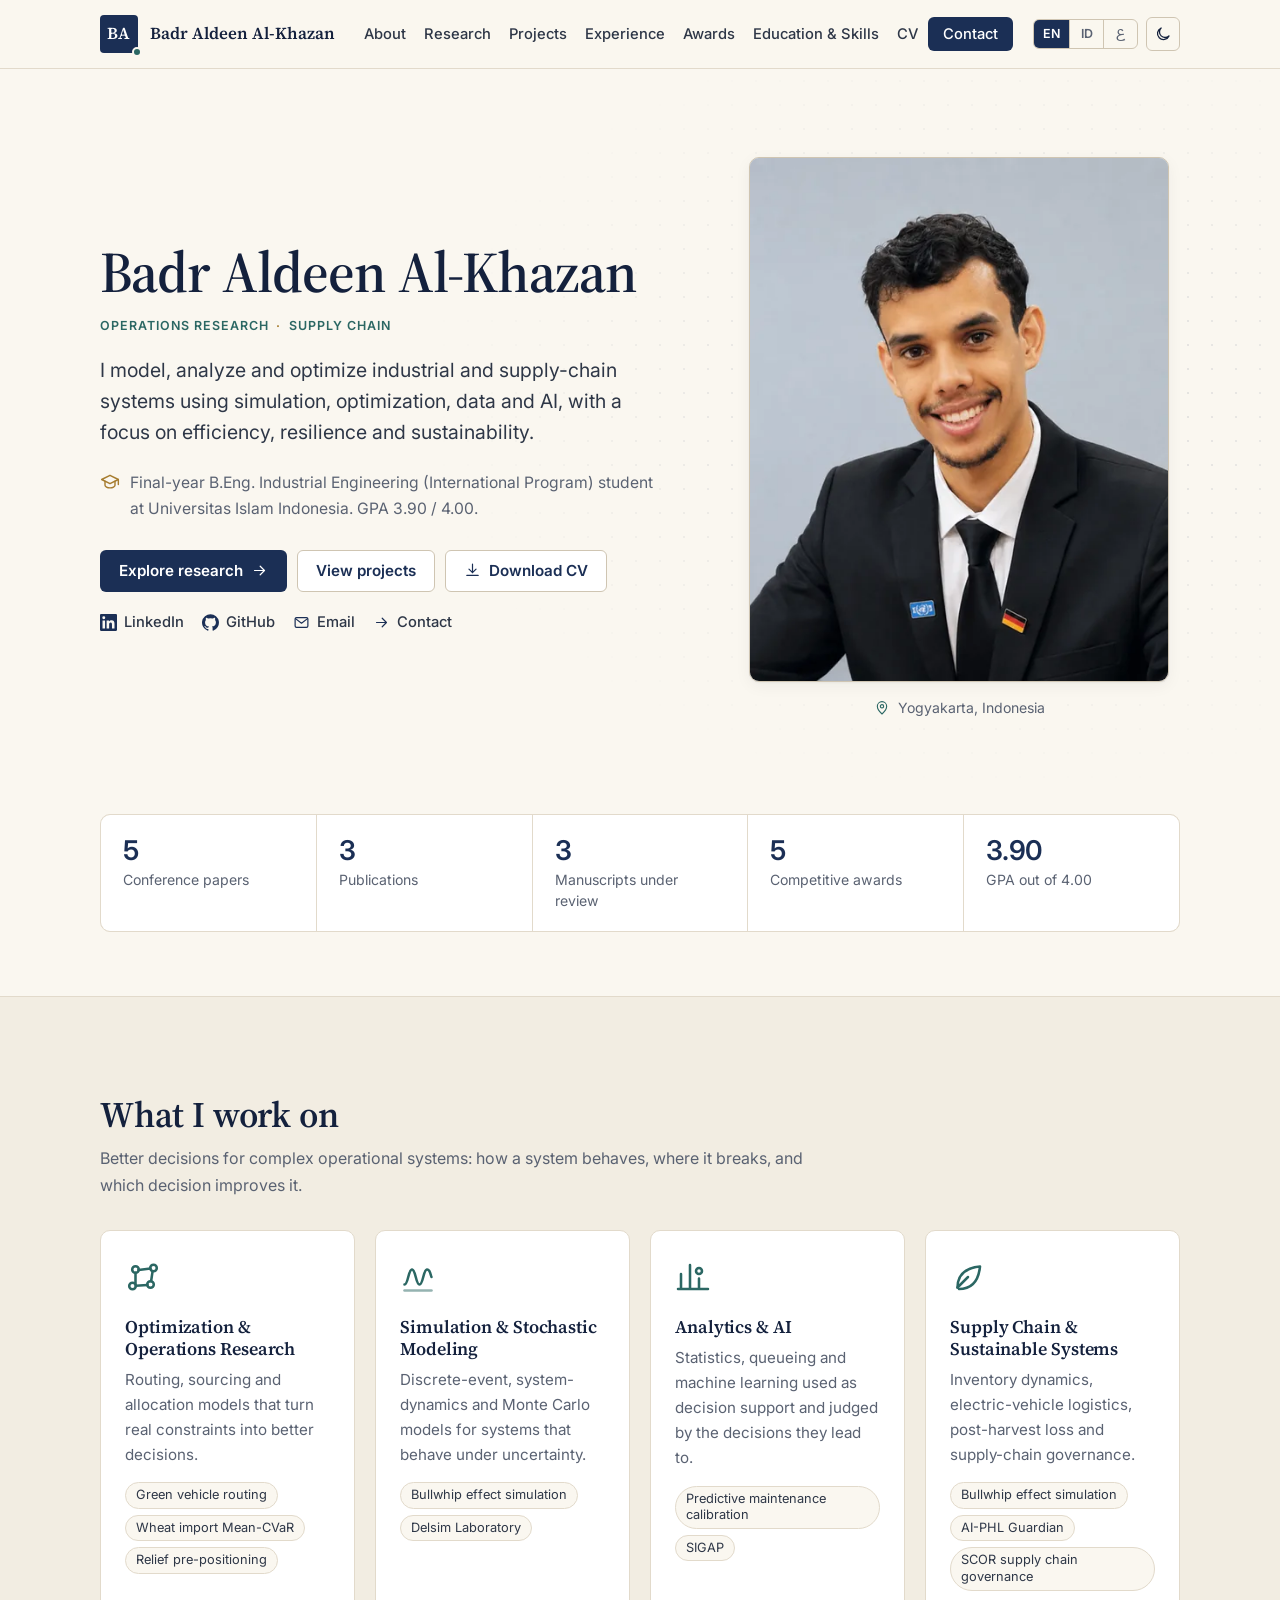
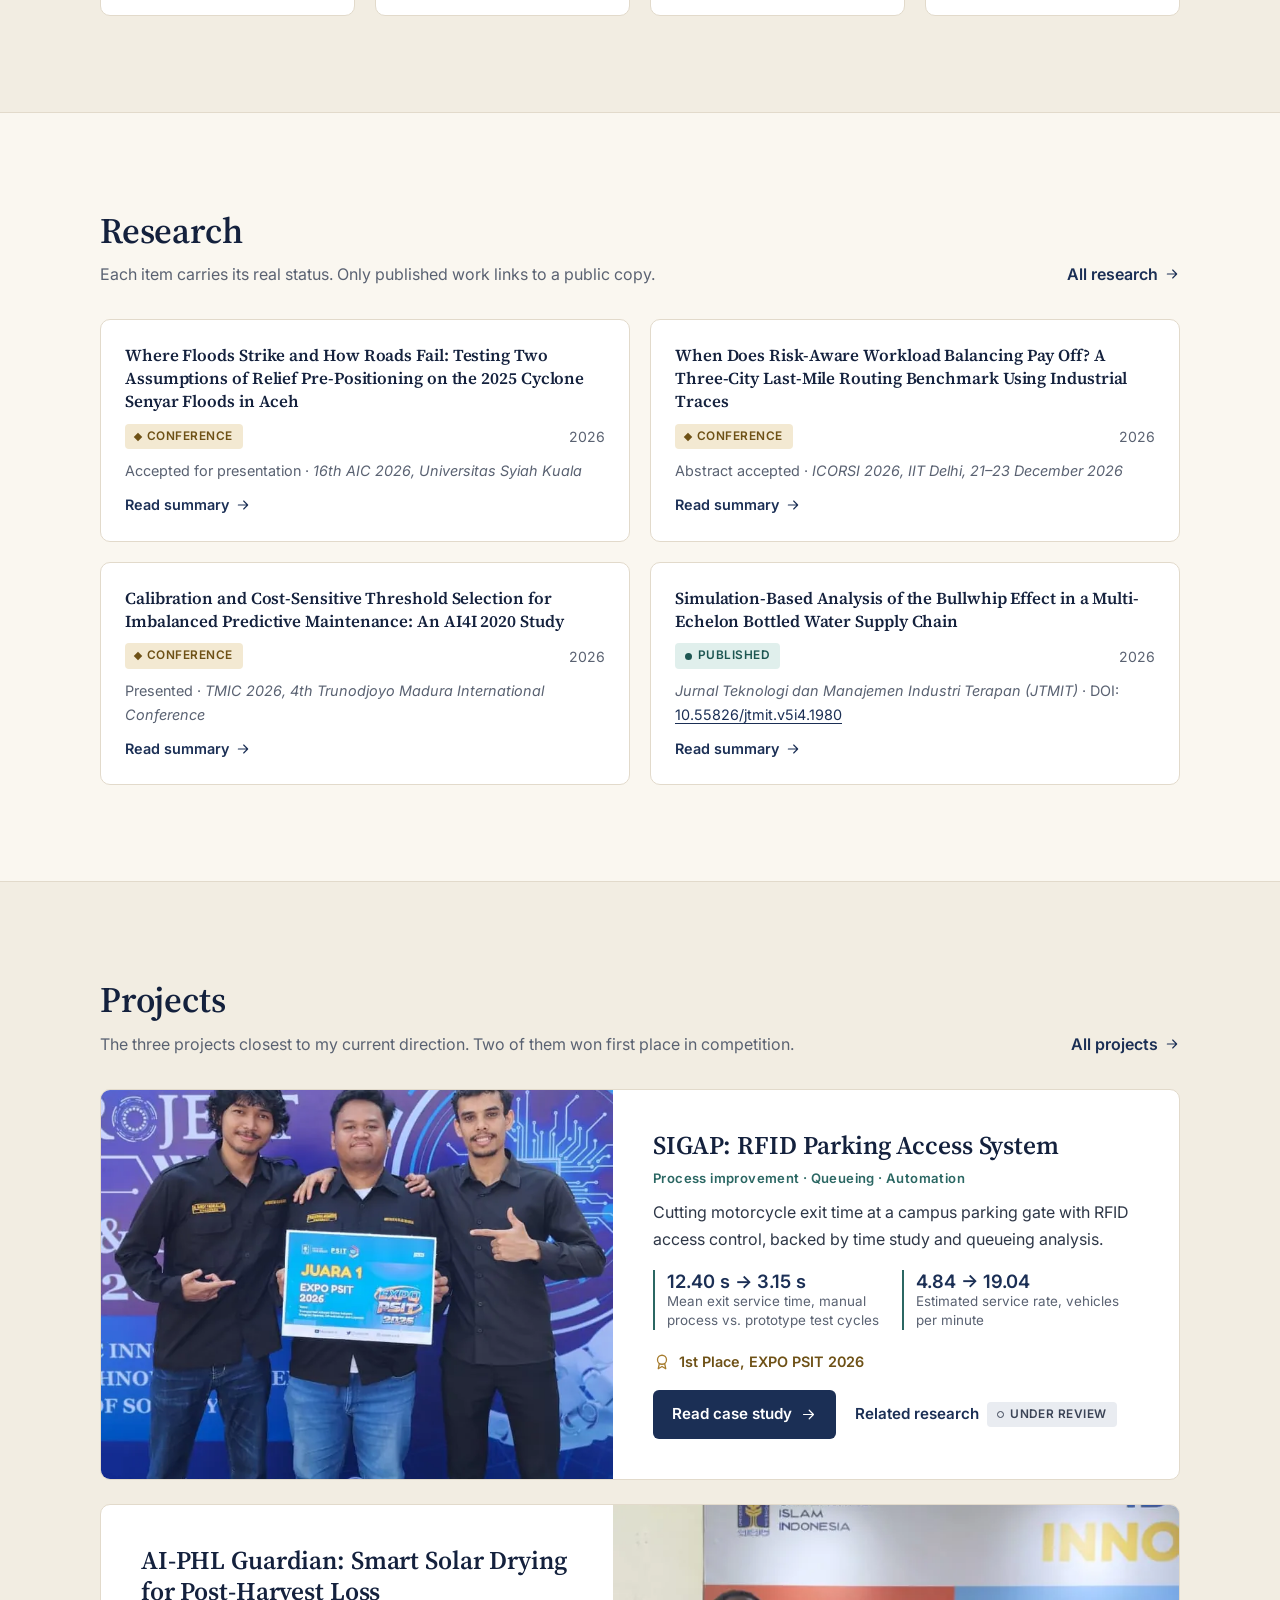
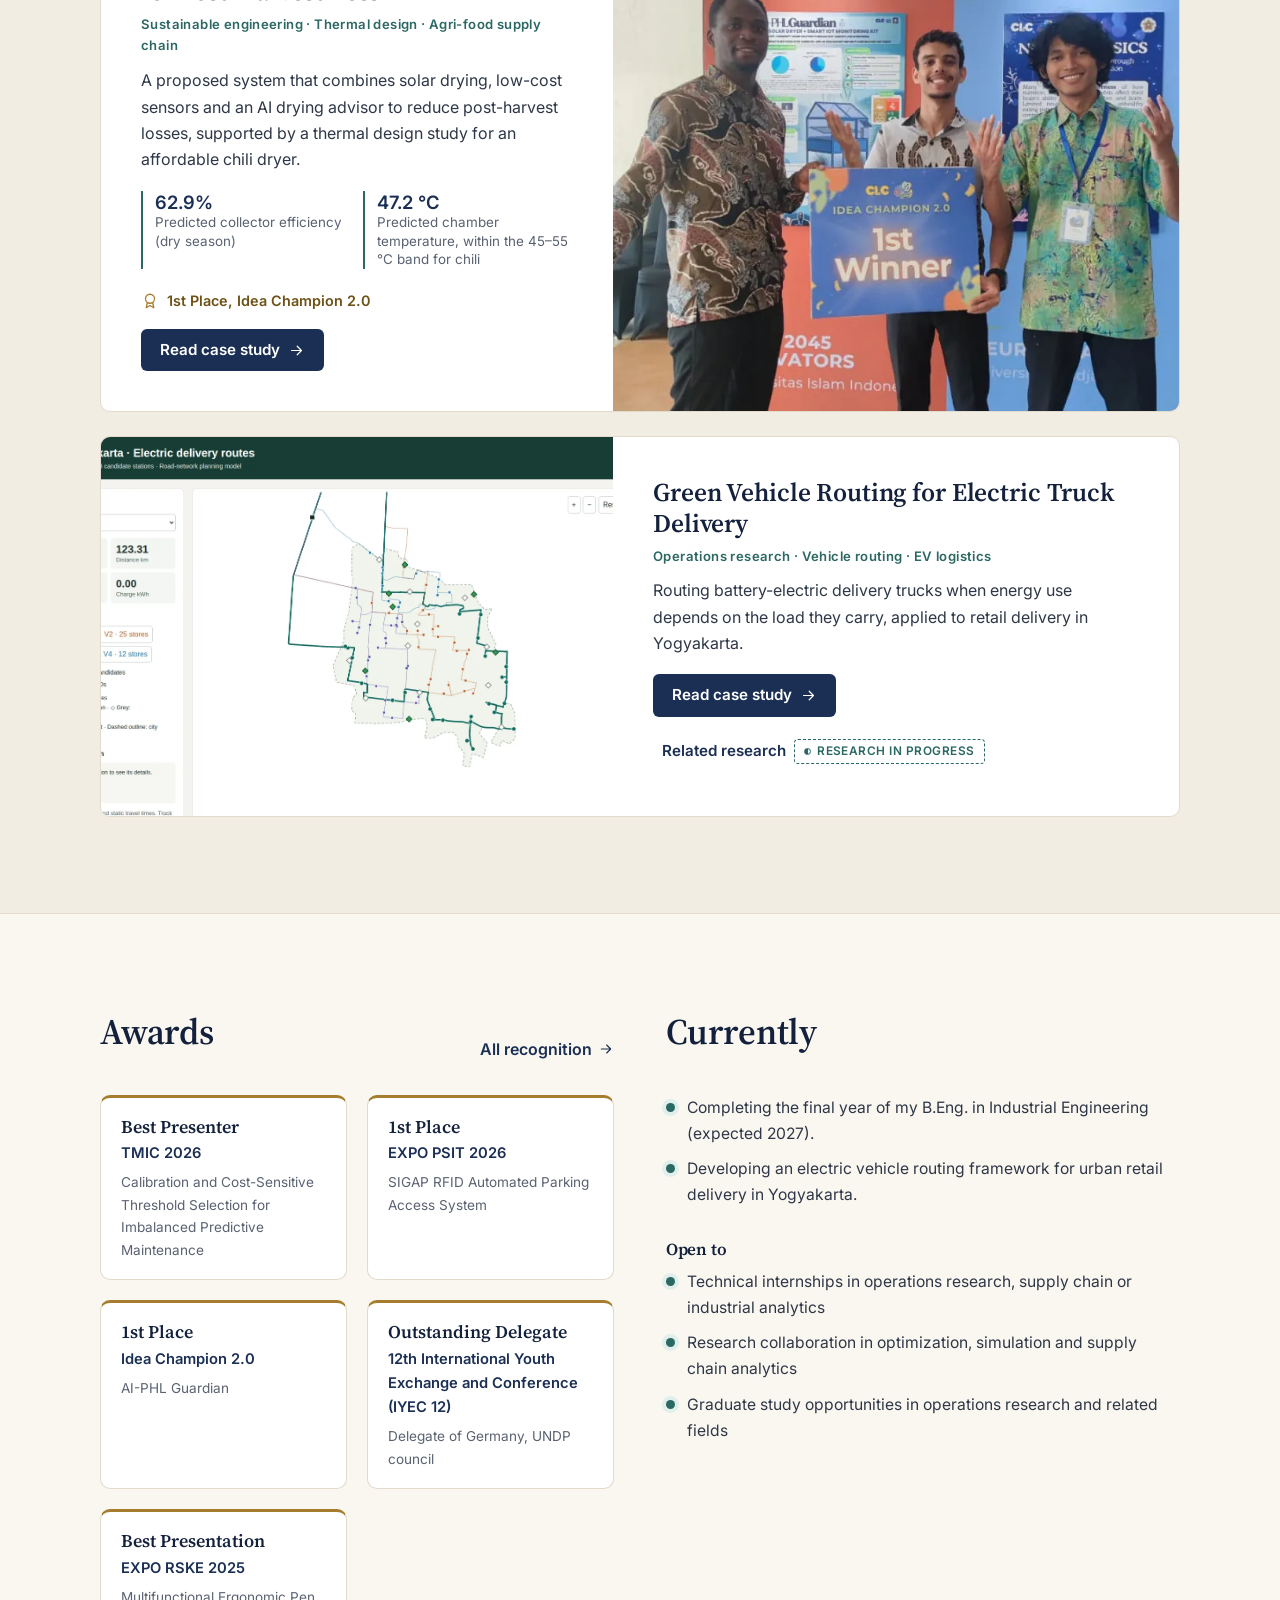
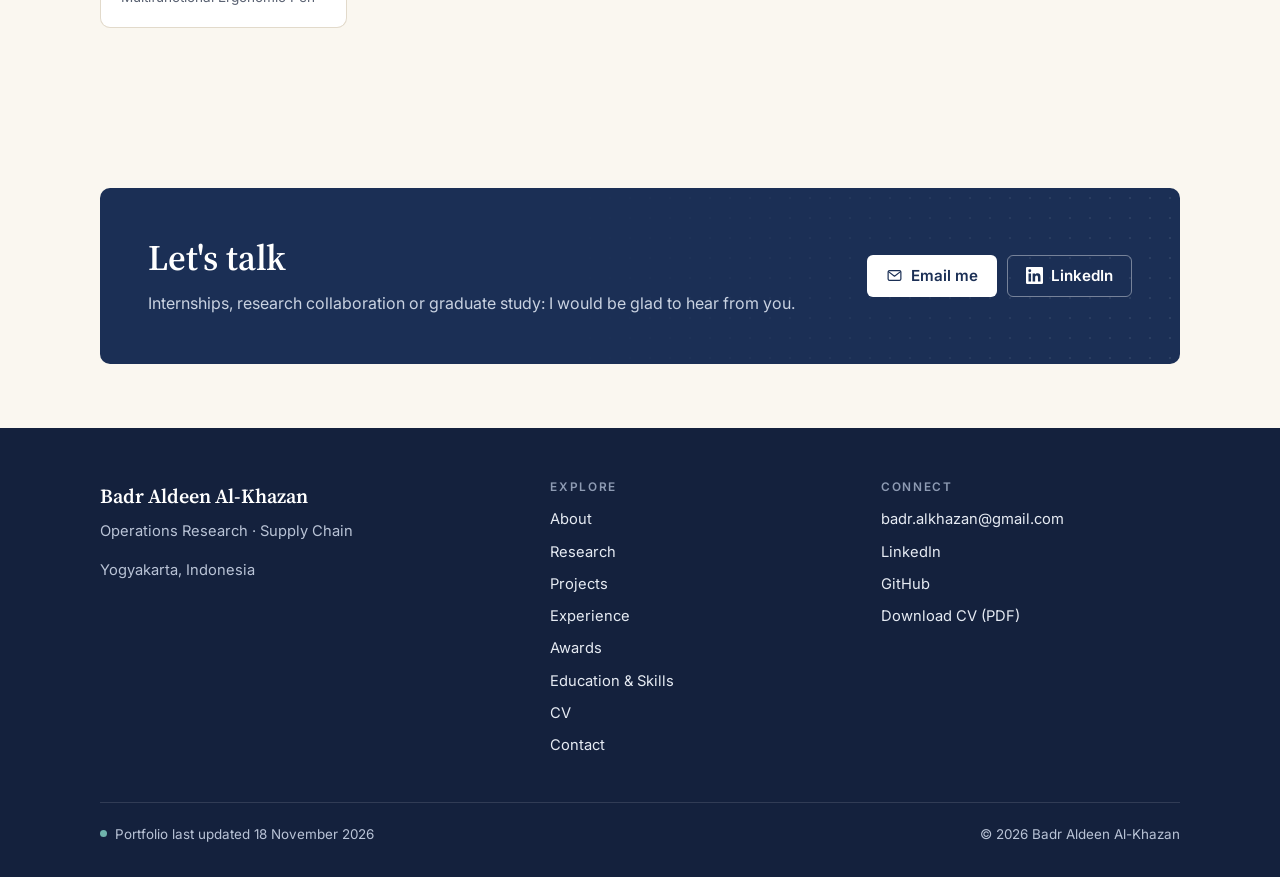
<file: index.html>
<!doctype html>
<html lang="en">
<head>
  <meta charset="utf-8">
  <meta name="viewport" content="width=device-width, initial-scale=1">
  <script>(function(){var d=document.documentElement,l=null,t=null;try{l=new URLSearchParams(location.search).get("lang")}catch(e){}try{if(l)localStorage.setItem("lang",l);else l=localStorage.getItem("lang");t=localStorage.getItem("theme")}catch(e){}if(t==="dark"||t==="light")d.setAttribute("data-theme",t);if(l==="id"||l==="ar"){d.lang=l;if(l==="ar")d.dir="rtl";d.setAttribute("data-lang-pending","")}})();</script>
  <title>Badr Aldeen Al-Khazan · Operations Research &amp; Supply Chain</title>
  <meta name="description" content="Badr Aldeen Al-Khazan is a final-year Industrial Engineering student at Universitas Islam Indonesia working on operations research and supply chain, with simulation, optimization and analytics.">
  <meta name="author" content="Badr Aldeen Al-Khazan">
  <link rel="canonical" href="https://badralkhazzan-del.github.io/">
  <meta property="og:type" content="profile">
  <meta property="og:site_name" content="Badr Aldeen Al-Khazan">
  <meta property="og:title" content="Badr Aldeen Al-Khazan · Operations Research &amp; Supply Chain">
  <meta property="og:description" content="Badr Aldeen Al-Khazan is a final-year Industrial Engineering student at Universitas Islam Indonesia working on operations research and supply chain, with simulation, optimization and analytics.">
  <meta property="og:url" content="https://badralkhazzan-del.github.io/">
  <meta property="og:image" content="https://badralkhazzan-del.github.io/assets/og-image.jpg">
  <meta property="og:image:width" content="1200">
  <meta property="og:image:height" content="630">
  <meta property="og:image:alt" content="Badr Aldeen Al-Khazan, Operations Research and Supply Chain">
  <meta name="twitter:card" content="summary_large_image">
  <meta name="theme-color" content="#FAF7F0">
  <link rel="icon" href="assets/favicon.svg" type="image/svg+xml">
  <link rel="icon" href="assets/favicon-32.png" sizes="32x32" type="image/png">
  <link rel="apple-touch-icon" href="assets/apple-touch-icon.png">
  <link rel="preconnect" href="https://fonts.googleapis.com">
  <link rel="preconnect" href="https://fonts.gstatic.com" crossorigin>
  <link rel="stylesheet" href="https://fonts.googleapis.com/css2?family=Inter:wght@400;500;600&family=Source+Serif+4:opsz,wght@8..60,500;8..60,600&family=IBM+Plex+Sans+Arabic:wght@400;500;600&family=Noto+Naskh+Arabic:wght@500;600&display=swap">
  <link rel="stylesheet" href="assets/css/main.css?v=20261023">
</head>
<body data-page="home">
  <a class="skip-link" href="#main">Skip to content</a>
  <header class="site-header" id="site-header"></header>
  <main id="main">
    <div id="page-content"></div>
    <noscript><p>This site builds its pages with JavaScript. You can still <a href="assets/Badr_Aldeen_CV.pdf">download the CV (PDF)</a>.</p></noscript>
  </main>
  <footer class="site-footer" id="site-footer"></footer>
  <script src="data/site.js?v=20261023"></script>
  <script src="data/links.js?v=20261023"></script>
  <script src="data/research.js?v=20261023"></script>
  <script src="data/projects.js?v=20261023"></script>
  <script src="data/experience.js?v=20261023"></script>
  <script src="data/awards.js?v=20261023"></script>
  <script src="data/education.js?v=20261023"></script>
  <script src="data/programs.js?v=20261023"></script>
  <script src="data/skills.js?v=20261023"></script>
  <script src="assets/js/app.js?v=20261023"></script>
</body>
</html>
</file>
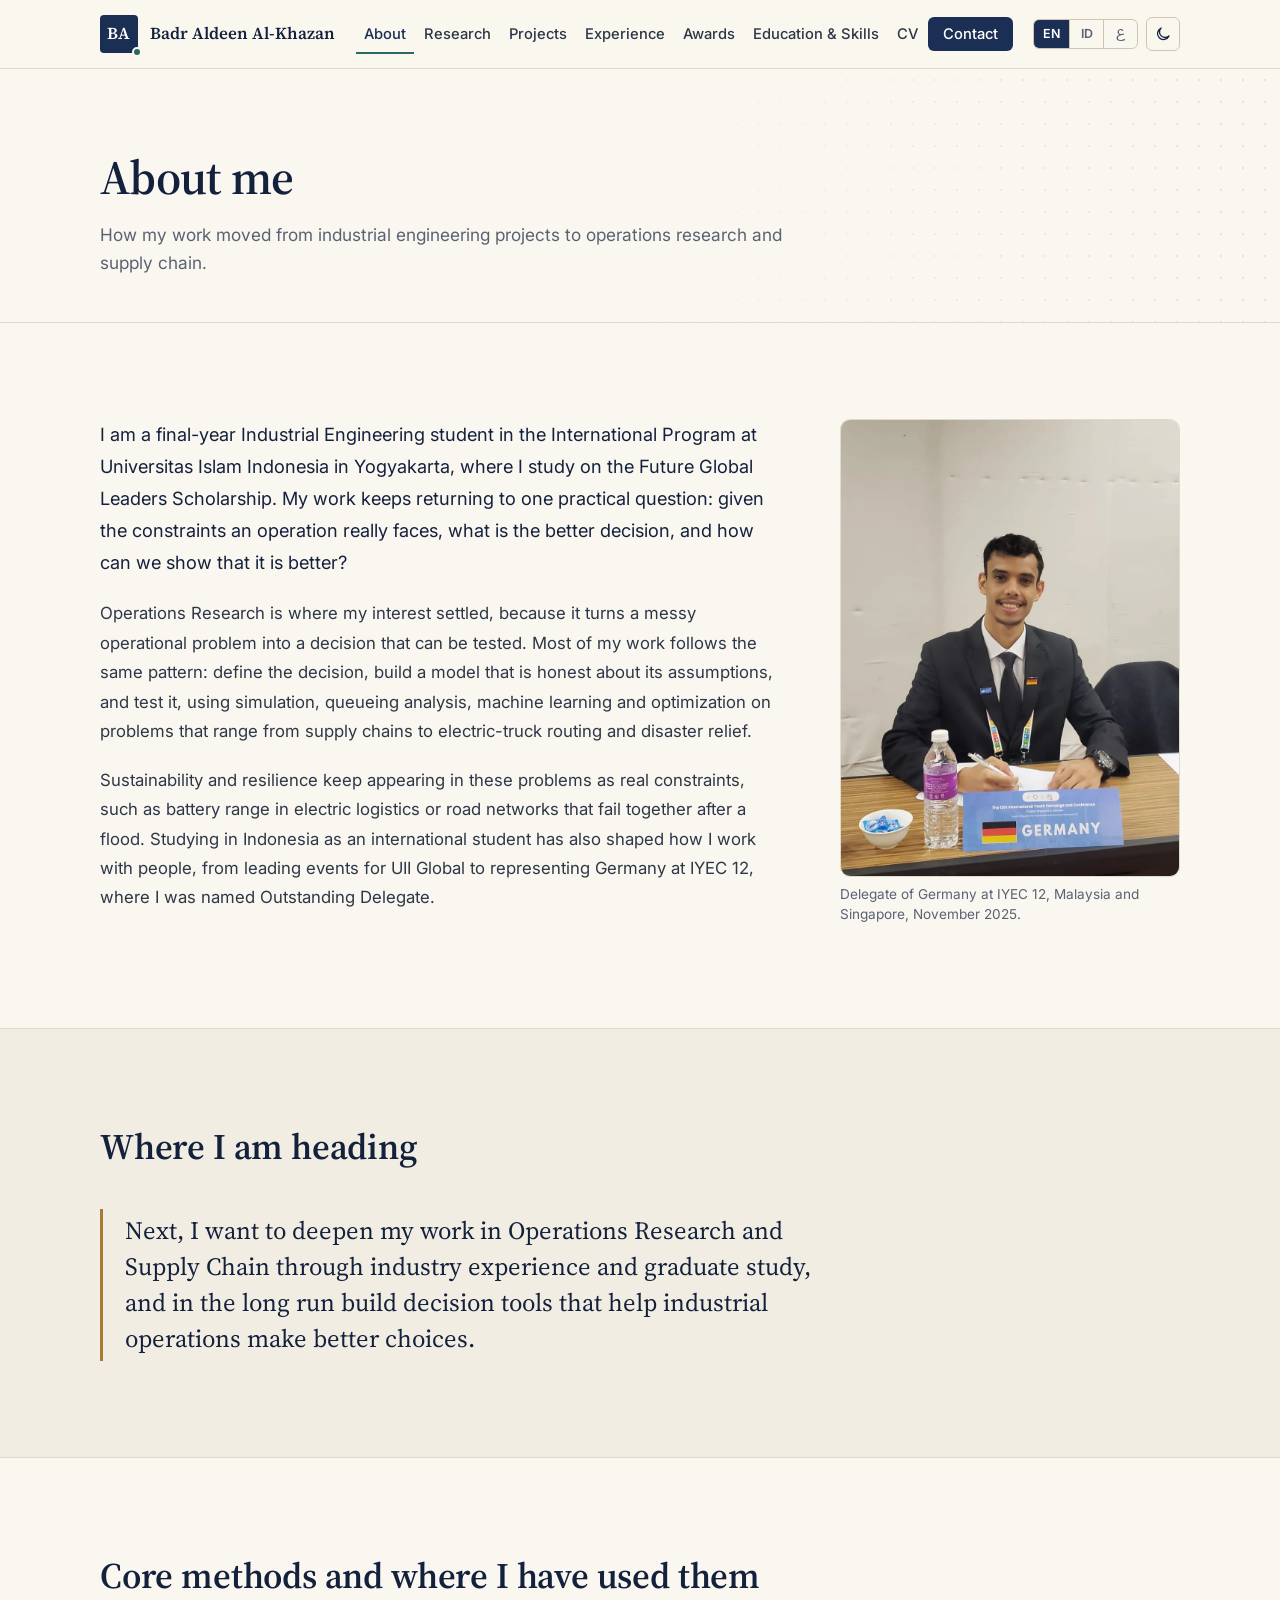
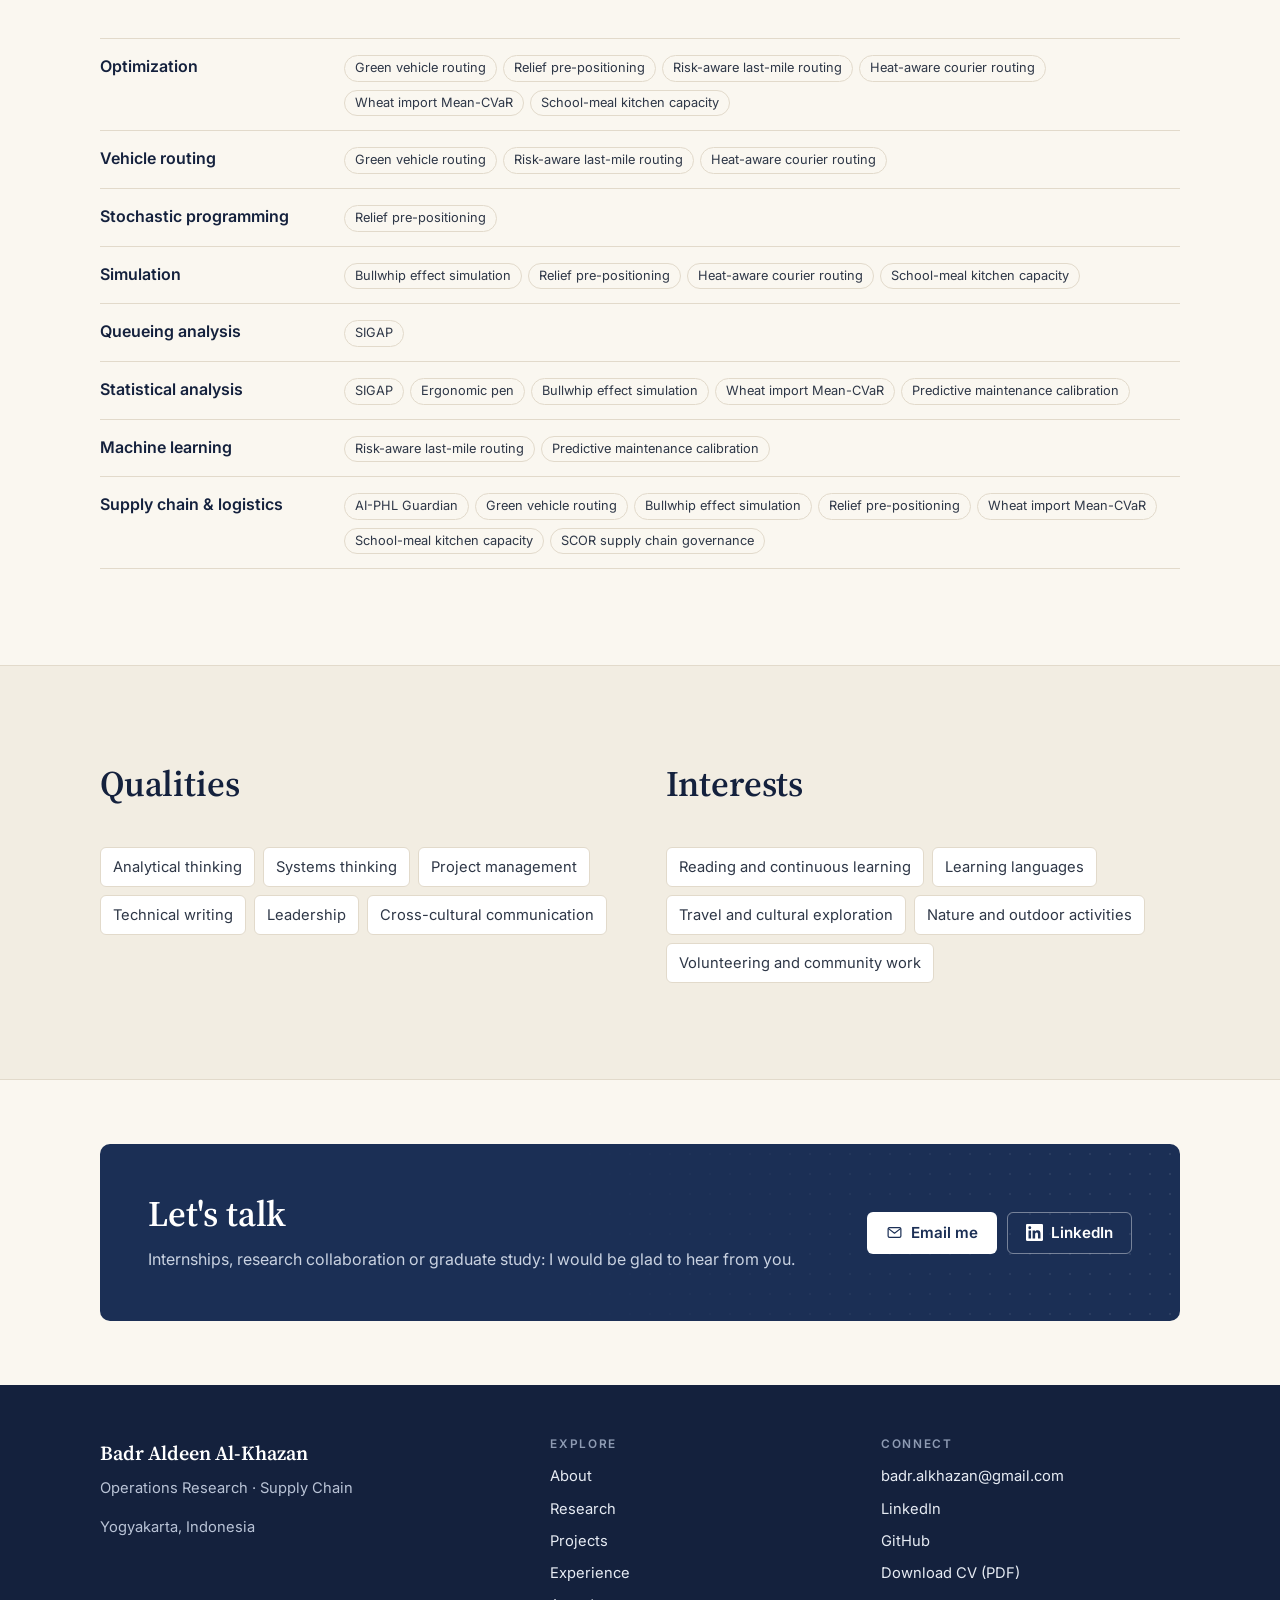
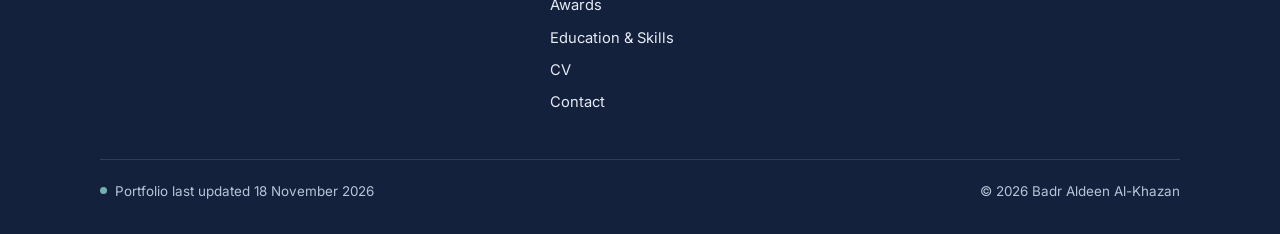
<file: about.html>
<!doctype html>
<html lang="en">
<head>
  <meta charset="utf-8">
  <meta name="viewport" content="width=device-width, initial-scale=1">
  <script>(function(){var d=document.documentElement,l=null,t=null;try{l=new URLSearchParams(location.search).get("lang")}catch(e){}try{if(l)localStorage.setItem("lang",l);else l=localStorage.getItem("lang");t=localStorage.getItem("theme")}catch(e){}if(t==="dark"||t==="light")d.setAttribute("data-theme",t);if(l==="id"||l==="ar"){d.lang=l;if(l==="ar")d.dir="rtl";d.setAttribute("data-lang-pending","")}})();</script>
  <title>About · Badr Aldeen Al-Khazan</title>
  <meta name="description" content="How Badr Aldeen Al-Khazan&#x27;s work has moved from industrial engineering toward operations research and supply chain, and where it is heading.">
  <meta name="author" content="Badr Aldeen Al-Khazan">
  <link rel="canonical" href="https://badralkhazzan-del.github.io/about.html">
  <meta property="og:type" content="website">
  <meta property="og:site_name" content="Badr Aldeen Al-Khazan">
  <meta property="og:title" content="About · Badr Aldeen Al-Khazan">
  <meta property="og:description" content="How Badr Aldeen Al-Khazan&#x27;s work has moved from industrial engineering toward operations research and supply chain, and where it is heading.">
  <meta property="og:url" content="https://badralkhazzan-del.github.io/about.html">
  <meta property="og:image" content="https://badralkhazzan-del.github.io/assets/og-image.jpg">
  <meta property="og:image:width" content="1200">
  <meta property="og:image:height" content="630">
  <meta property="og:image:alt" content="Badr Aldeen Al-Khazan, Operations Research and Supply Chain">
  <meta name="twitter:card" content="summary_large_image">
  <meta name="theme-color" content="#FAF7F0">
  <link rel="icon" href="assets/favicon.svg" type="image/svg+xml">
  <link rel="icon" href="assets/favicon-32.png" sizes="32x32" type="image/png">
  <link rel="apple-touch-icon" href="assets/apple-touch-icon.png">
  <link rel="preconnect" href="https://fonts.googleapis.com">
  <link rel="preconnect" href="https://fonts.gstatic.com" crossorigin>
  <link rel="stylesheet" href="https://fonts.googleapis.com/css2?family=Inter:wght@400;500;600&family=Source+Serif+4:opsz,wght@8..60,500;8..60,600&family=IBM+Plex+Sans+Arabic:wght@400;500;600&family=Noto+Naskh+Arabic:wght@500;600&display=swap">
  <link rel="stylesheet" href="assets/css/main.css?v=20261023">
</head>
<body data-page="about">
  <a class="skip-link" href="#main">Skip to content</a>
  <header class="site-header" id="site-header"></header>
  <main id="main">
    <section class="page-intro" id="page-intro"><div class="wrap">
      <h1>About me</h1>
      <p>How my work moved from industrial engineering projects to operations research and supply chain.</p>
    </div></section>
    <div id="page-content"></div>
    <noscript><p>This site builds its pages with JavaScript. You can still <a href="assets/Badr_Aldeen_CV.pdf">download the CV (PDF)</a>.</p></noscript>
  </main>
  <footer class="site-footer" id="site-footer"></footer>
  <script src="data/site.js?v=20261023"></script>
  <script src="data/links.js?v=20261023"></script>
  <script src="data/research.js?v=20261023"></script>
  <script src="data/projects.js?v=20261023"></script>
  <script src="data/experience.js?v=20261023"></script>
  <script src="data/awards.js?v=20261023"></script>
  <script src="data/education.js?v=20261023"></script>
  <script src="data/programs.js?v=20261023"></script>
  <script src="data/skills.js?v=20261023"></script>
  <script src="assets/js/app.js?v=20261023"></script>
</body>
</html>
</file>
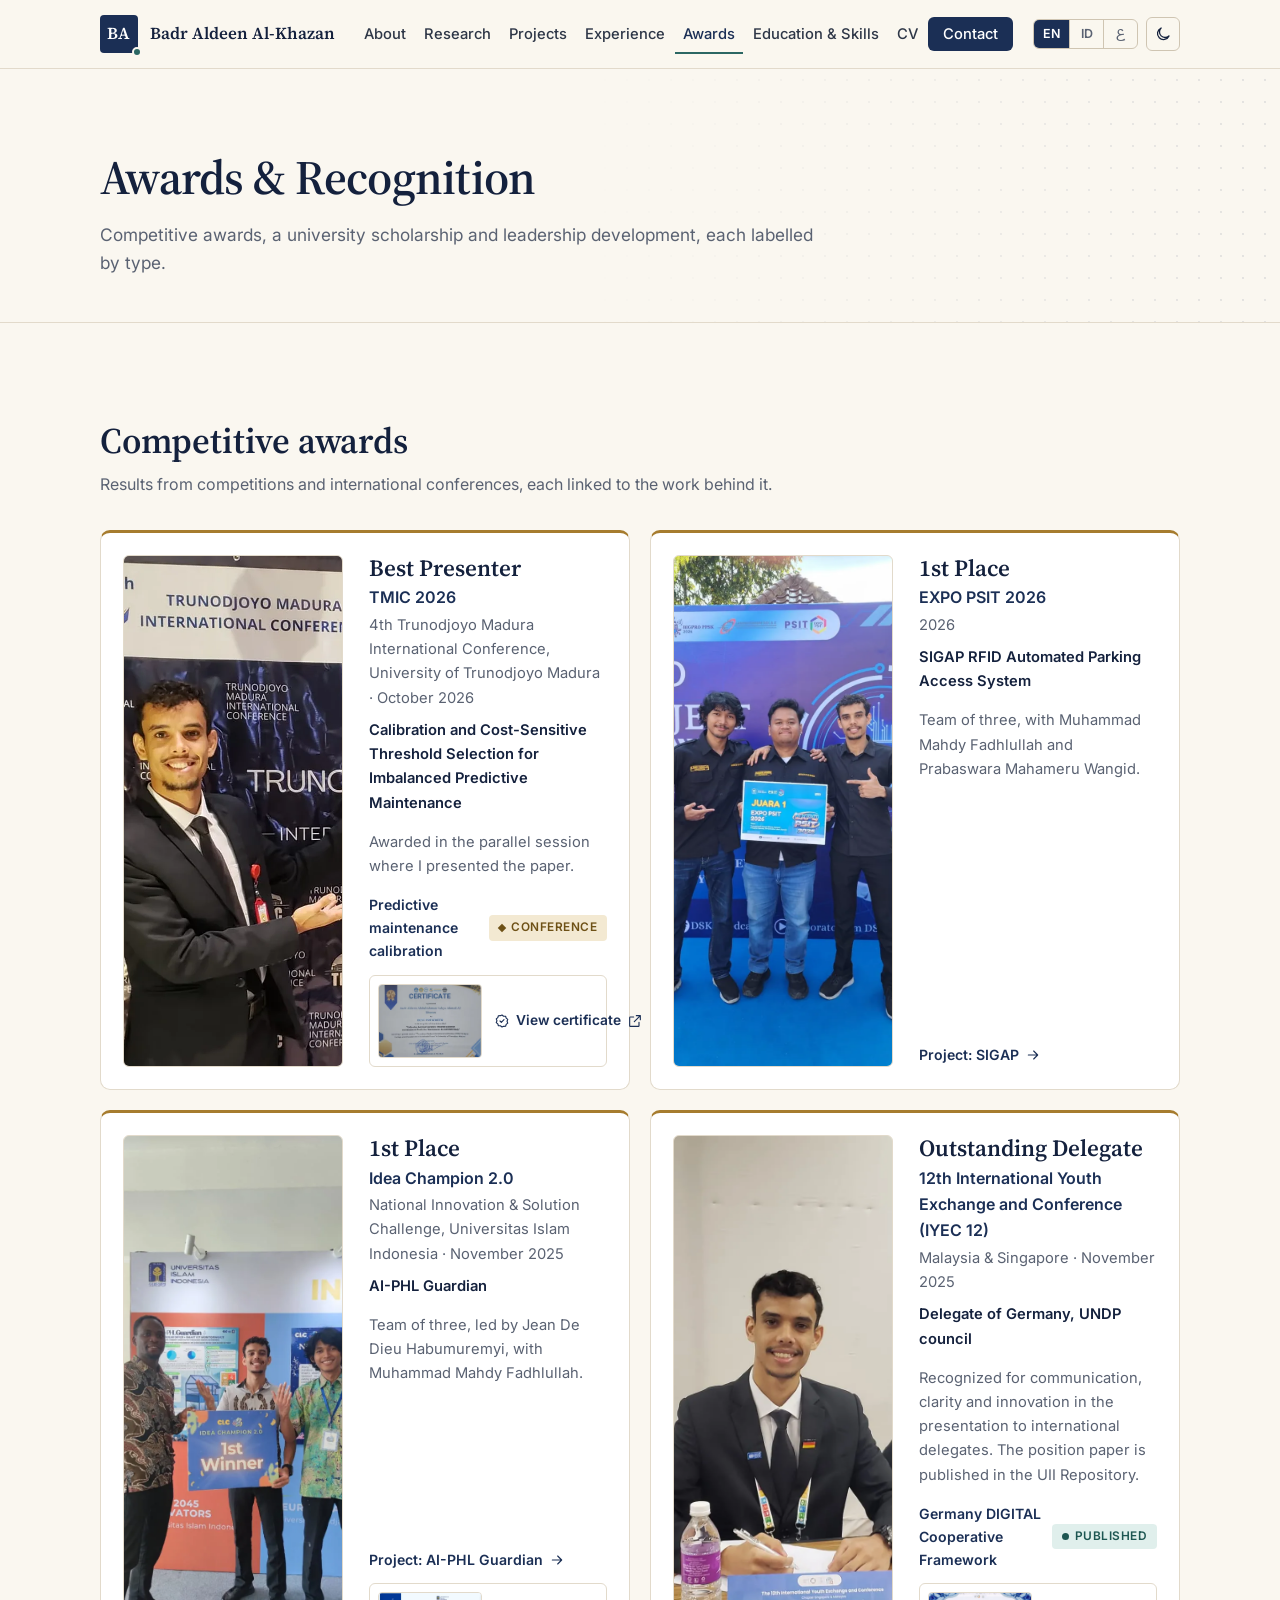
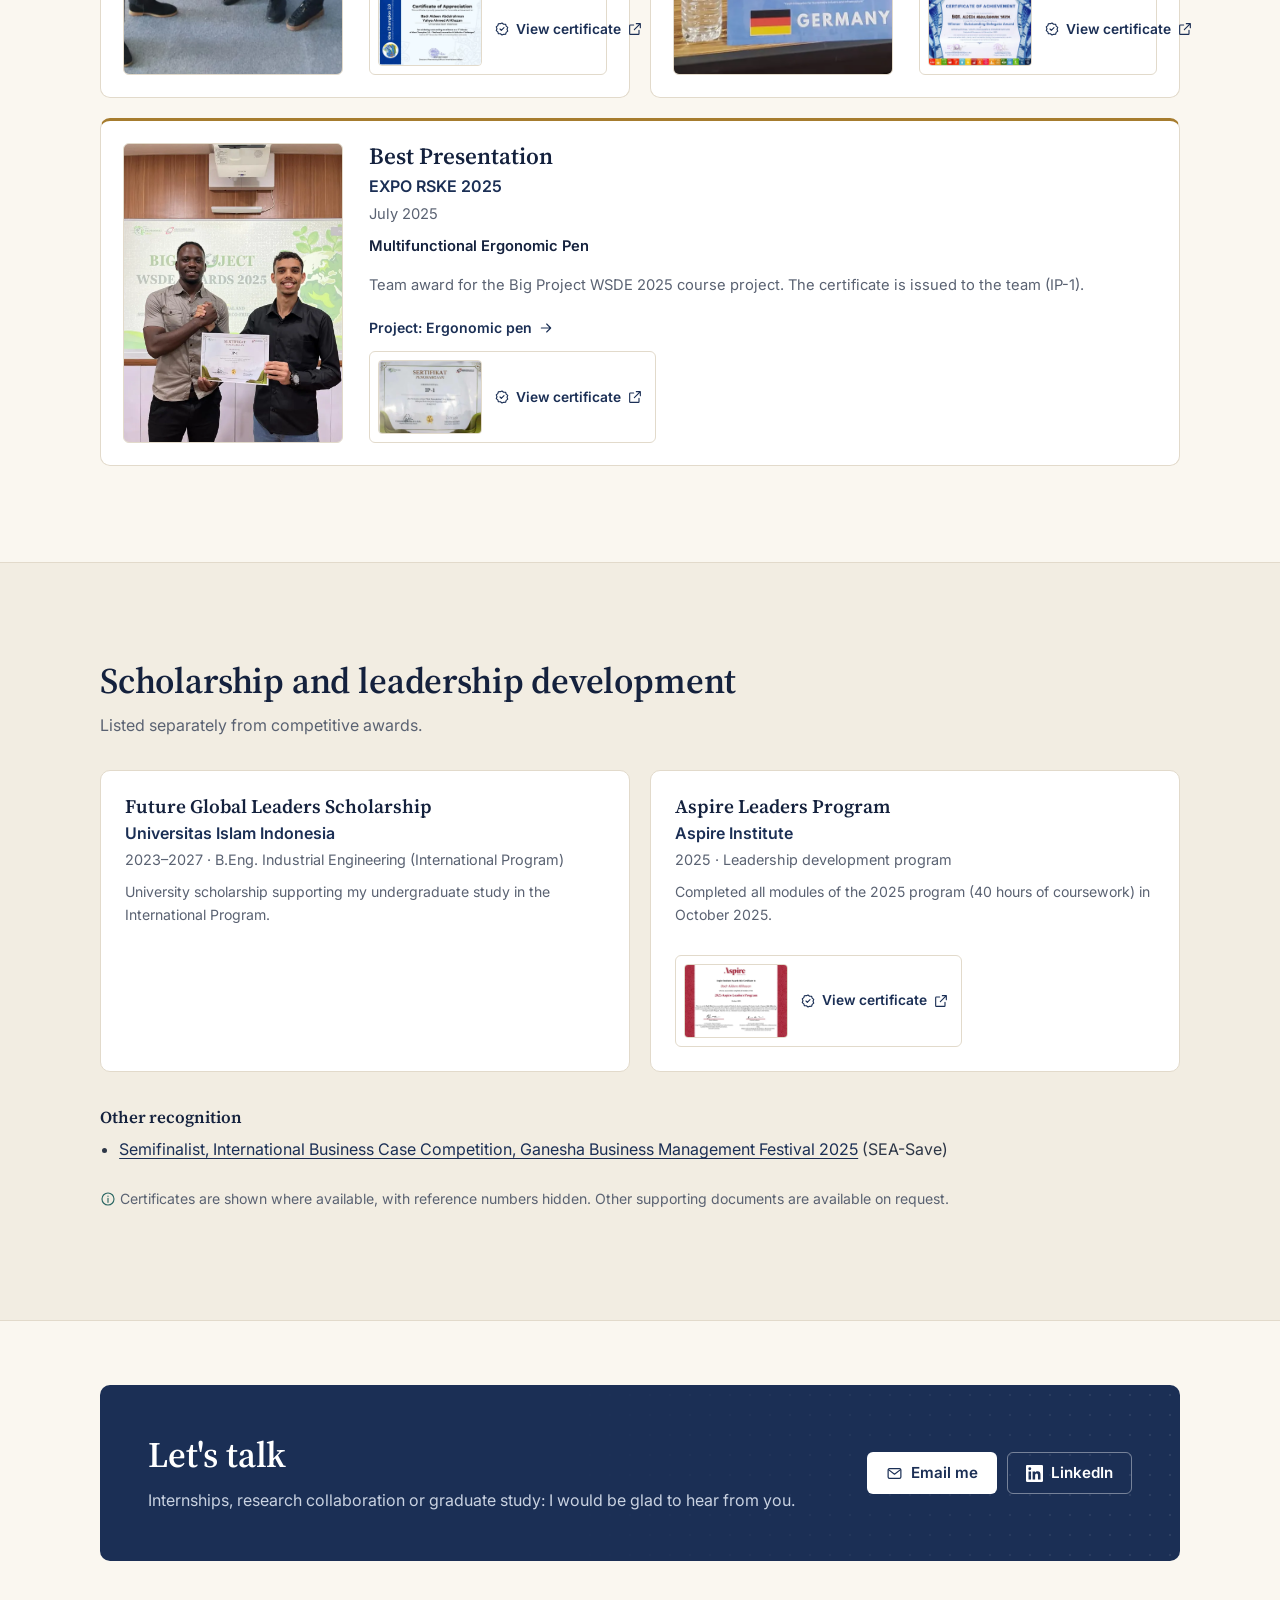
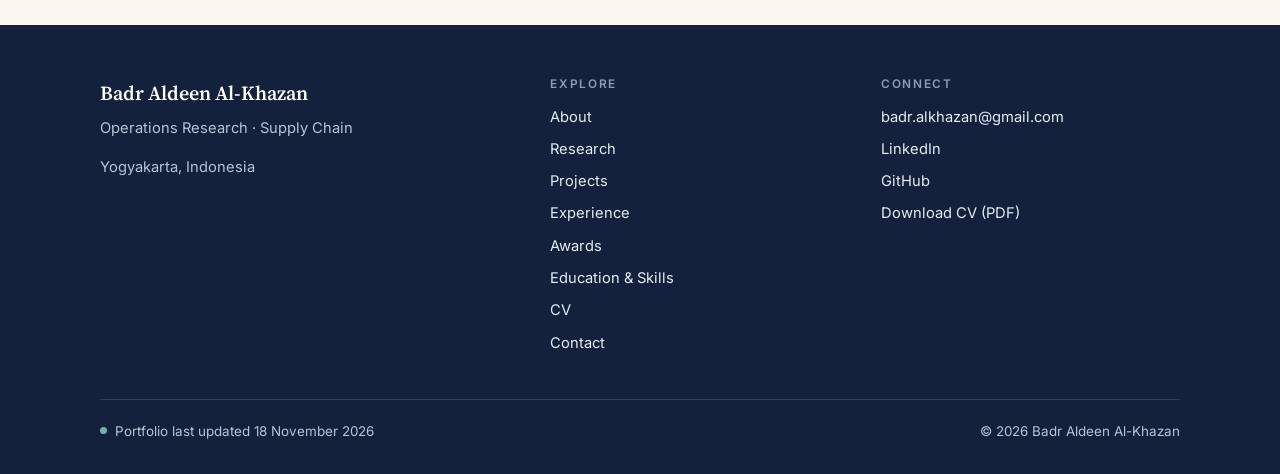
<file: awards.html>
<!doctype html>
<html lang="en">
<head>
  <meta charset="utf-8">
  <meta name="viewport" content="width=device-width, initial-scale=1">
  <script>(function(){var d=document.documentElement,l=null,t=null;try{l=new URLSearchParams(location.search).get("lang")}catch(e){}try{if(l)localStorage.setItem("lang",l);else l=localStorage.getItem("lang");t=localStorage.getItem("theme")}catch(e){}if(t==="dark"||t==="light")d.setAttribute("data-theme",t);if(l==="id"||l==="ar"){d.lang=l;if(l==="ar")d.dir="rtl";d.setAttribute("data-lang-pending","")}})();</script>
  <title>Awards &amp; Recognition · Badr Aldeen Al-Khazan</title>
  <meta name="description" content="Competitive awards, scholarship and leadership development of Badr Aldeen Al-Khazan.">
  <meta name="author" content="Badr Aldeen Al-Khazan">
  <link rel="canonical" href="https://badralkhazzan-del.github.io/awards.html">
  <meta property="og:type" content="website">
  <meta property="og:site_name" content="Badr Aldeen Al-Khazan">
  <meta property="og:title" content="Awards &amp; Recognition · Badr Aldeen Al-Khazan">
  <meta property="og:description" content="Competitive awards, scholarship and leadership development of Badr Aldeen Al-Khazan.">
  <meta property="og:url" content="https://badralkhazzan-del.github.io/awards.html">
  <meta property="og:image" content="https://badralkhazzan-del.github.io/assets/og-image.jpg">
  <meta property="og:image:width" content="1200">
  <meta property="og:image:height" content="630">
  <meta property="og:image:alt" content="Badr Aldeen Al-Khazan, Operations Research and Supply Chain">
  <meta name="twitter:card" content="summary_large_image">
  <meta name="theme-color" content="#FAF7F0">
  <link rel="icon" href="assets/favicon.svg" type="image/svg+xml">
  <link rel="icon" href="assets/favicon-32.png" sizes="32x32" type="image/png">
  <link rel="apple-touch-icon" href="assets/apple-touch-icon.png">
  <link rel="preconnect" href="https://fonts.googleapis.com">
  <link rel="preconnect" href="https://fonts.gstatic.com" crossorigin>
  <link rel="stylesheet" href="https://fonts.googleapis.com/css2?family=Inter:wght@400;500;600&family=Source+Serif+4:opsz,wght@8..60,500;8..60,600&family=IBM+Plex+Sans+Arabic:wght@400;500;600&family=Noto+Naskh+Arabic:wght@500;600&display=swap">
  <link rel="stylesheet" href="assets/css/main.css?v=20261023">
</head>
<body data-page="awards">
  <a class="skip-link" href="#main">Skip to content</a>
  <header class="site-header" id="site-header"></header>
  <main id="main">
    <section class="page-intro" id="page-intro"><div class="wrap">
      <h1>Awards &amp; Recognition</h1>
      <p>Competitive awards, a university scholarship and leadership development, each labelled by type.</p>
    </div></section>
    <div id="page-content"></div>
    <noscript><p>This site builds its pages with JavaScript. You can still <a href="assets/Badr_Aldeen_CV.pdf">download the CV (PDF)</a>.</p></noscript>
  </main>
  <footer class="site-footer" id="site-footer"></footer>
  <script src="data/site.js?v=20261023"></script>
  <script src="data/links.js?v=20261023"></script>
  <script src="data/research.js?v=20261023"></script>
  <script src="data/projects.js?v=20261023"></script>
  <script src="data/experience.js?v=20261023"></script>
  <script src="data/awards.js?v=20261023"></script>
  <script src="data/education.js?v=20261023"></script>
  <script src="data/programs.js?v=20261023"></script>
  <script src="data/skills.js?v=20261023"></script>
  <script src="assets/js/app.js?v=20261023"></script>
</body>
</html>
</file>
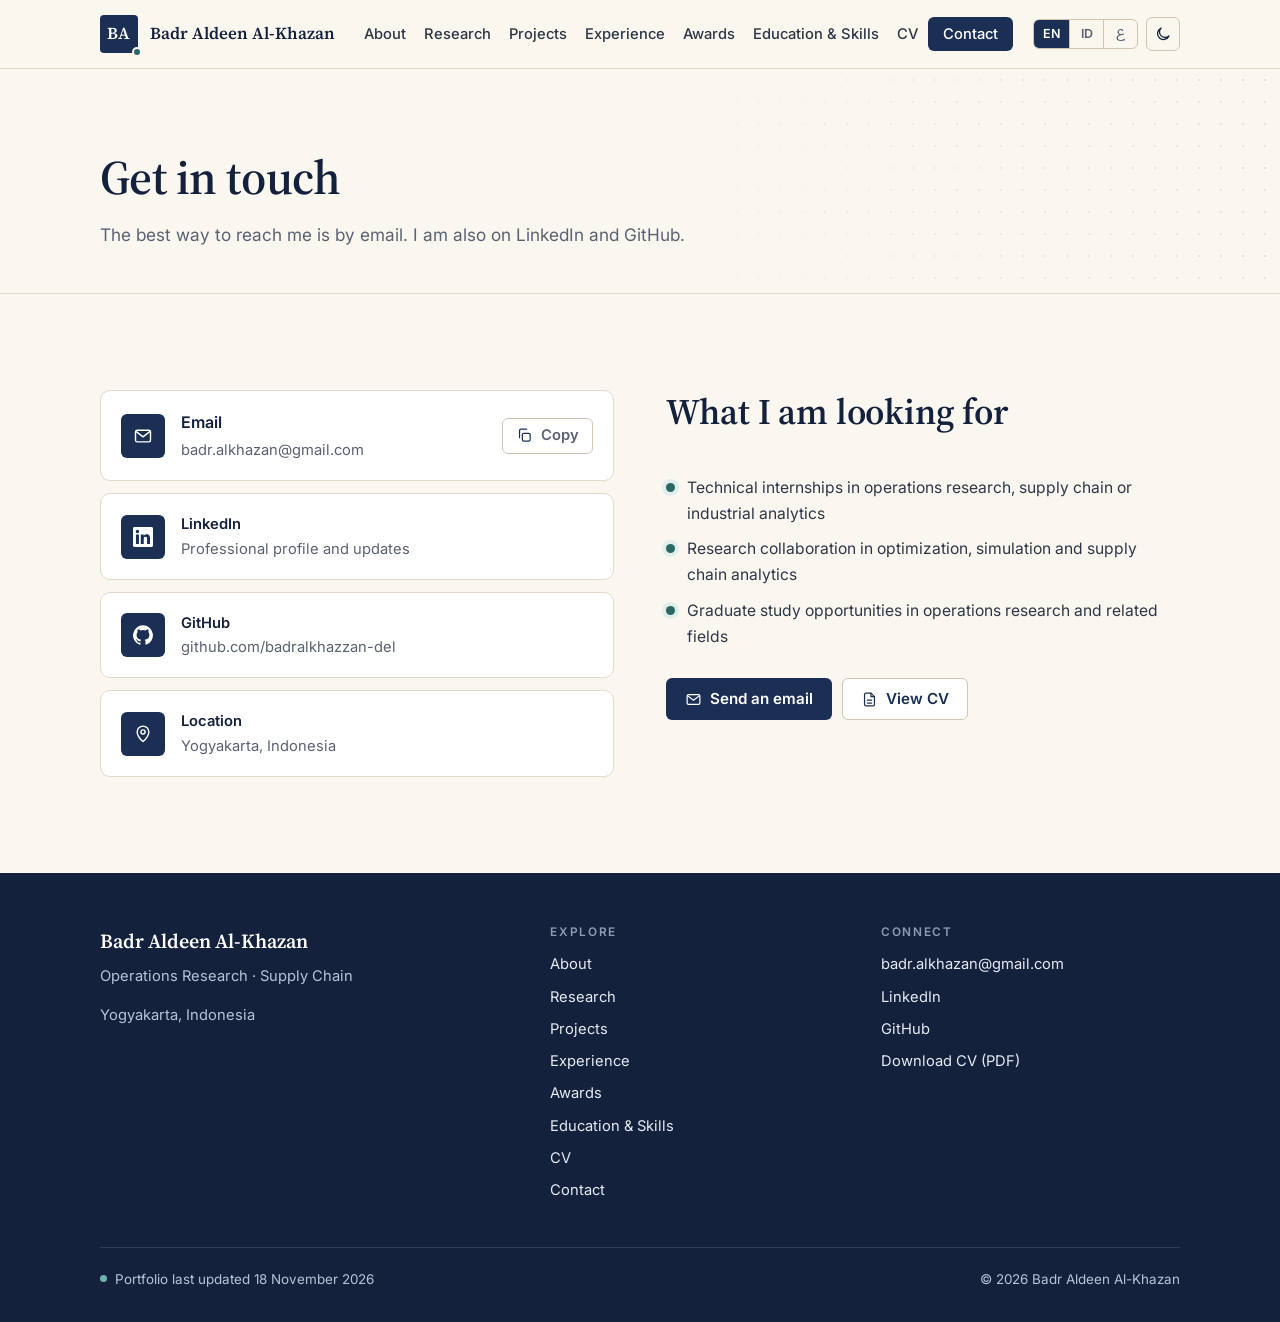
<file: contact.html>
<!doctype html>
<html lang="en">
<head>
  <meta charset="utf-8">
  <meta name="viewport" content="width=device-width, initial-scale=1">
  <script>(function(){var d=document.documentElement,l=null,t=null;try{l=new URLSearchParams(location.search).get("lang")}catch(e){}try{if(l)localStorage.setItem("lang",l);else l=localStorage.getItem("lang");t=localStorage.getItem("theme")}catch(e){}if(t==="dark"||t==="light")d.setAttribute("data-theme",t);if(l==="id"||l==="ar"){d.lang=l;if(l==="ar")d.dir="rtl";d.setAttribute("data-lang-pending","")}})();</script>
  <title>Contact · Badr Aldeen Al-Khazan</title>
  <meta name="description" content="Contact Badr Aldeen Al-Khazan by email, LinkedIn or GitHub.">
  <meta name="author" content="Badr Aldeen Al-Khazan">
  <link rel="canonical" href="https://badralkhazzan-del.github.io/contact.html">
  <meta property="og:type" content="website">
  <meta property="og:site_name" content="Badr Aldeen Al-Khazan">
  <meta property="og:title" content="Contact · Badr Aldeen Al-Khazan">
  <meta property="og:description" content="Contact Badr Aldeen Al-Khazan by email, LinkedIn or GitHub.">
  <meta property="og:url" content="https://badralkhazzan-del.github.io/contact.html">
  <meta property="og:image" content="https://badralkhazzan-del.github.io/assets/og-image.jpg">
  <meta property="og:image:width" content="1200">
  <meta property="og:image:height" content="630">
  <meta property="og:image:alt" content="Badr Aldeen Al-Khazan, Operations Research and Supply Chain">
  <meta name="twitter:card" content="summary_large_image">
  <meta name="theme-color" content="#FAF7F0">
  <link rel="icon" href="assets/favicon.svg" type="image/svg+xml">
  <link rel="icon" href="assets/favicon-32.png" sizes="32x32" type="image/png">
  <link rel="apple-touch-icon" href="assets/apple-touch-icon.png">
  <link rel="preconnect" href="https://fonts.googleapis.com">
  <link rel="preconnect" href="https://fonts.gstatic.com" crossorigin>
  <link rel="stylesheet" href="https://fonts.googleapis.com/css2?family=Inter:wght@400;500;600&family=Source+Serif+4:opsz,wght@8..60,500;8..60,600&family=IBM+Plex+Sans+Arabic:wght@400;500;600&family=Noto+Naskh+Arabic:wght@500;600&display=swap">
  <link rel="stylesheet" href="assets/css/main.css?v=20261023">
</head>
<body data-page="contact">
  <a class="skip-link" href="#main">Skip to content</a>
  <header class="site-header" id="site-header"></header>
  <main id="main">
    <section class="page-intro" id="page-intro"><div class="wrap">
      <h1>Get in touch</h1>
      <p>The best way to reach me is by email. I am also on LinkedIn and GitHub.</p>
    </div></section>
    <div id="page-content"></div>
    <noscript><p>This site builds its pages with JavaScript. You can still <a href="assets/Badr_Aldeen_CV.pdf">download the CV (PDF)</a>.</p></noscript>
  </main>
  <footer class="site-footer" id="site-footer"></footer>
  <script src="data/site.js?v=20261023"></script>
  <script src="data/links.js?v=20261023"></script>
  <script src="data/research.js?v=20261023"></script>
  <script src="data/projects.js?v=20261023"></script>
  <script src="data/experience.js?v=20261023"></script>
  <script src="data/awards.js?v=20261023"></script>
  <script src="data/education.js?v=20261023"></script>
  <script src="data/programs.js?v=20261023"></script>
  <script src="data/skills.js?v=20261023"></script>
  <script src="assets/js/app.js?v=20261023"></script>
</body>
</html>
</file>
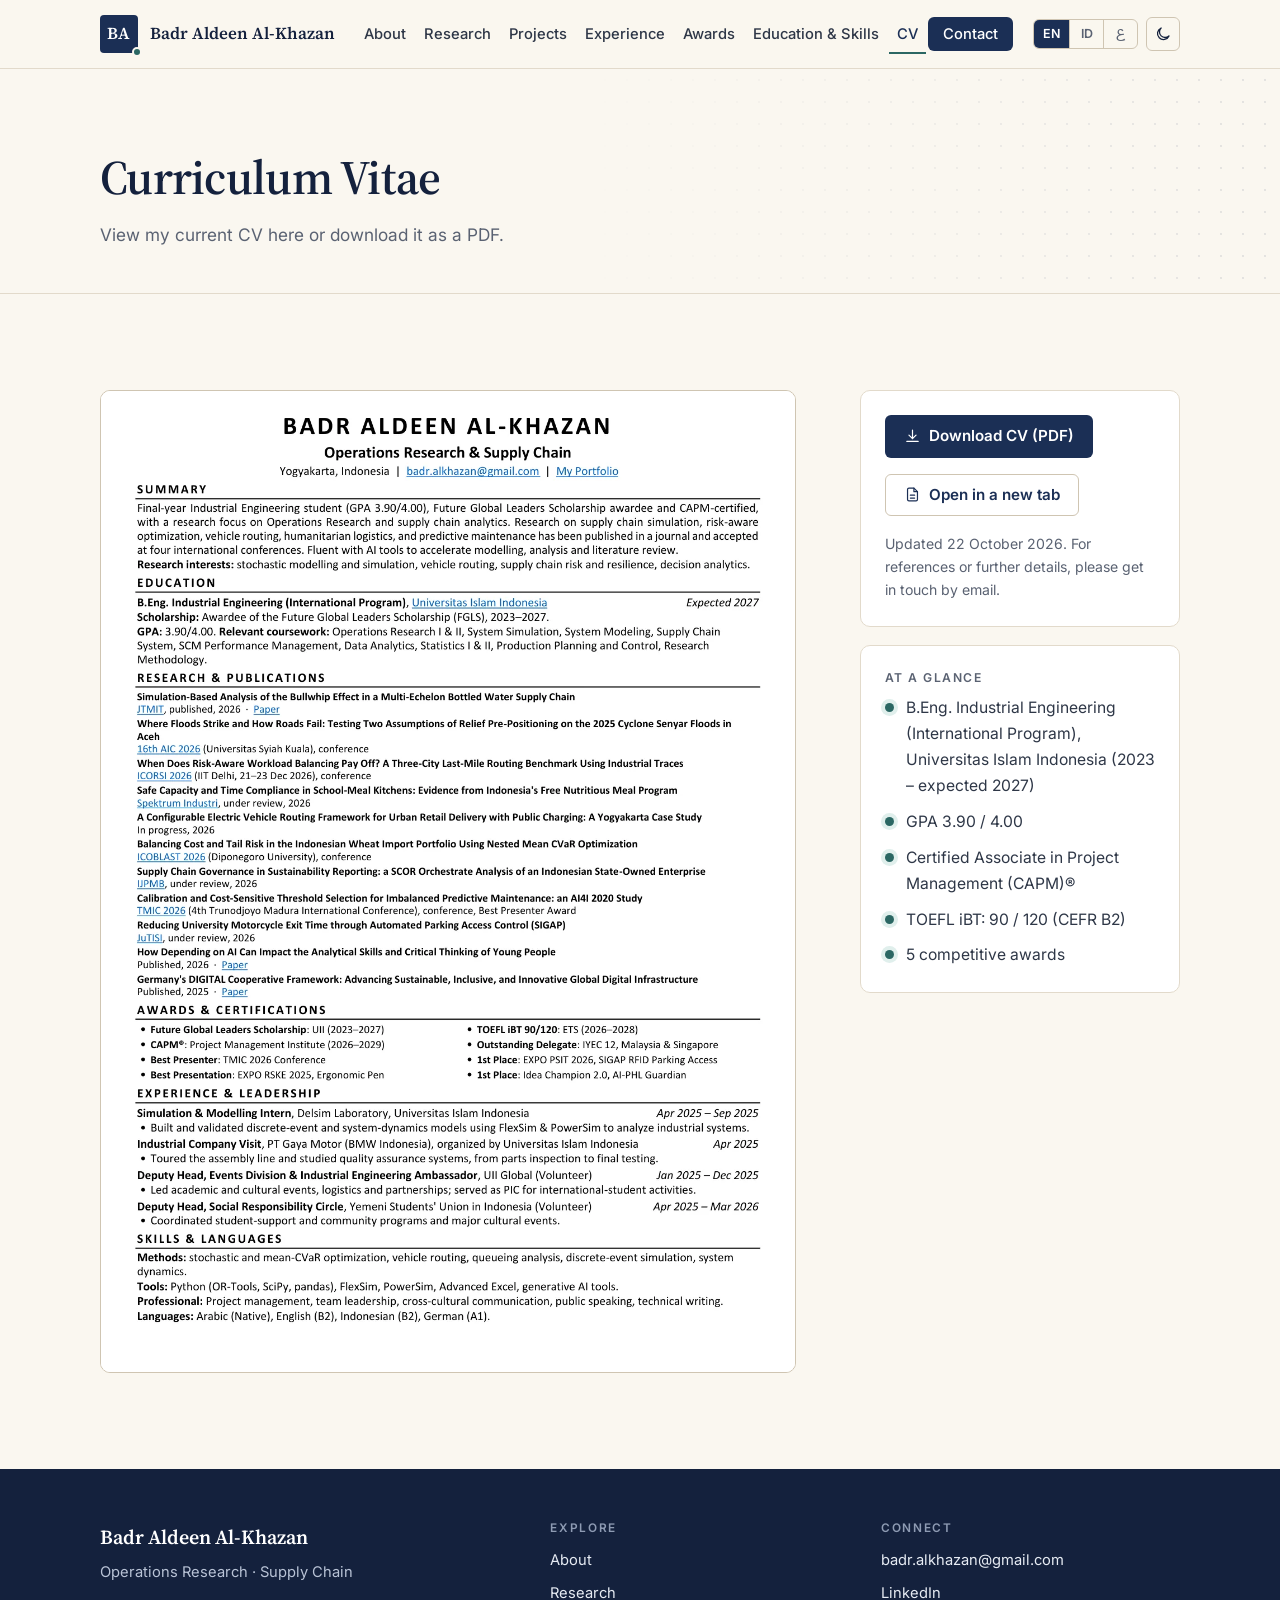
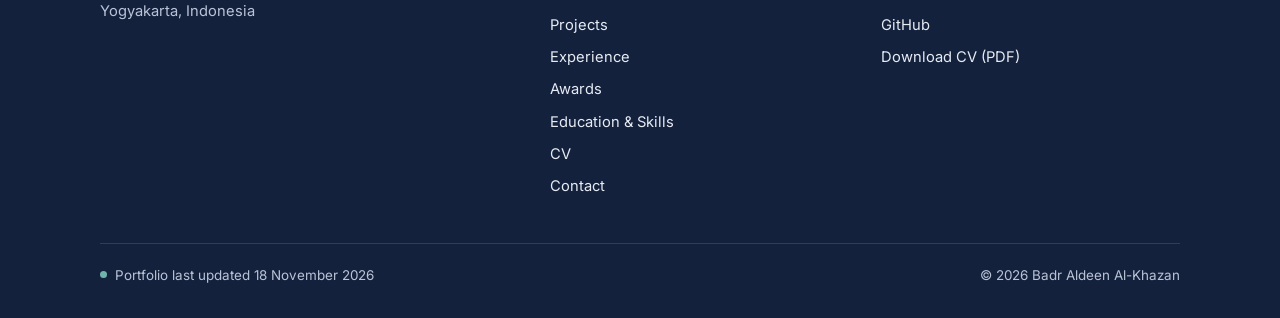
<file: cv.html>
<!doctype html>
<html lang="en">
<head>
  <meta charset="utf-8">
  <meta name="viewport" content="width=device-width, initial-scale=1">
  <script>(function(){var d=document.documentElement,l=null,t=null;try{l=new URLSearchParams(location.search).get("lang")}catch(e){}try{if(l)localStorage.setItem("lang",l);else l=localStorage.getItem("lang");t=localStorage.getItem("theme")}catch(e){}if(t==="dark"||t==="light")d.setAttribute("data-theme",t);if(l==="id"||l==="ar"){d.lang=l;if(l==="ar")d.dir="rtl";d.setAttribute("data-lang-pending","")}})();</script>
  <title>CV · Badr Aldeen Al-Khazan</title>
  <meta name="description" content="View or download the current CV of Badr Aldeen Al-Khazan.">
  <meta name="author" content="Badr Aldeen Al-Khazan">
  <link rel="canonical" href="https://badralkhazzan-del.github.io/cv.html">
  <meta property="og:type" content="website">
  <meta property="og:site_name" content="Badr Aldeen Al-Khazan">
  <meta property="og:title" content="CV · Badr Aldeen Al-Khazan">
  <meta property="og:description" content="View or download the current CV of Badr Aldeen Al-Khazan.">
  <meta property="og:url" content="https://badralkhazzan-del.github.io/cv.html">
  <meta property="og:image" content="https://badralkhazzan-del.github.io/assets/og-image.jpg">
  <meta property="og:image:width" content="1200">
  <meta property="og:image:height" content="630">
  <meta property="og:image:alt" content="Badr Aldeen Al-Khazan, Operations Research and Supply Chain">
  <meta name="twitter:card" content="summary_large_image">
  <meta name="theme-color" content="#FAF7F0">
  <link rel="icon" href="assets/favicon.svg" type="image/svg+xml">
  <link rel="icon" href="assets/favicon-32.png" sizes="32x32" type="image/png">
  <link rel="apple-touch-icon" href="assets/apple-touch-icon.png">
  <link rel="preconnect" href="https://fonts.googleapis.com">
  <link rel="preconnect" href="https://fonts.gstatic.com" crossorigin>
  <link rel="stylesheet" href="https://fonts.googleapis.com/css2?family=Inter:wght@400;500;600&family=Source+Serif+4:opsz,wght@8..60,500;8..60,600&family=IBM+Plex+Sans+Arabic:wght@400;500;600&family=Noto+Naskh+Arabic:wght@500;600&display=swap">
  <link rel="stylesheet" href="assets/css/main.css?v=20261023">
</head>
<body data-page="cv">
  <a class="skip-link" href="#main">Skip to content</a>
  <header class="site-header" id="site-header"></header>
  <main id="main">
    <section class="page-intro" id="page-intro"><div class="wrap">
      <h1>Curriculum Vitae</h1>
      <p>View my current CV here or download it as a PDF.</p>
    </div></section>
    <div id="page-content"></div>
    <noscript><p>This site builds its pages with JavaScript. You can still <a href="assets/Badr_Aldeen_CV.pdf">download the CV (PDF)</a>.</p></noscript>
  </main>
  <footer class="site-footer" id="site-footer"></footer>
  <script src="data/site.js?v=20261023"></script>
  <script src="data/links.js?v=20261023"></script>
  <script src="data/research.js?v=20261023"></script>
  <script src="data/projects.js?v=20261023"></script>
  <script src="data/experience.js?v=20261023"></script>
  <script src="data/awards.js?v=20261023"></script>
  <script src="data/education.js?v=20261023"></script>
  <script src="data/programs.js?v=20261023"></script>
  <script src="data/skills.js?v=20261023"></script>
  <script src="assets/js/app.js?v=20261023"></script>
</body>
</html>
</file>
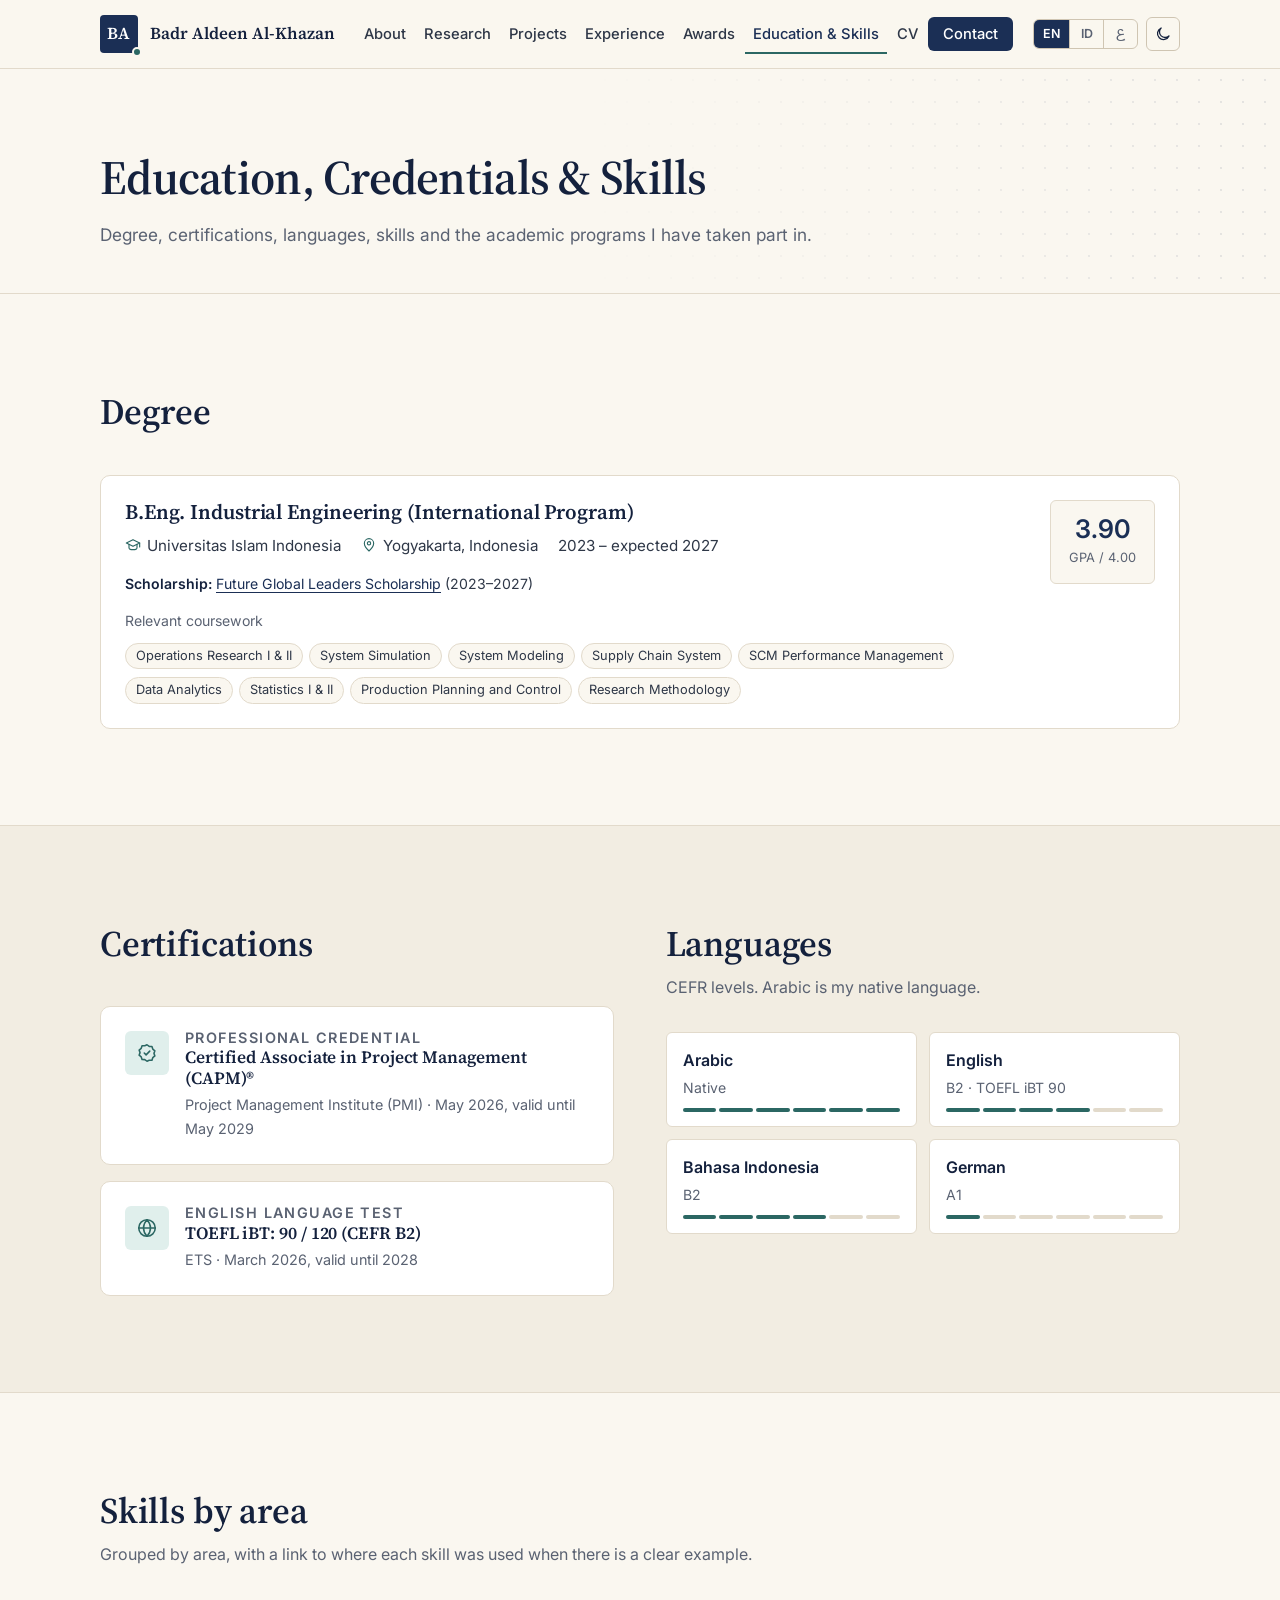
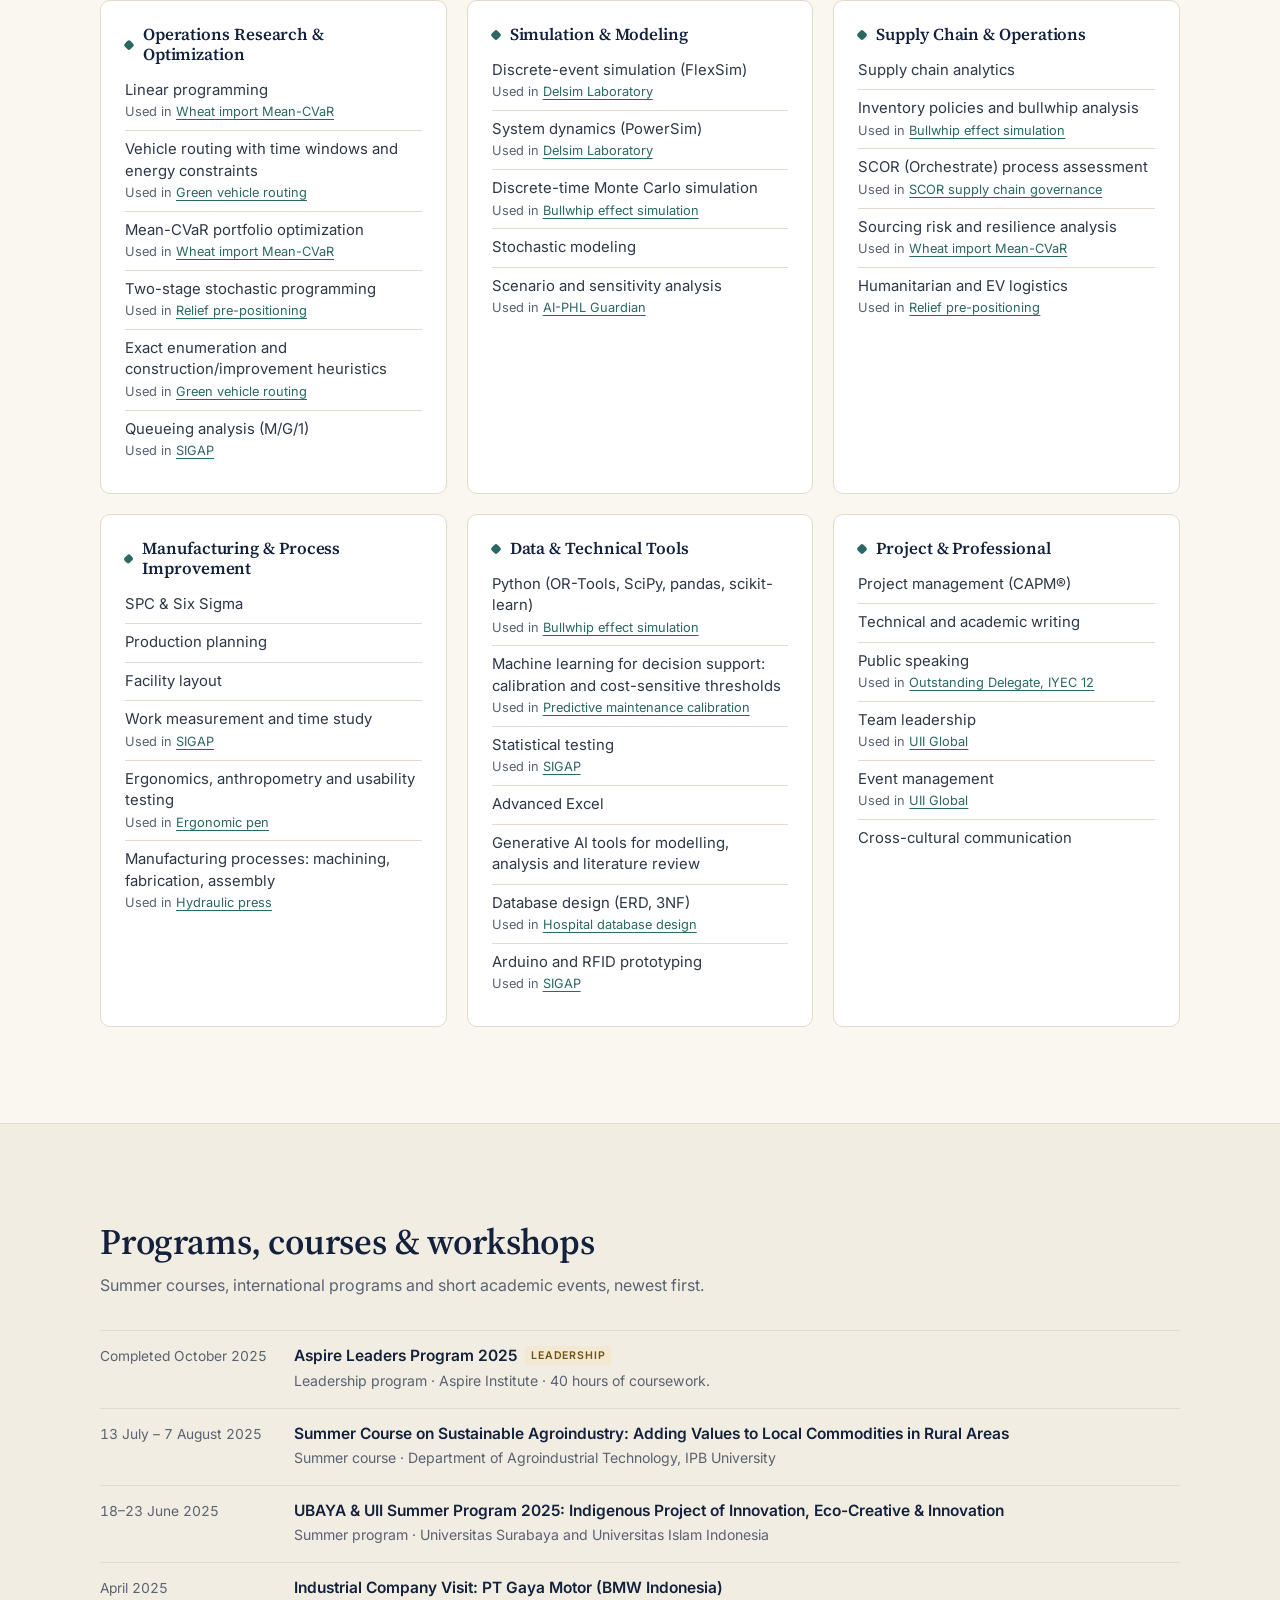
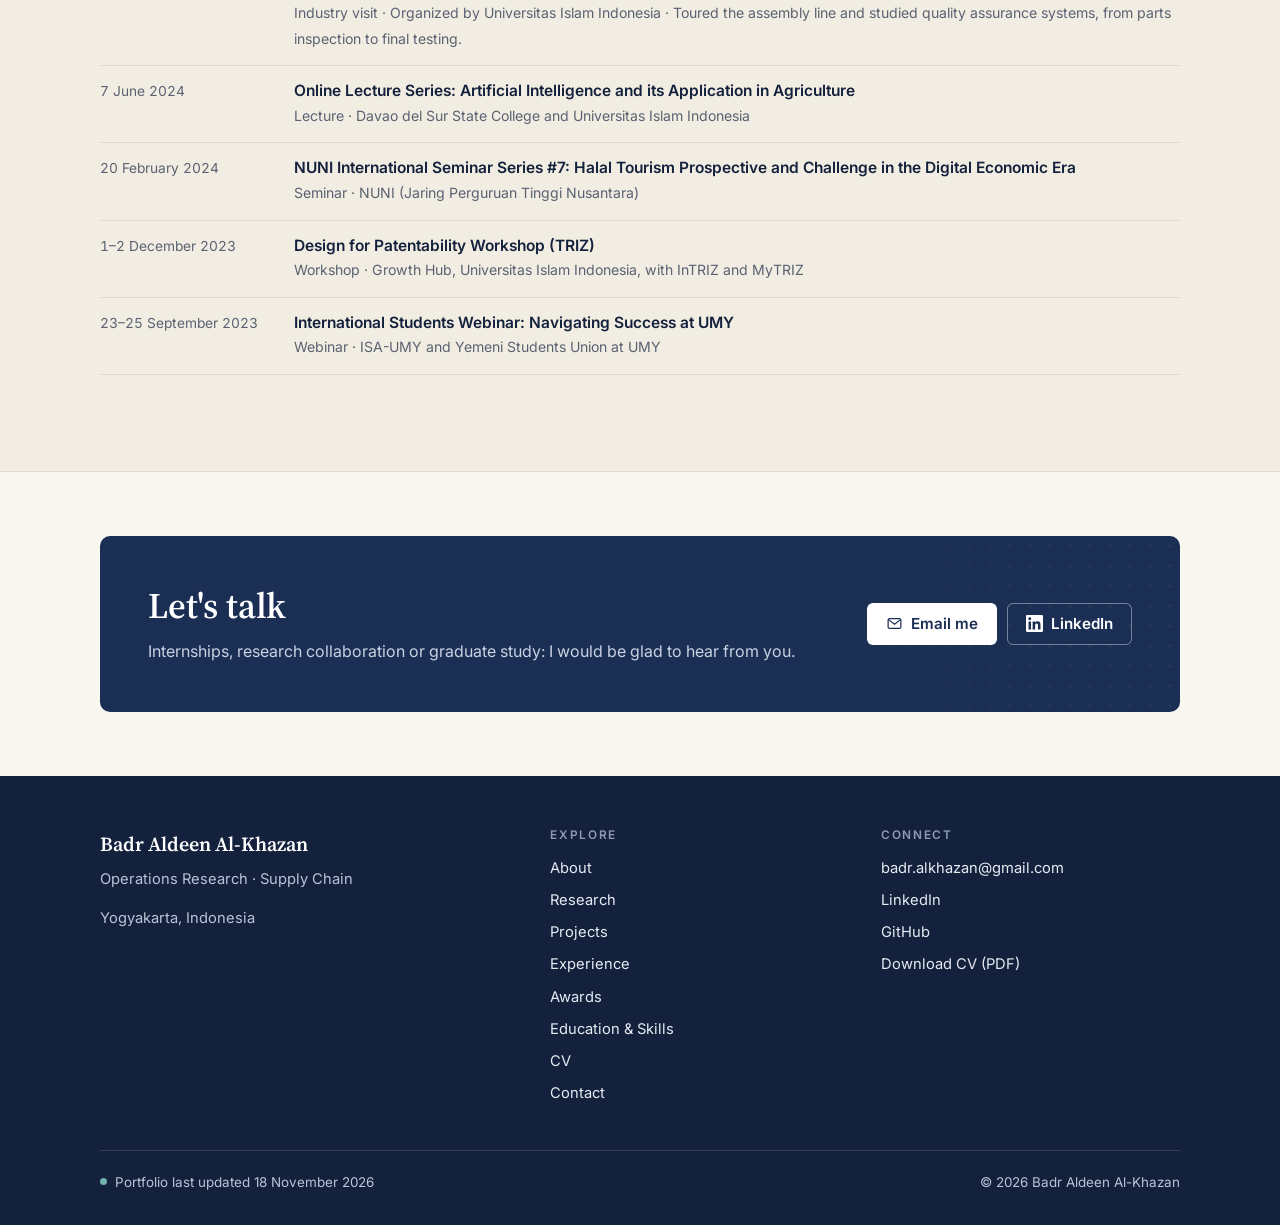
<file: education.html>
<!doctype html>
<html lang="en">
<head>
  <meta charset="utf-8">
  <meta name="viewport" content="width=device-width, initial-scale=1">
  <script>(function(){var d=document.documentElement,l=null,t=null;try{l=new URLSearchParams(location.search).get("lang")}catch(e){}try{if(l)localStorage.setItem("lang",l);else l=localStorage.getItem("lang");t=localStorage.getItem("theme")}catch(e){}if(t==="dark"||t==="light")d.setAttribute("data-theme",t);if(l==="id"||l==="ar"){d.lang=l;if(l==="ar")d.dir="rtl";d.setAttribute("data-lang-pending","")}})();</script>
  <title>Education, Credentials &amp; Skills · Badr Aldeen Al-Khazan</title>
  <meta name="description" content="Degree, CAPM and TOEFL credentials, languages, grouped skills and academic programs of Badr Aldeen Al-Khazan.">
  <meta name="author" content="Badr Aldeen Al-Khazan">
  <link rel="canonical" href="https://badralkhazzan-del.github.io/education.html">
  <meta property="og:type" content="website">
  <meta property="og:site_name" content="Badr Aldeen Al-Khazan">
  <meta property="og:title" content="Education, Credentials &amp; Skills · Badr Aldeen Al-Khazan">
  <meta property="og:description" content="Degree, CAPM and TOEFL credentials, languages, grouped skills and academic programs of Badr Aldeen Al-Khazan.">
  <meta property="og:url" content="https://badralkhazzan-del.github.io/education.html">
  <meta property="og:image" content="https://badralkhazzan-del.github.io/assets/og-image.jpg">
  <meta property="og:image:width" content="1200">
  <meta property="og:image:height" content="630">
  <meta property="og:image:alt" content="Badr Aldeen Al-Khazan, Operations Research and Supply Chain">
  <meta name="twitter:card" content="summary_large_image">
  <meta name="theme-color" content="#FAF7F0">
  <link rel="icon" href="assets/favicon.svg" type="image/svg+xml">
  <link rel="icon" href="assets/favicon-32.png" sizes="32x32" type="image/png">
  <link rel="apple-touch-icon" href="assets/apple-touch-icon.png">
  <link rel="preconnect" href="https://fonts.googleapis.com">
  <link rel="preconnect" href="https://fonts.gstatic.com" crossorigin>
  <link rel="stylesheet" href="https://fonts.googleapis.com/css2?family=Inter:wght@400;500;600&family=Source+Serif+4:opsz,wght@8..60,500;8..60,600&family=IBM+Plex+Sans+Arabic:wght@400;500;600&family=Noto+Naskh+Arabic:wght@500;600&display=swap">
  <link rel="stylesheet" href="assets/css/main.css?v=20261023">
</head>
<body data-page="education">
  <a class="skip-link" href="#main">Skip to content</a>
  <header class="site-header" id="site-header"></header>
  <main id="main">
    <section class="page-intro" id="page-intro"><div class="wrap">
      <h1>Education, Credentials &amp; Skills</h1>
      <p>Degree, certifications, languages, skills and the academic programs I have taken part in.</p>
    </div></section>
    <div id="page-content"></div>
    <noscript><p>This site builds its pages with JavaScript. You can still <a href="assets/Badr_Aldeen_CV.pdf">download the CV (PDF)</a>.</p></noscript>
  </main>
  <footer class="site-footer" id="site-footer"></footer>
  <script src="data/site.js?v=20261023"></script>
  <script src="data/links.js?v=20261023"></script>
  <script src="data/research.js?v=20261023"></script>
  <script src="data/projects.js?v=20261023"></script>
  <script src="data/experience.js?v=20261023"></script>
  <script src="data/awards.js?v=20261023"></script>
  <script src="data/education.js?v=20261023"></script>
  <script src="data/programs.js?v=20261023"></script>
  <script src="data/skills.js?v=20261023"></script>
  <script src="assets/js/app.js?v=20261023"></script>
</body>
</html>
</file>
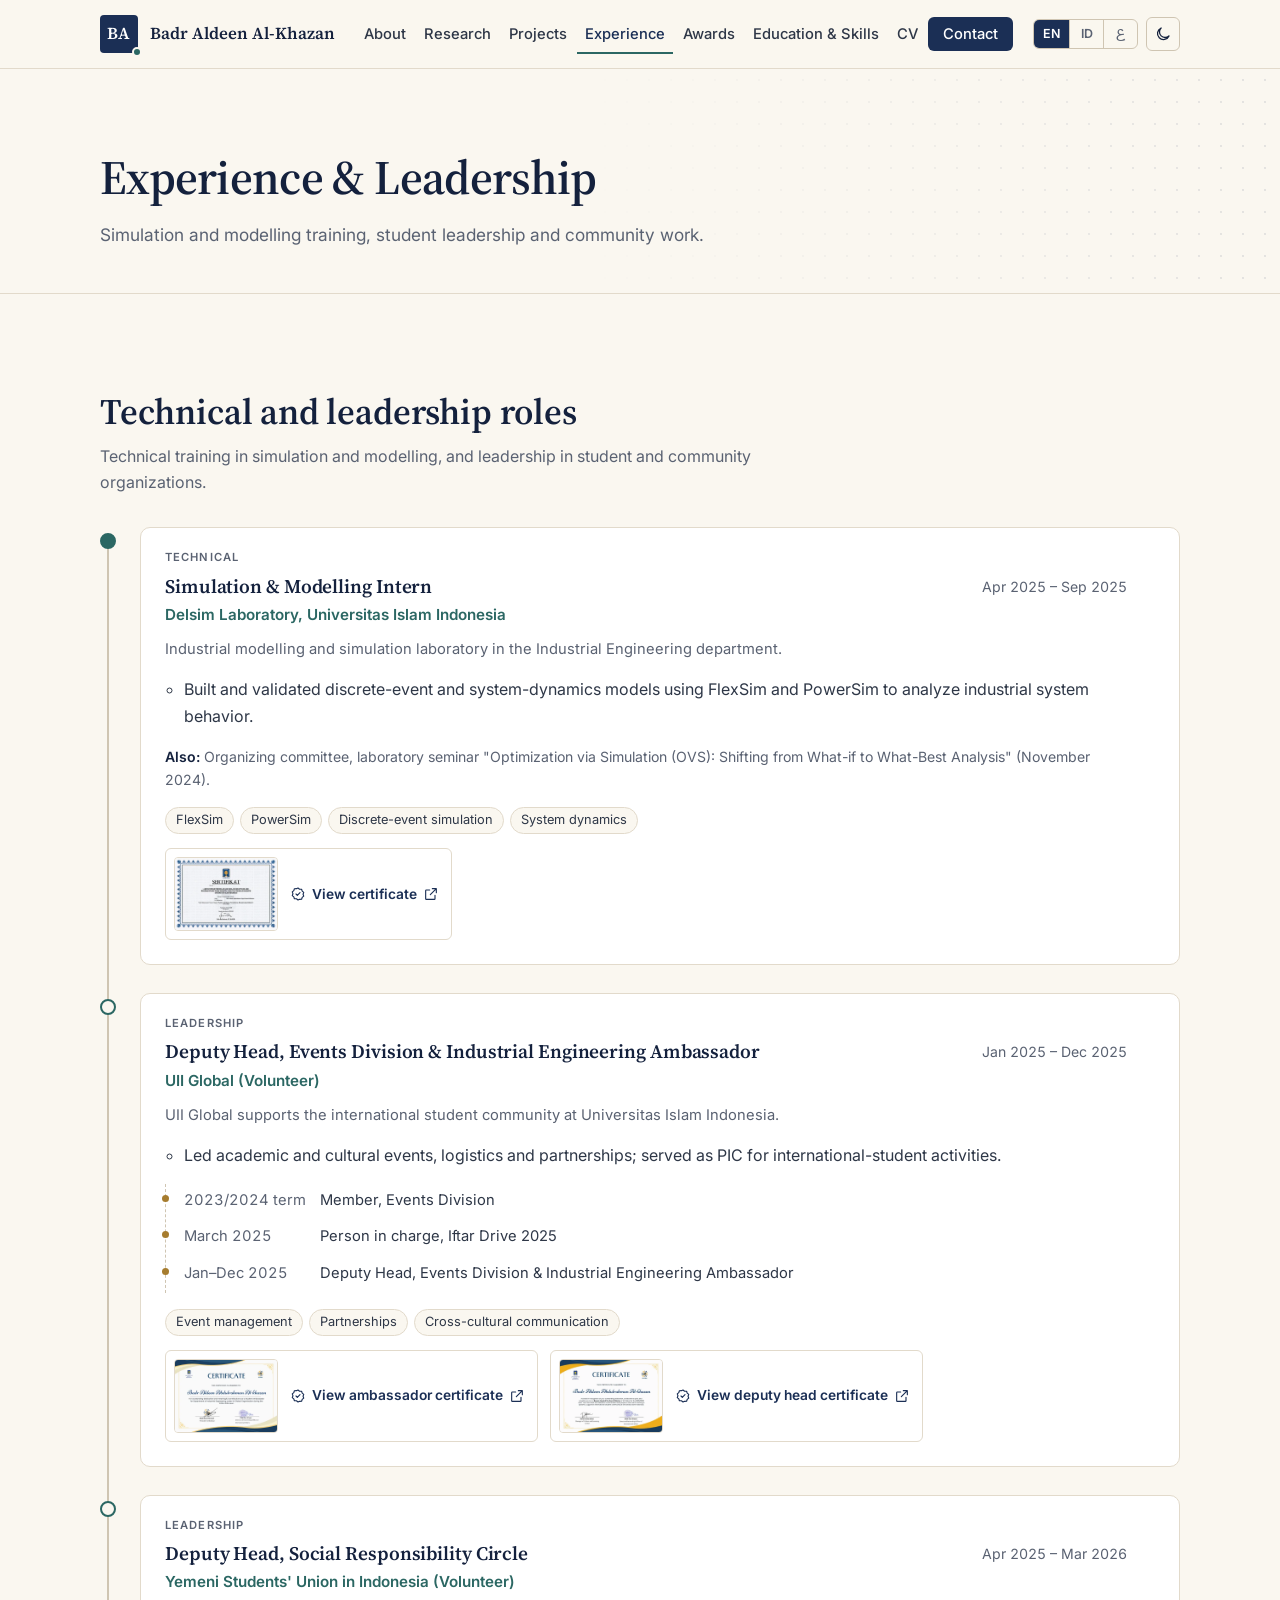
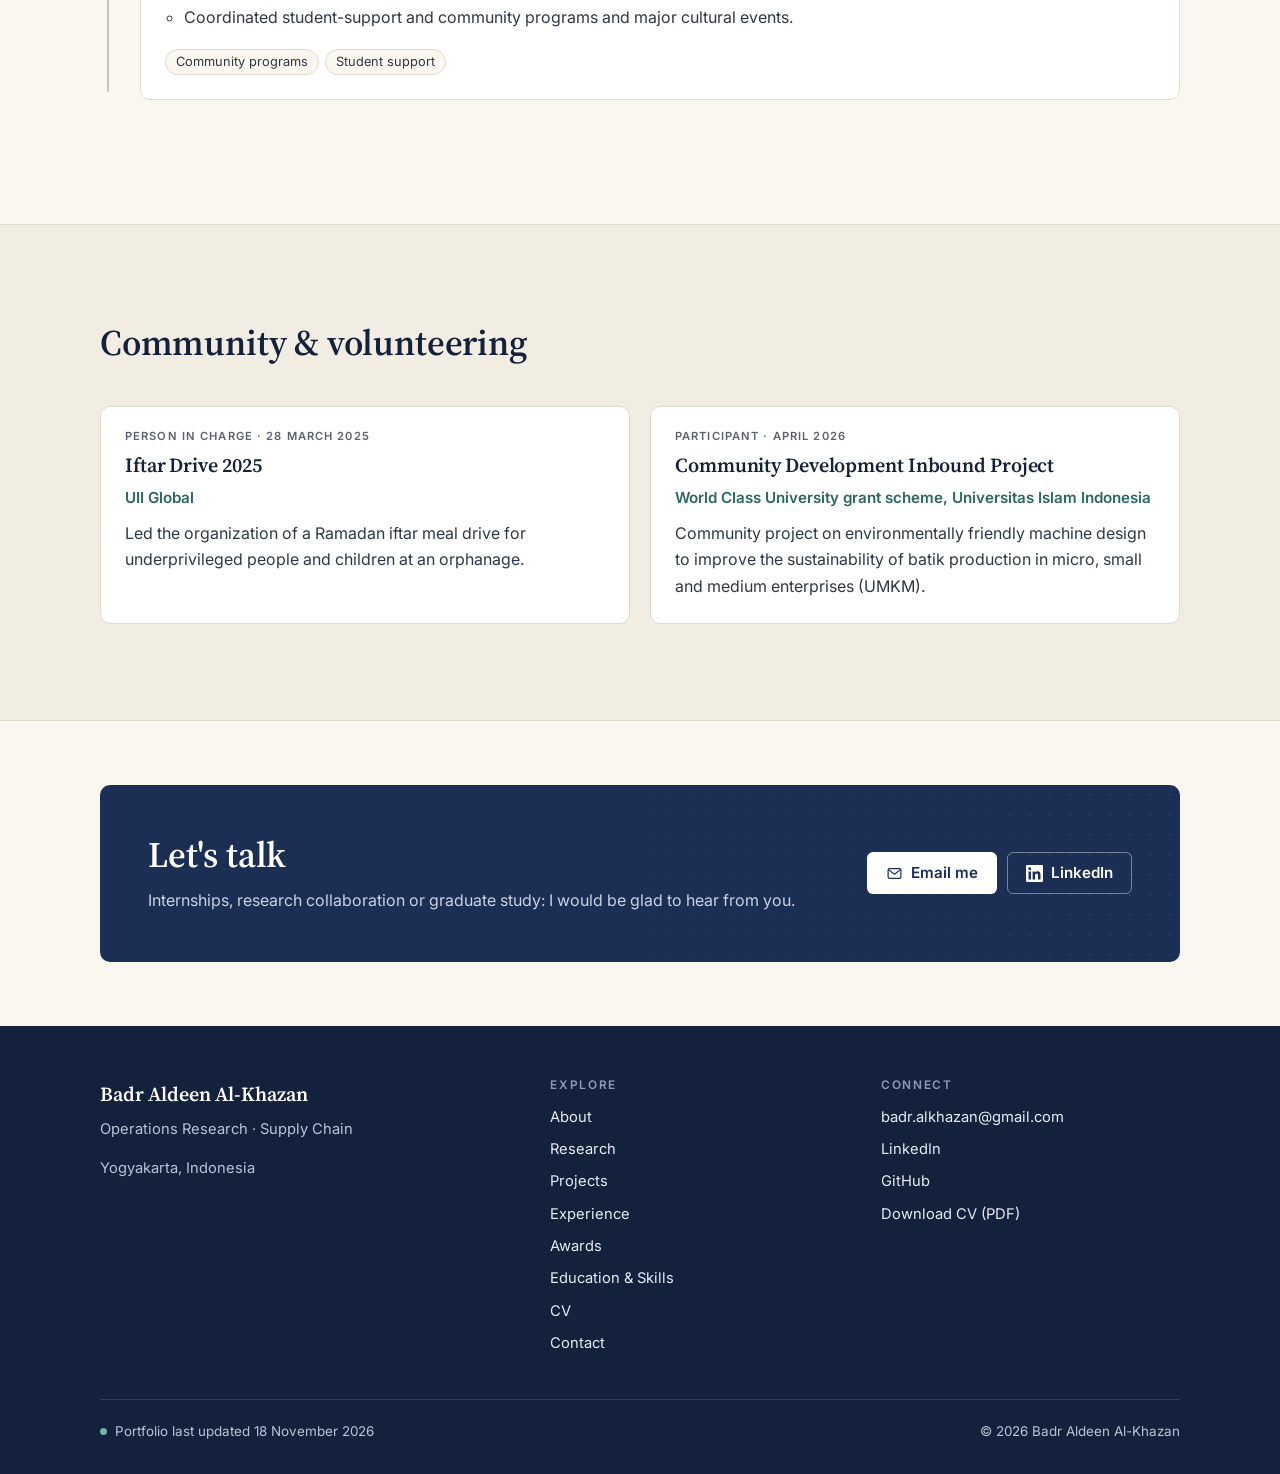
<file: experience.html>
<!doctype html>
<html lang="en">
<head>
  <meta charset="utf-8">
  <meta name="viewport" content="width=device-width, initial-scale=1">
  <script>(function(){var d=document.documentElement,l=null,t=null;try{l=new URLSearchParams(location.search).get("lang")}catch(e){}try{if(l)localStorage.setItem("lang",l);else l=localStorage.getItem("lang");t=localStorage.getItem("theme")}catch(e){}if(t==="dark"||t==="light")d.setAttribute("data-theme",t);if(l==="id"||l==="ar"){d.lang=l;if(l==="ar")d.dir="rtl";d.setAttribute("data-lang-pending","")}})();</script>
  <title>Experience &amp; Leadership · Badr Aldeen Al-Khazan</title>
  <meta name="description" content="Simulation and modelling training, student leadership and community work of Badr Aldeen Al-Khazan.">
  <meta name="author" content="Badr Aldeen Al-Khazan">
  <link rel="canonical" href="https://badralkhazzan-del.github.io/experience.html">
  <meta property="og:type" content="website">
  <meta property="og:site_name" content="Badr Aldeen Al-Khazan">
  <meta property="og:title" content="Experience &amp; Leadership · Badr Aldeen Al-Khazan">
  <meta property="og:description" content="Simulation and modelling training, student leadership and community work of Badr Aldeen Al-Khazan.">
  <meta property="og:url" content="https://badralkhazzan-del.github.io/experience.html">
  <meta property="og:image" content="https://badralkhazzan-del.github.io/assets/og-image.jpg">
  <meta property="og:image:width" content="1200">
  <meta property="og:image:height" content="630">
  <meta property="og:image:alt" content="Badr Aldeen Al-Khazan, Operations Research and Supply Chain">
  <meta name="twitter:card" content="summary_large_image">
  <meta name="theme-color" content="#FAF7F0">
  <link rel="icon" href="assets/favicon.svg" type="image/svg+xml">
  <link rel="icon" href="assets/favicon-32.png" sizes="32x32" type="image/png">
  <link rel="apple-touch-icon" href="assets/apple-touch-icon.png">
  <link rel="preconnect" href="https://fonts.googleapis.com">
  <link rel="preconnect" href="https://fonts.gstatic.com" crossorigin>
  <link rel="stylesheet" href="https://fonts.googleapis.com/css2?family=Inter:wght@400;500;600&family=Source+Serif+4:opsz,wght@8..60,500;8..60,600&family=IBM+Plex+Sans+Arabic:wght@400;500;600&family=Noto+Naskh+Arabic:wght@500;600&display=swap">
  <link rel="stylesheet" href="assets/css/main.css?v=20261023">
</head>
<body data-page="experience">
  <a class="skip-link" href="#main">Skip to content</a>
  <header class="site-header" id="site-header"></header>
  <main id="main">
    <section class="page-intro" id="page-intro"><div class="wrap">
      <h1>Experience &amp; Leadership</h1>
      <p>Simulation and modelling training, student leadership and community work.</p>
    </div></section>
    <div id="page-content"></div>
    <noscript><p>This site builds its pages with JavaScript. You can still <a href="assets/Badr_Aldeen_CV.pdf">download the CV (PDF)</a>.</p></noscript>
  </main>
  <footer class="site-footer" id="site-footer"></footer>
  <script src="data/site.js?v=20261023"></script>
  <script src="data/links.js?v=20261023"></script>
  <script src="data/research.js?v=20261023"></script>
  <script src="data/projects.js?v=20261023"></script>
  <script src="data/experience.js?v=20261023"></script>
  <script src="data/awards.js?v=20261023"></script>
  <script src="data/education.js?v=20261023"></script>
  <script src="data/programs.js?v=20261023"></script>
  <script src="data/skills.js?v=20261023"></script>
  <script src="assets/js/app.js?v=20261023"></script>
</body>
</html>
</file>
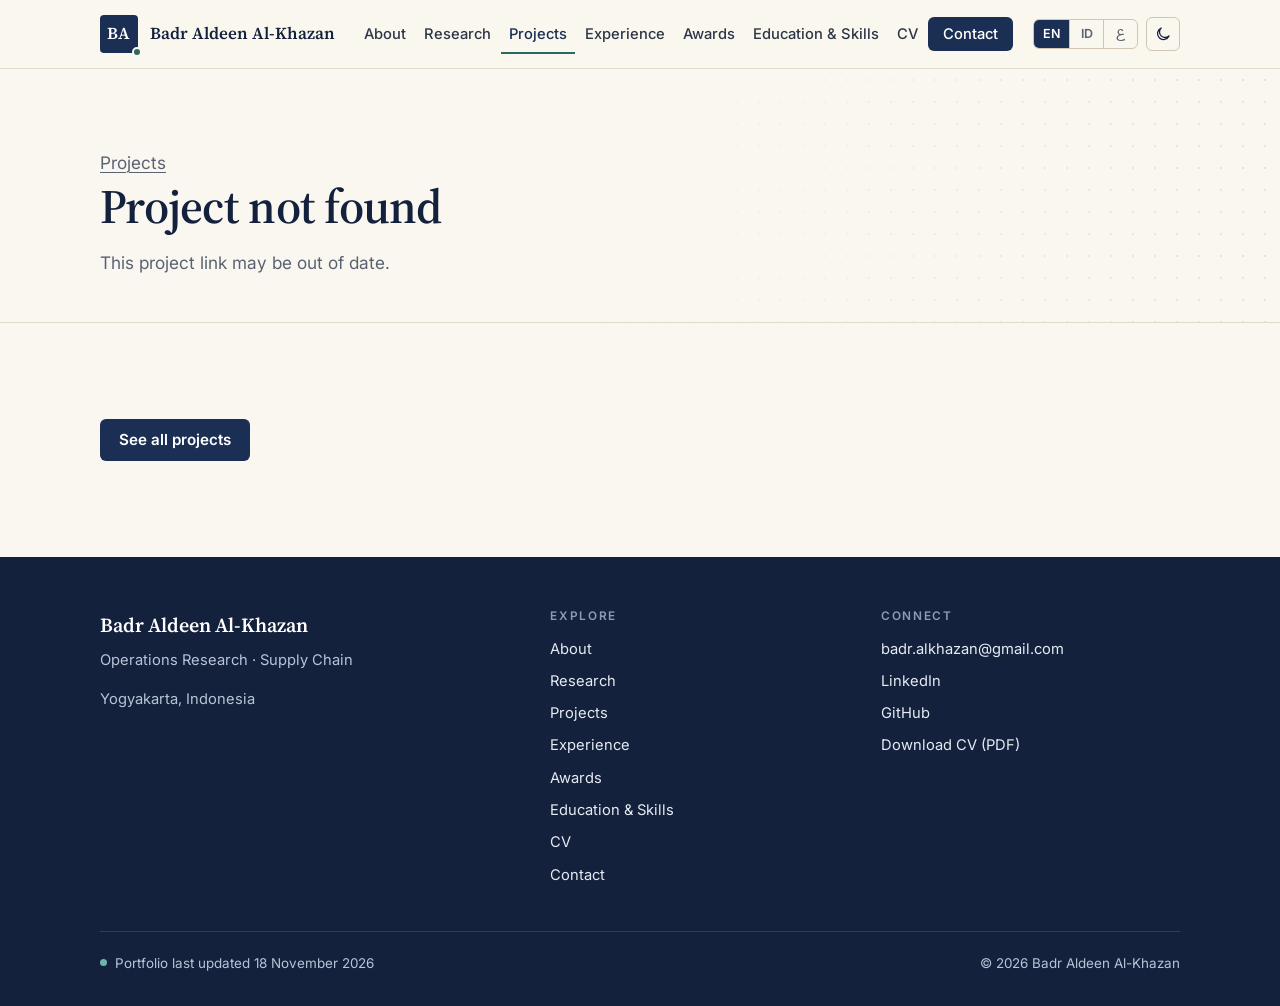
<file: project.html>
<!doctype html>
<html lang="en">
<head>
  <meta charset="utf-8">
  <meta name="viewport" content="width=device-width, initial-scale=1">
  <script>(function(){var d=document.documentElement,l=null,t=null;try{l=new URLSearchParams(location.search).get("lang")}catch(e){}try{if(l)localStorage.setItem("lang",l);else l=localStorage.getItem("lang");t=localStorage.getItem("theme")}catch(e){}if(t==="dark"||t==="light")d.setAttribute("data-theme",t);if(l==="id"||l==="ar"){d.lang=l;if(l==="ar")d.dir="rtl";d.setAttribute("data-lang-pending","")}})();</script>
  <title>Project · Badr Aldeen Al-Khazan</title>
  <meta name="description" content="Project case study by Badr Aldeen Al-Khazan.">
  <meta name="author" content="Badr Aldeen Al-Khazan">
  <link rel="canonical" href="https://badralkhazzan-del.github.io/project.html">
  <meta property="og:type" content="website">
  <meta property="og:site_name" content="Badr Aldeen Al-Khazan">
  <meta property="og:title" content="Project · Badr Aldeen Al-Khazan">
  <meta property="og:description" content="Project case study by Badr Aldeen Al-Khazan.">
  <meta property="og:url" content="https://badralkhazzan-del.github.io/project.html">
  <meta property="og:image" content="https://badralkhazzan-del.github.io/assets/og-image.jpg">
  <meta property="og:image:width" content="1200">
  <meta property="og:image:height" content="630">
  <meta property="og:image:alt" content="Badr Aldeen Al-Khazan, Operations Research and Supply Chain">
  <meta name="twitter:card" content="summary_large_image">
  <meta name="theme-color" content="#FAF7F0">
  <link rel="icon" href="assets/favicon.svg" type="image/svg+xml">
  <link rel="icon" href="assets/favicon-32.png" sizes="32x32" type="image/png">
  <link rel="apple-touch-icon" href="assets/apple-touch-icon.png">
  <link rel="preconnect" href="https://fonts.googleapis.com">
  <link rel="preconnect" href="https://fonts.gstatic.com" crossorigin>
  <link rel="stylesheet" href="https://fonts.googleapis.com/css2?family=Inter:wght@400;500;600&family=Source+Serif+4:opsz,wght@8..60,500;8..60,600&family=IBM+Plex+Sans+Arabic:wght@400;500;600&family=Noto+Naskh+Arabic:wght@500;600&display=swap">
  <link rel="stylesheet" href="assets/css/main.css?v=20261023">
</head>
<body data-page="project" data-nav="projects">
  <a class="skip-link" href="#main">Skip to content</a>
  <header class="site-header" id="site-header"></header>
  <main id="main">
    <section class="page-intro" id="page-intro"><div class="wrap">
      <h1>Project</h1>
    </div></section>
    <div id="page-content"></div>
    <noscript><p>This site builds its pages with JavaScript. You can still <a href="assets/Badr_Aldeen_CV.pdf">download the CV (PDF)</a>.</p></noscript>
  </main>
  <footer class="site-footer" id="site-footer"></footer>
  <script src="data/site.js?v=20261023"></script>
  <script src="data/links.js?v=20261023"></script>
  <script src="data/research.js?v=20261023"></script>
  <script src="data/projects.js?v=20261023"></script>
  <script src="data/experience.js?v=20261023"></script>
  <script src="data/awards.js?v=20261023"></script>
  <script src="data/education.js?v=20261023"></script>
  <script src="data/programs.js?v=20261023"></script>
  <script src="data/skills.js?v=20261023"></script>
  <script src="assets/js/app.js?v=20261023"></script>
</body>
</html>
</file>
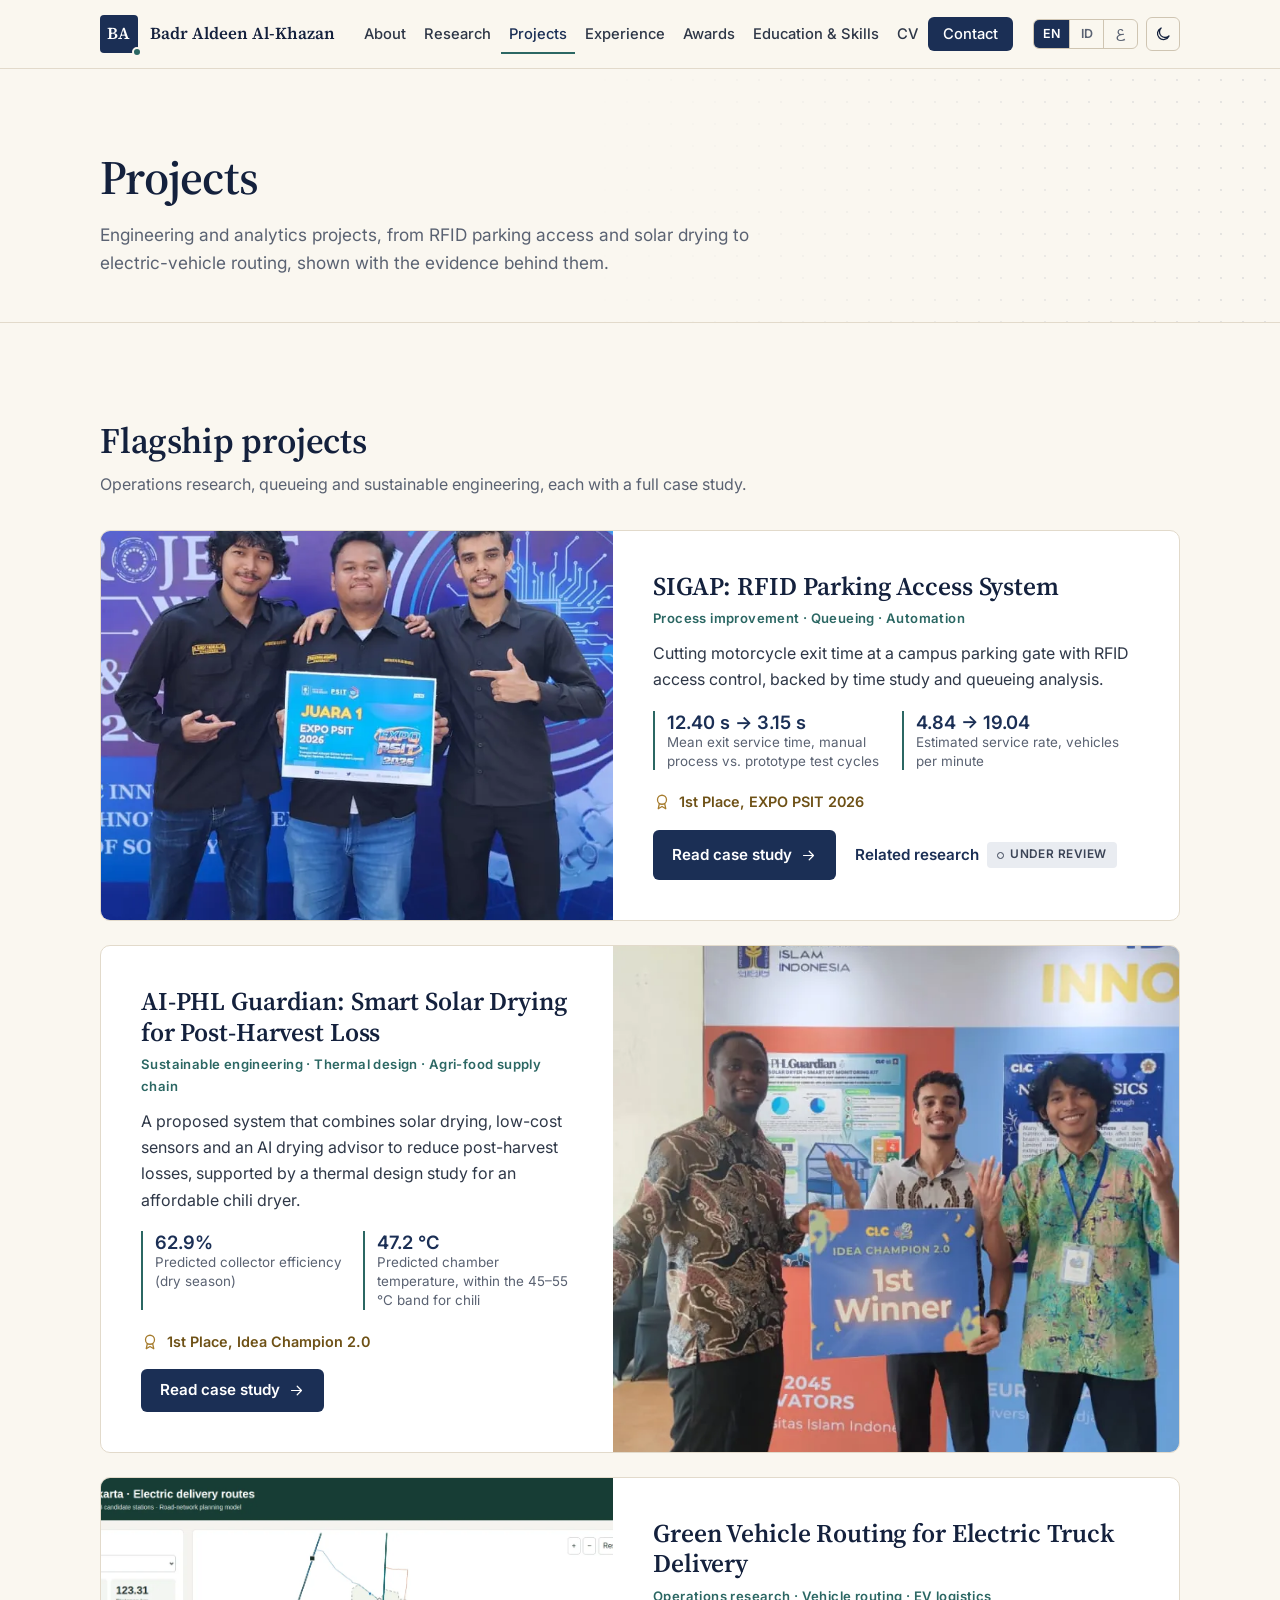
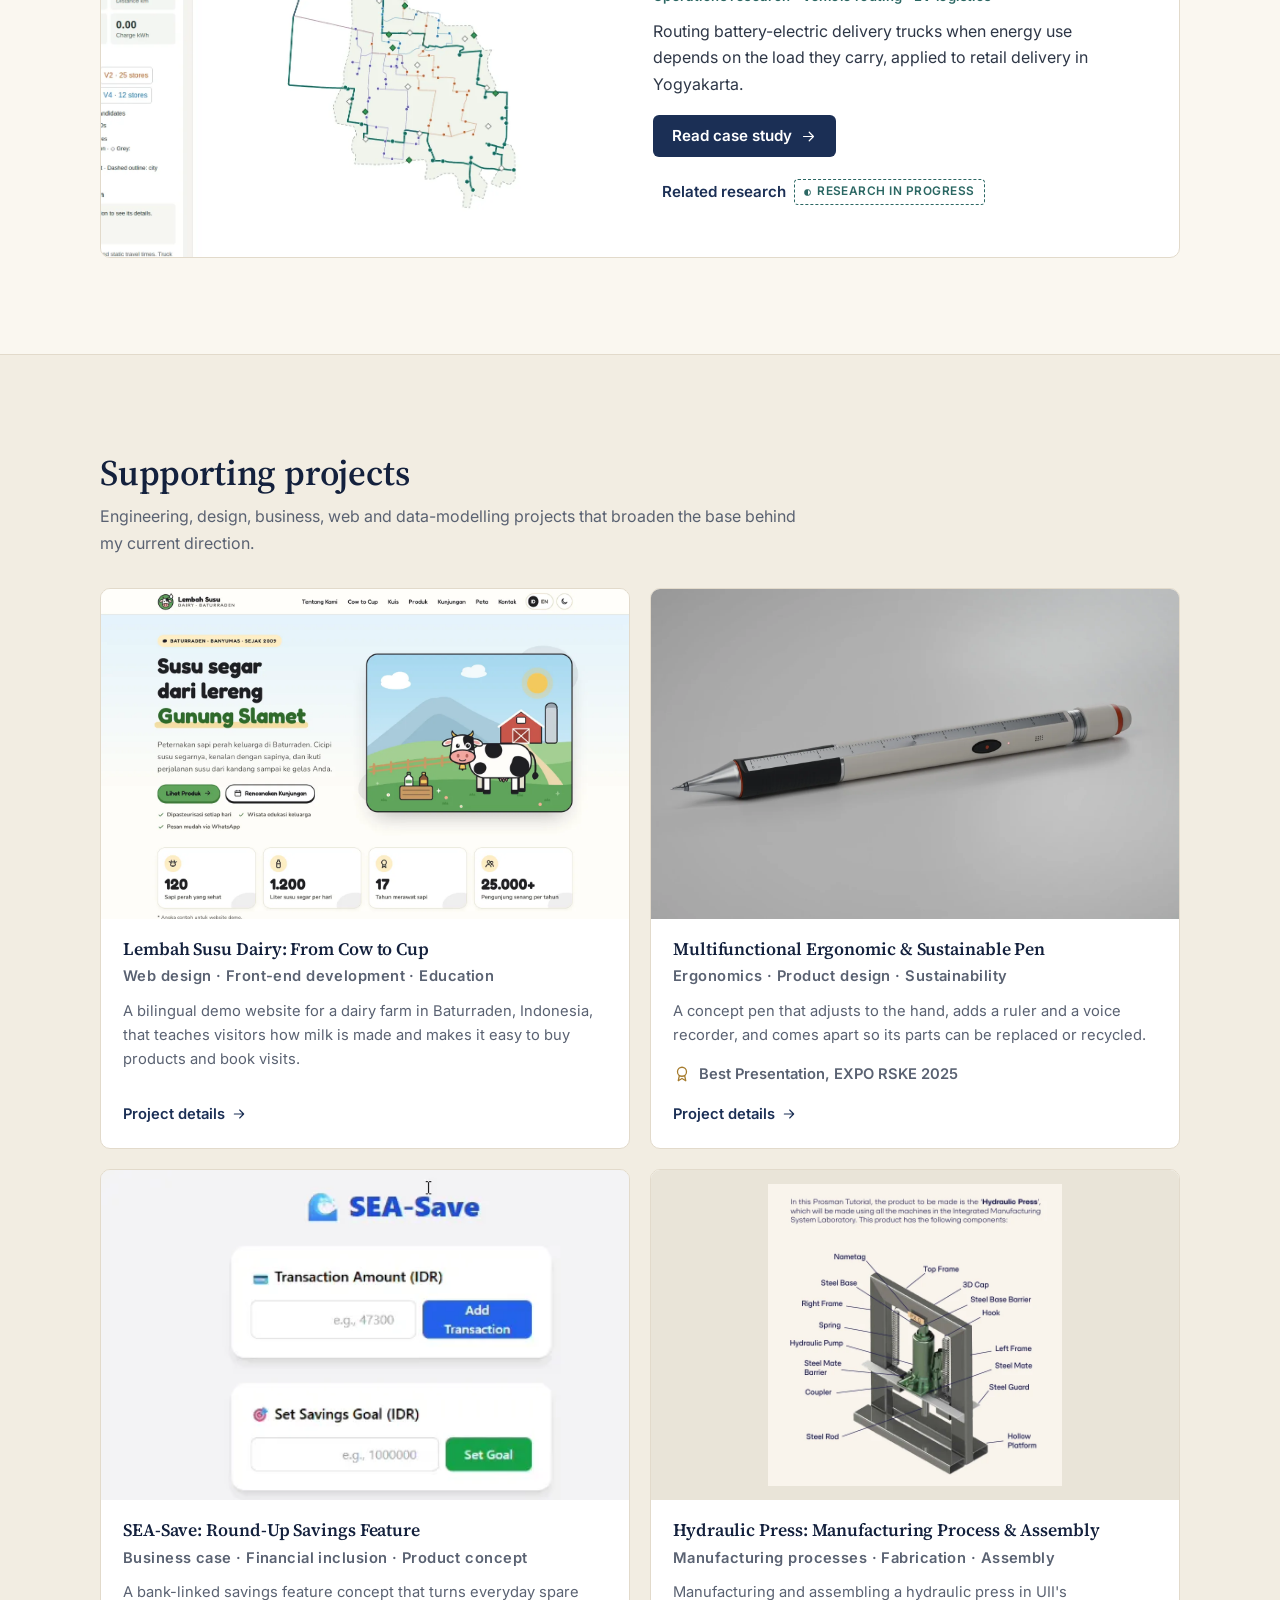
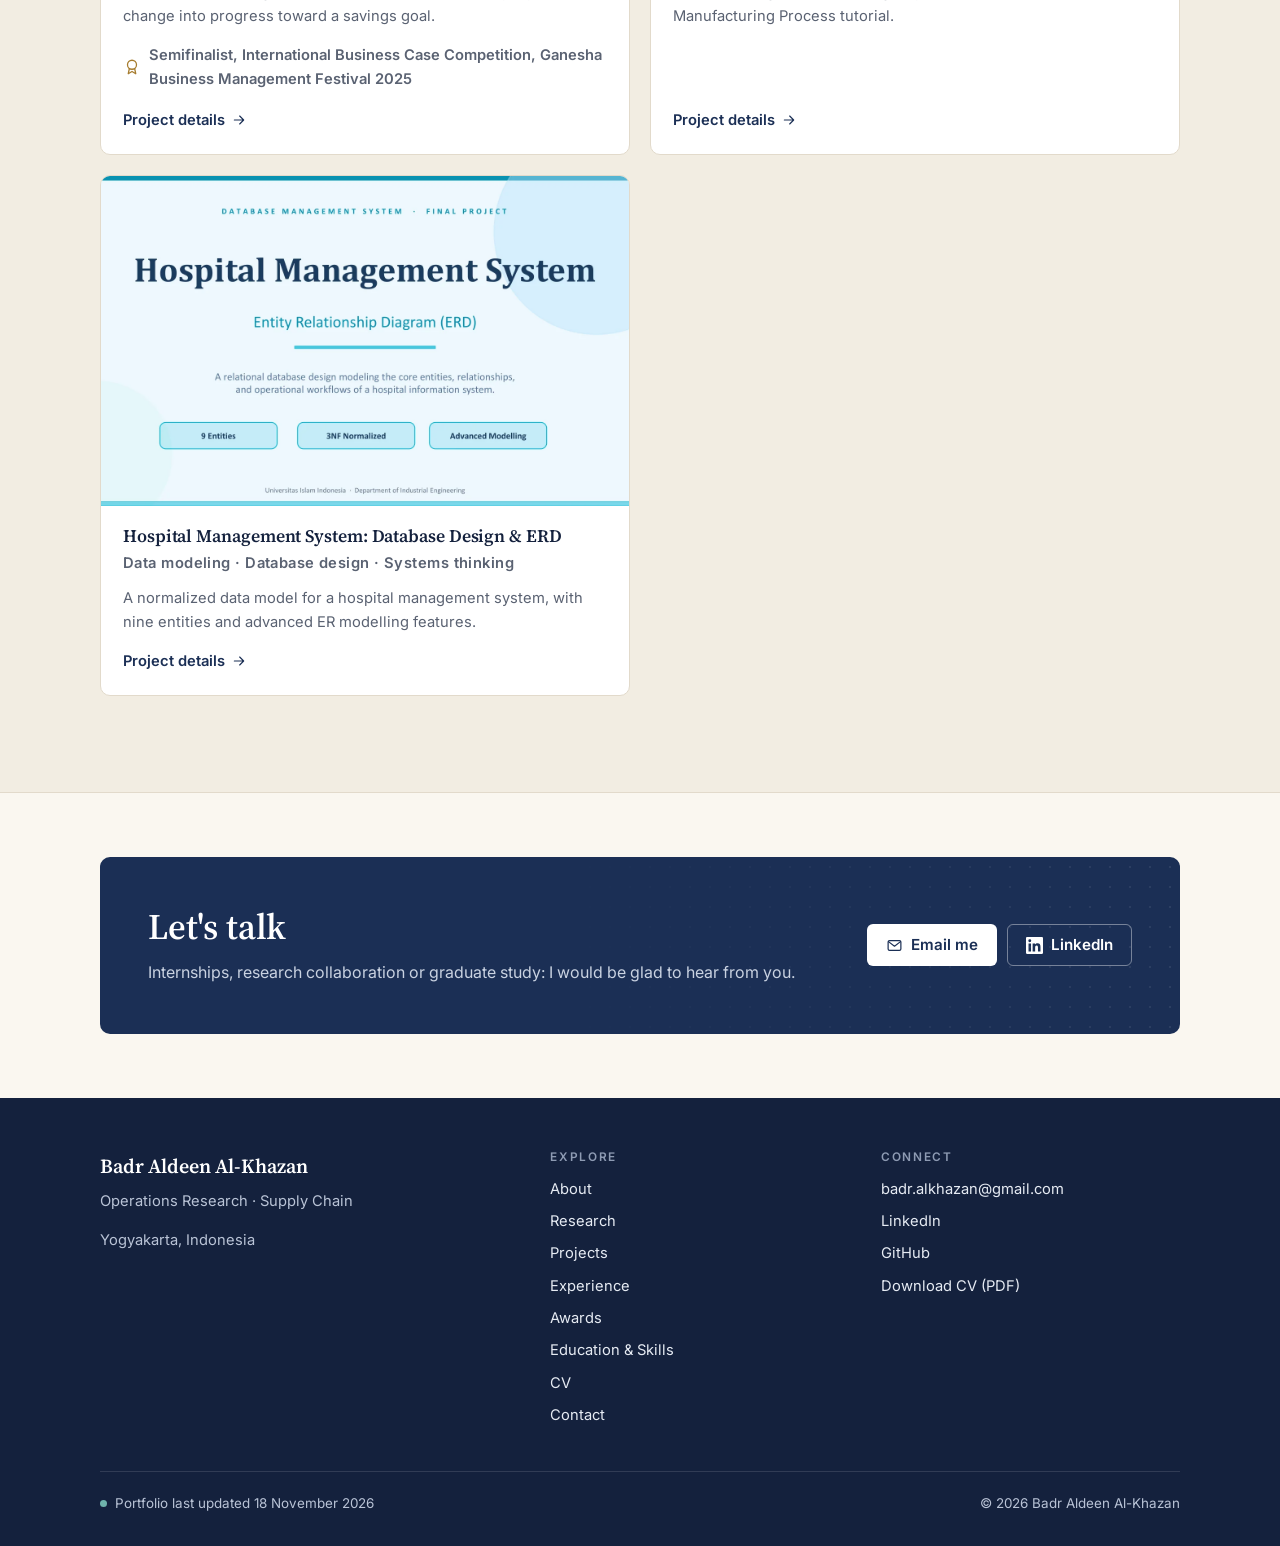
<file: projects.html>
<!doctype html>
<html lang="en">
<head>
  <meta charset="utf-8">
  <meta name="viewport" content="width=device-width, initial-scale=1">
  <script>(function(){var d=document.documentElement,l=null,t=null;try{l=new URLSearchParams(location.search).get("lang")}catch(e){}try{if(l)localStorage.setItem("lang",l);else l=localStorage.getItem("lang");t=localStorage.getItem("theme")}catch(e){}if(t==="dark"||t==="light")d.setAttribute("data-theme",t);if(l==="id"||l==="ar"){d.lang=l;if(l==="ar")d.dir="rtl";d.setAttribute("data-lang-pending","")}})();</script>
  <title>Projects · Badr Aldeen Al-Khazan</title>
  <meta name="description" content="Engineering and analytics projects by Badr Aldeen Al-Khazan: RFID parking access, solar drying for post-harvest loss, electric-vehicle routing and more.">
  <meta name="author" content="Badr Aldeen Al-Khazan">
  <link rel="canonical" href="https://badralkhazzan-del.github.io/projects.html">
  <meta property="og:type" content="website">
  <meta property="og:site_name" content="Badr Aldeen Al-Khazan">
  <meta property="og:title" content="Projects · Badr Aldeen Al-Khazan">
  <meta property="og:description" content="Engineering and analytics projects by Badr Aldeen Al-Khazan: RFID parking access, solar drying for post-harvest loss, electric-vehicle routing and more.">
  <meta property="og:url" content="https://badralkhazzan-del.github.io/projects.html">
  <meta property="og:image" content="https://badralkhazzan-del.github.io/assets/og-image.jpg">
  <meta property="og:image:width" content="1200">
  <meta property="og:image:height" content="630">
  <meta property="og:image:alt" content="Badr Aldeen Al-Khazan, Operations Research and Supply Chain">
  <meta name="twitter:card" content="summary_large_image">
  <meta name="theme-color" content="#FAF7F0">
  <link rel="icon" href="assets/favicon.svg" type="image/svg+xml">
  <link rel="icon" href="assets/favicon-32.png" sizes="32x32" type="image/png">
  <link rel="apple-touch-icon" href="assets/apple-touch-icon.png">
  <link rel="preconnect" href="https://fonts.googleapis.com">
  <link rel="preconnect" href="https://fonts.gstatic.com" crossorigin>
  <link rel="stylesheet" href="https://fonts.googleapis.com/css2?family=Inter:wght@400;500;600&family=Source+Serif+4:opsz,wght@8..60,500;8..60,600&family=IBM+Plex+Sans+Arabic:wght@400;500;600&family=Noto+Naskh+Arabic:wght@500;600&display=swap">
  <link rel="stylesheet" href="assets/css/main.css?v=20261023">
</head>
<body data-page="projects">
  <a class="skip-link" href="#main">Skip to content</a>
  <header class="site-header" id="site-header"></header>
  <main id="main">
    <section class="page-intro" id="page-intro"><div class="wrap">
      <h1>Projects</h1>
      <p>Engineering and analytics projects, from RFID parking access and solar drying to electric-vehicle routing, shown with the evidence behind them.</p>
    </div></section>
    <div id="page-content"></div>
    <noscript><p>This site builds its pages with JavaScript. You can still <a href="assets/Badr_Aldeen_CV.pdf">download the CV (PDF)</a>.</p></noscript>
  </main>
  <footer class="site-footer" id="site-footer"></footer>
  <script src="data/site.js?v=20261023"></script>
  <script src="data/links.js?v=20261023"></script>
  <script src="data/research.js?v=20261023"></script>
  <script src="data/projects.js?v=20261023"></script>
  <script src="data/experience.js?v=20261023"></script>
  <script src="data/awards.js?v=20261023"></script>
  <script src="data/education.js?v=20261023"></script>
  <script src="data/programs.js?v=20261023"></script>
  <script src="data/skills.js?v=20261023"></script>
  <script src="assets/js/app.js?v=20261023"></script>
</body>
</html>
</file>
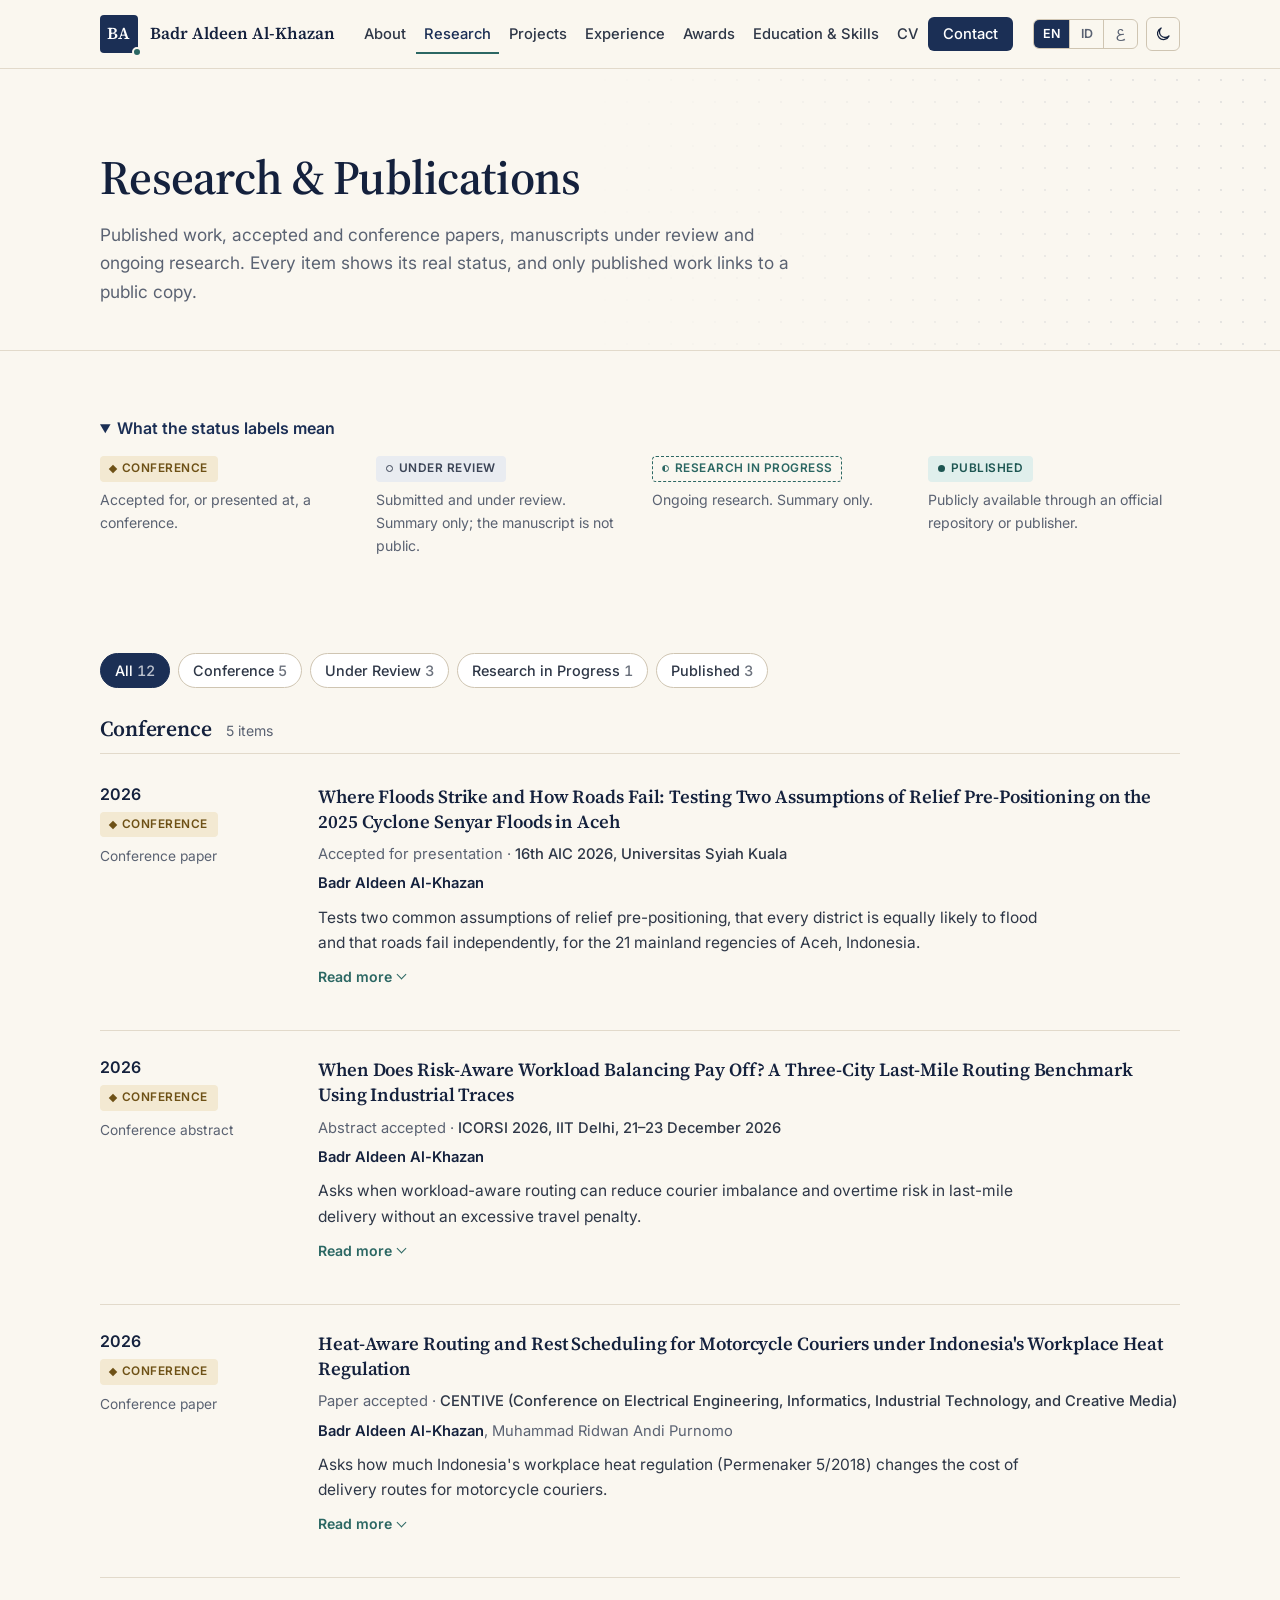
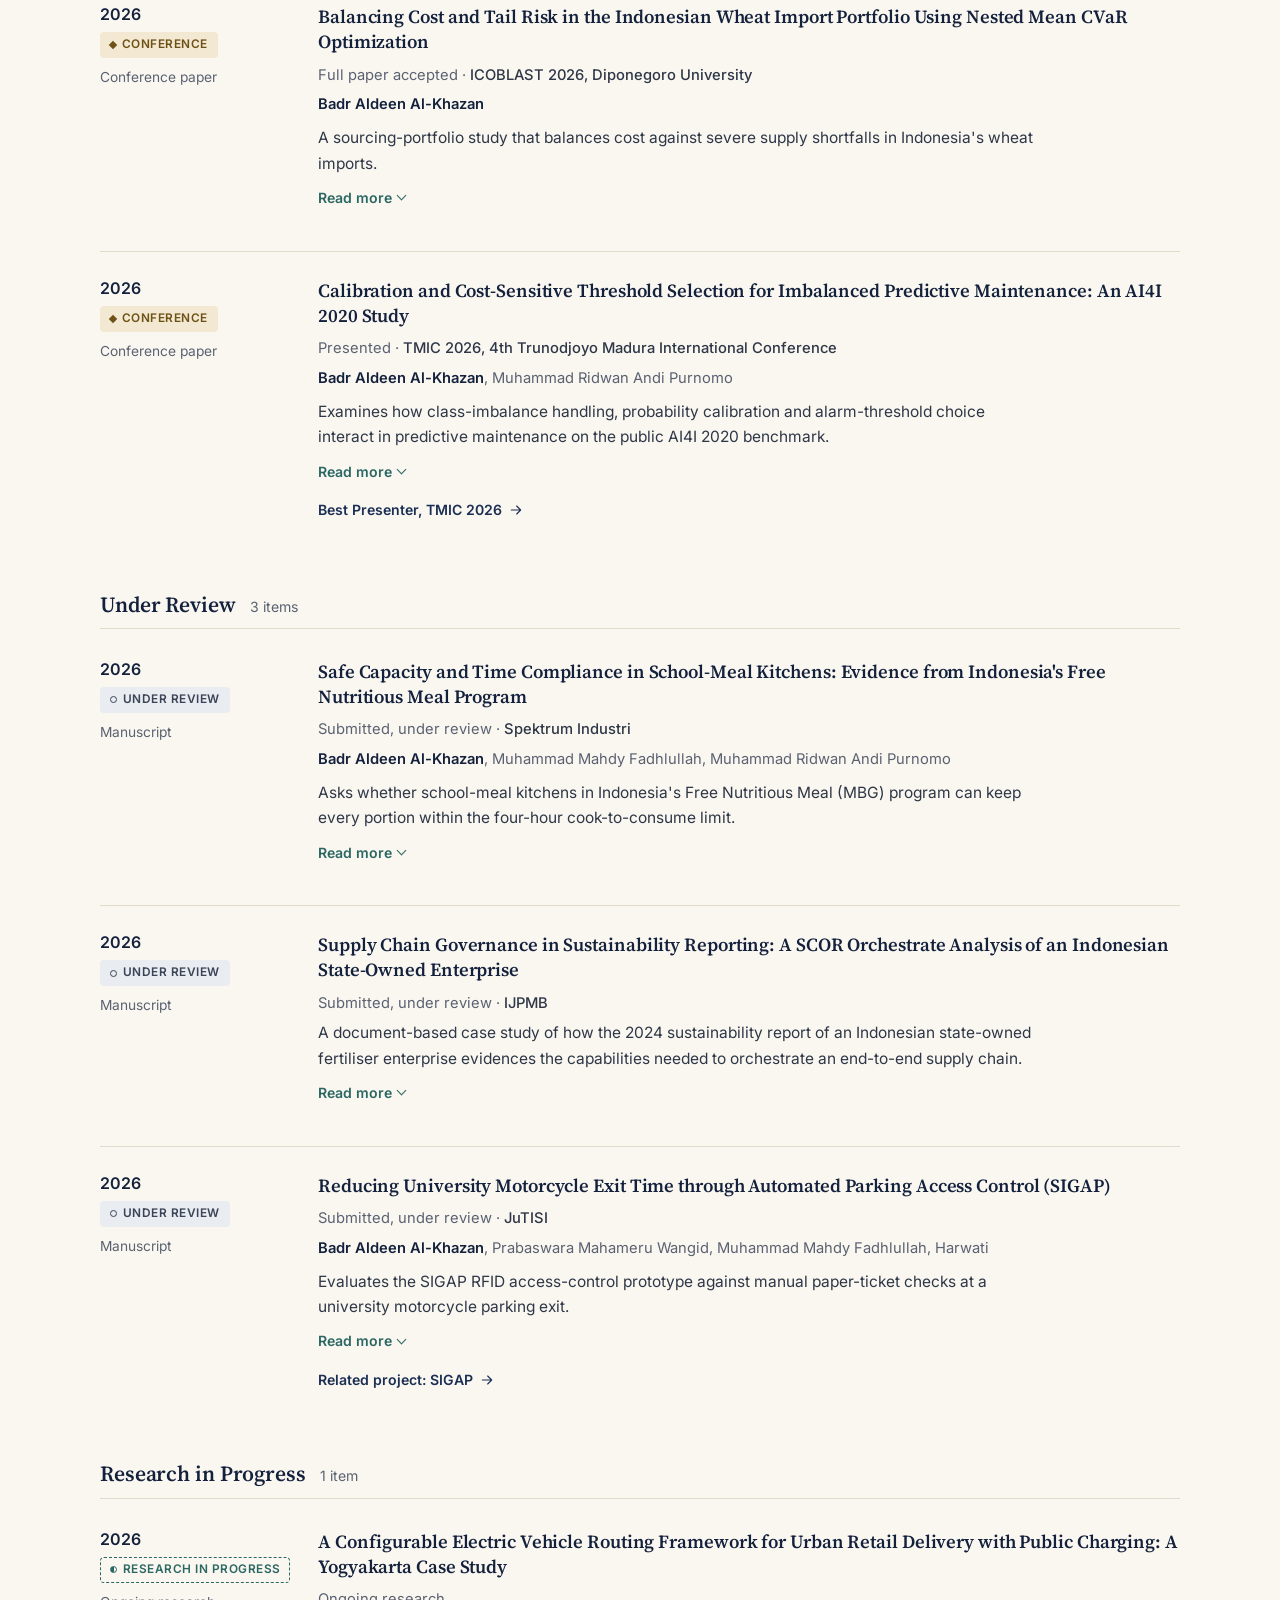
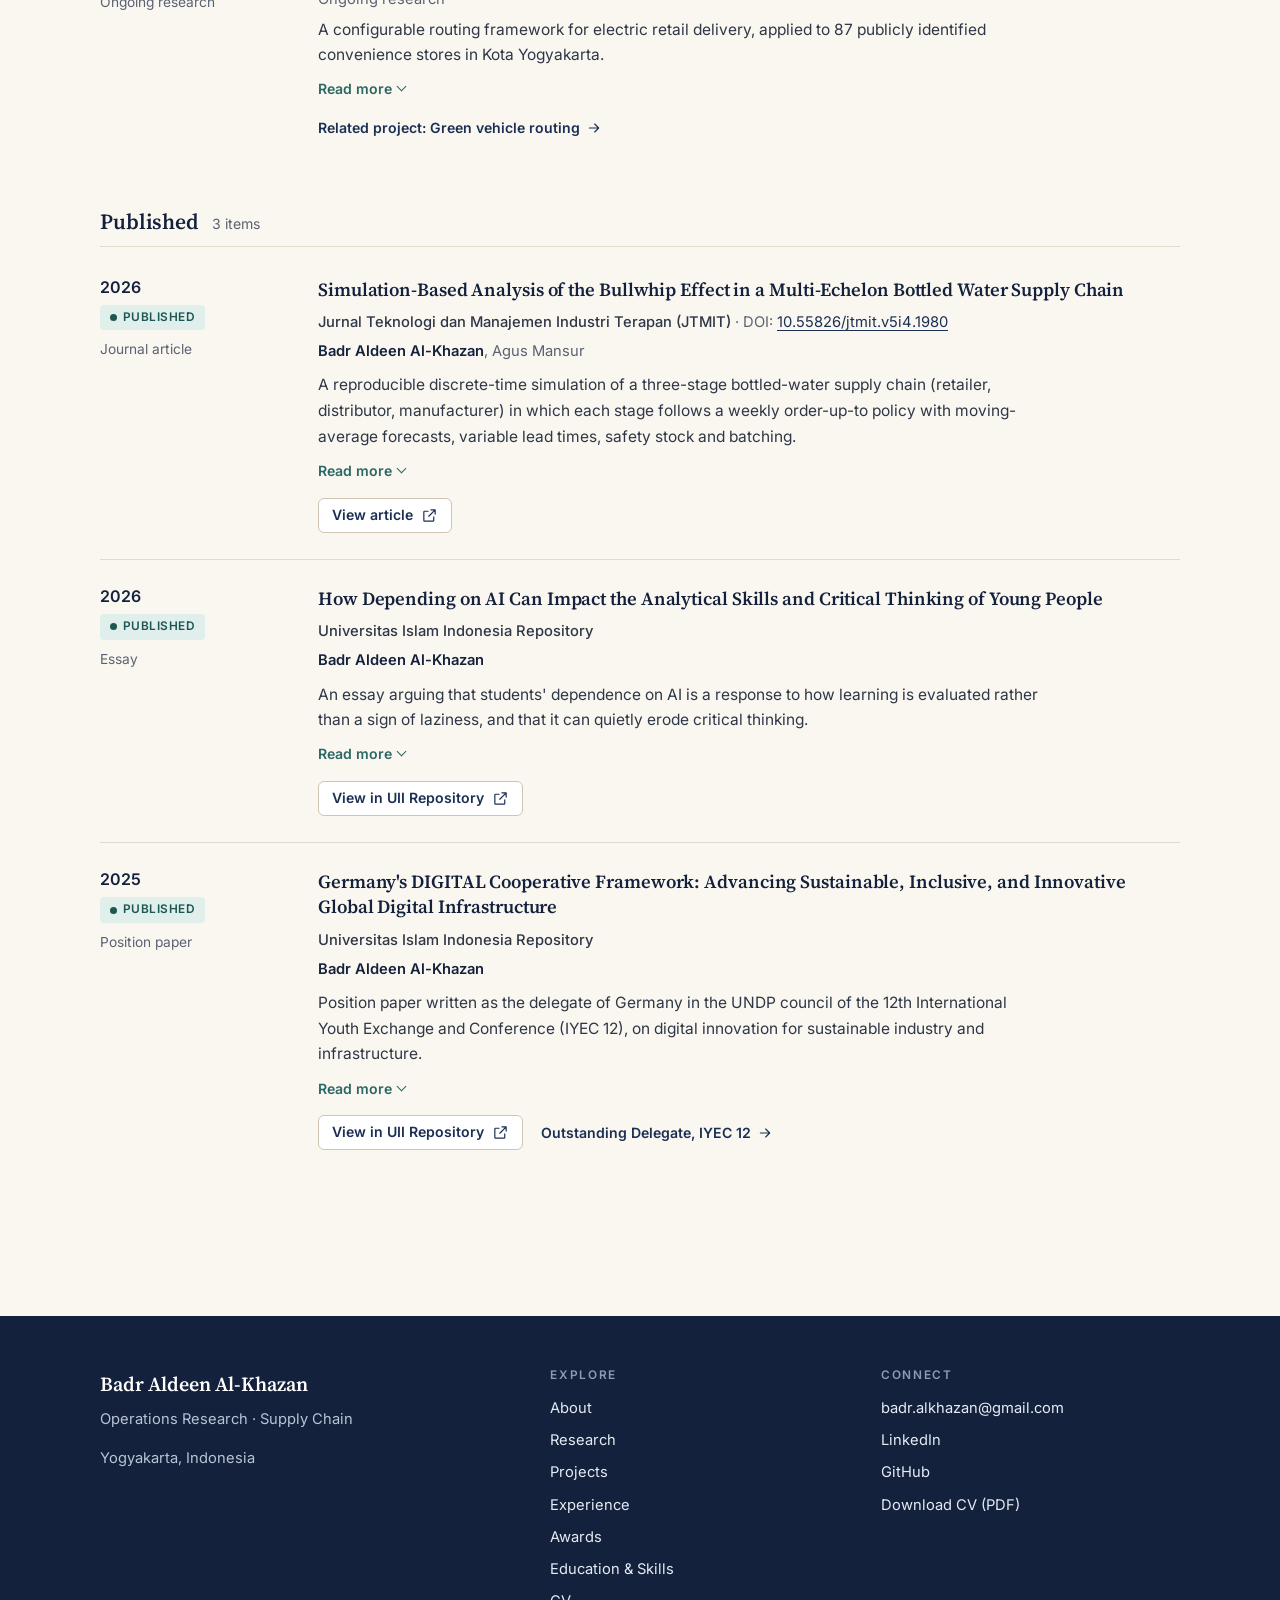
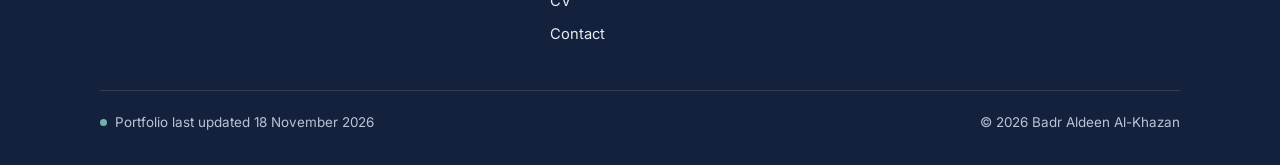
<file: research.html>
<!doctype html>
<html lang="en">
<head>
  <meta charset="utf-8">
  <meta name="viewport" content="width=device-width, initial-scale=1">
  <script>(function(){var d=document.documentElement,l=null,t=null;try{l=new URLSearchParams(location.search).get("lang")}catch(e){}try{if(l)localStorage.setItem("lang",l);else l=localStorage.getItem("lang");t=localStorage.getItem("theme")}catch(e){}if(t==="dark"||t==="light")d.setAttribute("data-theme",t);if(l==="id"||l==="ar"){d.lang=l;if(l==="ar")d.dir="rtl";d.setAttribute("data-lang-pending","")}})();</script>
  <title>Research &amp; Publications · Badr Aldeen Al-Khazan</title>
  <meta name="description" content="Research by Badr Aldeen Al-Khazan in simulation, optimization and supply chains, with the real status of every item.">
  <meta name="author" content="Badr Aldeen Al-Khazan">
  <link rel="canonical" href="https://badralkhazzan-del.github.io/research.html">
  <meta property="og:type" content="website">
  <meta property="og:site_name" content="Badr Aldeen Al-Khazan">
  <meta property="og:title" content="Research &amp; Publications · Badr Aldeen Al-Khazan">
  <meta property="og:description" content="Research by Badr Aldeen Al-Khazan in simulation, optimization and supply chains, with the real status of every item.">
  <meta property="og:url" content="https://badralkhazzan-del.github.io/research.html">
  <meta property="og:image" content="https://badralkhazzan-del.github.io/assets/og-image.jpg">
  <meta property="og:image:width" content="1200">
  <meta property="og:image:height" content="630">
  <meta property="og:image:alt" content="Badr Aldeen Al-Khazan, Operations Research and Supply Chain">
  <meta name="twitter:card" content="summary_large_image">
  <meta name="theme-color" content="#FAF7F0">
  <link rel="icon" href="assets/favicon.svg" type="image/svg+xml">
  <link rel="icon" href="assets/favicon-32.png" sizes="32x32" type="image/png">
  <link rel="apple-touch-icon" href="assets/apple-touch-icon.png">
  <link rel="preconnect" href="https://fonts.googleapis.com">
  <link rel="preconnect" href="https://fonts.gstatic.com" crossorigin>
  <link rel="stylesheet" href="https://fonts.googleapis.com/css2?family=Inter:wght@400;500;600&family=Source+Serif+4:opsz,wght@8..60,500;8..60,600&family=IBM+Plex+Sans+Arabic:wght@400;500;600&family=Noto+Naskh+Arabic:wght@500;600&display=swap">
  <link rel="stylesheet" href="assets/css/main.css?v=20261023">
</head>
<body data-page="research">
  <a class="skip-link" href="#main">Skip to content</a>
  <header class="site-header" id="site-header"></header>
  <main id="main">
    <section class="page-intro" id="page-intro"><div class="wrap">
      <h1>Research &amp; Publications</h1>
      <p>Published work, accepted and conference papers, manuscripts under review and ongoing research. Every item shows its real status, and only published work links to a public copy.</p>
    </div></section>
    <div id="page-content"></div>
    <noscript><p>This site builds its pages with JavaScript. You can still <a href="assets/Badr_Aldeen_CV.pdf">download the CV (PDF)</a>.</p></noscript>
  </main>
  <footer class="site-footer" id="site-footer"></footer>
  <script src="data/site.js?v=20261023"></script>
  <script src="data/links.js?v=20261023"></script>
  <script src="data/research.js?v=20261023"></script>
  <script src="data/projects.js?v=20261023"></script>
  <script src="data/experience.js?v=20261023"></script>
  <script src="data/awards.js?v=20261023"></script>
  <script src="data/education.js?v=20261023"></script>
  <script src="data/programs.js?v=20261023"></script>
  <script src="data/skills.js?v=20261023"></script>
  <script src="assets/js/app.js?v=20261023"></script>
</body>
</html>
</file>
<file: assets/css/main.css>
/* ==========================================================================
   Badr Aldeen Al-Khazan · Portfolio stylesheet
   Light theme: warm ivory, deep navy, muted teal, restrained gold.
   ========================================================================== */

:root {
  /* Surfaces */
  --bg: #FAF7F0;
  --bg-alt: #F2EDE2;
  --surface: #FFFFFF;
  --line: #E2DACB;
  --line-strong: #CFC5B2;

  /* Ink */
  --ink: #14213D;
  --text: #2E3747;
  --muted: #5A6272;

  /* Brand */
  --navy: #1B2F55;
  --navy-deep: #14213D;
  --teal: #2B6763;
  --teal-soft: #E0EFEC;
  --gold: #A67C2E;
  --gold-text: #6E5116;
  --gold-soft: #F3E9D2;

  /* Status badges (text / background) */
  --st-published: #1D5652;   --st-published-bg: #E0EFEC;
  --st-accepted: #1B2F55;    --st-accepted-bg: #E3E9F3;
  --st-conference: #6E5116;  --st-conference-bg: #F3E9D2;
  --st-review: #3B4456;      --st-review-bg: #E9ECF1;
  --st-progress: #2B6763;
  --st-project: #555B66;

  /* Type */
  --font-serif: "Source Serif 4", "Source Serif Pro", "Noto Naskh Arabic", Georgia, "Times New Roman", serif;
  --font-sans: "Inter", "IBM Plex Sans Arabic", system-ui, -apple-system, "Segoe UI", Roboto, "Helvetica Neue", Arial, sans-serif;

  /* Layout */
  --wrap: 1160px;
  --gutter: clamp(16px, 4vw, 40px);
  --radius: 6px;
  --radius-lg: 10px;
  --header-h: 68px;
  --shadow: 0 1px 2px rgba(20, 33, 61, .04), 0 4px 16px rgba(20, 33, 61, .05);

  /* Theme-dependent surfaces */
  --primary: #1B2F55;        /* filled buttons, brand mark, icon tiles */
  --primary-hover: #14213D;
  --panel: #1B2F55;          /* "Let's talk" band */
  --footer-bg: #14213D;
  --header-bg: rgba(250, 247, 240, .94);
  --media-bg: #E9E4D8;
  --media-bg-2: #EDE8DC;
  --portrait-bg: #DDE2E8;
  --paper: #FFFFFF;          /* documents that are white in reality (CV, ERD) */
  --dot: rgba(27, 47, 85, .10);
  color-scheme: light;
}

/* ---------- Dark theme ----------
   Used only when the visitor picks dark mode; light is the default. */
:root[data-theme="dark"] {
  --bg: #0F141D; --bg-alt: #141B27; --surface: #1A2230; --line: #283245; --line-strong: #394559;
  --ink: #EEF1F6; --text: #CED5E1; --muted: #9AA5B8;
  --navy: #9DB9EC; --navy-deep: #C3D4F3;
  --teal: #68BDB3; --teal-soft: #17312F;
  --gold: #CBA251; --gold-text: #E4C47F; --gold-soft: #352B16;
  --st-published: #86D3C9; --st-published-bg: #17312F;
  --st-accepted: #B3C8F0;  --st-accepted-bg: #1C2943;
  --st-conference: #E4C47F; --st-conference-bg: #352B16;
  --st-review: #C6CEDB;    --st-review-bg: #242C3A;
  --st-progress: #86D3C9;  --st-project: #A9B0BC;
  --shadow: 0 1px 2px rgba(0, 0, 0, .35), 0 6px 18px rgba(0, 0, 0, .25);
  --primary: #2E4D86; --primary-hover: #3A5D9C; --panel: #1B2C4D; --footer-bg: #0A0E15;
  --header-bg: rgba(15, 20, 29, .92);
  --media-bg: #1E2635; --media-bg-2: #1E2635; --portrait-bg: #1E2635;
  --dot: rgba(170, 190, 230, .09);
  color-scheme: dark;
}

/* ---------- Base ---------- */
*, *::before, *::after { box-sizing: border-box; }
html { -webkit-text-size-adjust: 100%; scroll-padding-top: calc(var(--header-h) + 16px); }
body {
  margin: 0;
  background: var(--bg);
  color: var(--text);
  font-family: var(--font-sans);
  font-size: 1rem;
  line-height: 1.65;
  text-rendering: optimizeLegibility;
  -webkit-font-smoothing: antialiased;
}
img, video, svg, iframe { max-width: 100%; }
img, video { height: auto; display: block; }
a { color: var(--navy); text-decoration-thickness: 1px; text-underline-offset: 3px; }
a:hover { color: var(--teal); }
:focus-visible { outline: 3px solid var(--teal); outline-offset: 3px; border-radius: 3px; }
::selection { background: var(--teal-soft); color: var(--ink); }

h1, h2, h3, h4 {
  font-family: var(--font-serif);
  color: var(--ink);
  font-weight: 600;
  line-height: 1.2;
  letter-spacing: -0.005em;
  margin: 0 0 .5em;
}
h1 { font-size: clamp(2.3rem, 4.8vw, 3.6rem); letter-spacing: -0.015em; }
h2 { font-size: clamp(1.65rem, 3vw, 2.25rem); }
h3 { font-size: 1.25rem; }
h4 { font-size: 1.05rem; }
p { margin: 0 0 1em; }
ul, ol { margin: 0 0 1em; padding-inline-start: 1.2em; }
li { margin-bottom: .35em; }
strong { color: var(--ink); font-weight: 600; }

.wrap { width: 100%; max-width: var(--wrap); margin-inline: auto; padding-inline: var(--gutter); }
.visually-hidden {
  position: absolute !important; width: 1px; height: 1px; padding: 0; margin: -1px;
  overflow: hidden; clip: rect(0 0 0 0); white-space: nowrap; border: 0;
}
.skip-link {
  position: absolute; inset-inline-start: 12px; top: -60px; z-index: 100;
  background: var(--primary); color: #fff; padding: 10px 16px; border-radius: var(--radius);
  font-weight: 600; text-decoration: none;
}
.skip-link:focus { top: 12px; color: #fff; }

/* ---------- Header ---------- */
.site-header {
  position: sticky; top: 0; z-index: 50;
  background: var(--header-bg);
  backdrop-filter: saturate(140%) blur(6px);
  -webkit-backdrop-filter: saturate(140%) blur(6px);
  border-bottom: 1px solid var(--line);
  min-height: var(--header-h);
}
.site-header .wrap { display: flex; align-items: center; gap: 20px; min-height: var(--header-h); }
.brand { display: inline-flex; align-items: center; gap: 12px; text-decoration: none; color: var(--ink); margin-inline-end: auto; }
.brand-mark {
  width: 38px; height: 38px; border-radius: 4px; background: var(--primary); color: #fff;
  display: grid; place-items: center; font-family: var(--font-serif); font-weight: 600; font-size: 1.05rem; letter-spacing: .02em;
  position: relative;
}
.brand-mark::after { content: ""; position: absolute; inset-inline-end: -4px; bottom: -4px; width: 10px; height: 10px; border-radius: 50%; background: var(--teal); border: 2px solid var(--bg); }
.brand-text { display: flex; flex-direction: column; line-height: 1.15; }
.brand-name { font-family: var(--font-serif); font-weight: 600; font-size: 1.05rem; }
.brand-role { font-size: .74rem; color: var(--muted); letter-spacing: .02em; }
.brand:hover { color: var(--ink); }

.site-nav ul { display: flex; align-items: center; gap: 2px; list-style: none; margin: 0; padding: 0; }
.site-nav li { margin: 0; }
.site-nav a {
  display: block; padding: 8px 8px; border-radius: var(--radius);
  font-size: .92rem; font-weight: 500; color: var(--text); text-decoration: none; white-space: nowrap;
}
.site-nav a:hover { background: var(--bg-alt); color: var(--ink); }
.site-nav a[aria-current="page"] { color: var(--navy); box-shadow: inset 0 -2px 0 var(--teal); border-radius: 0; }
.nav-cta { margin-inline-start: 6px; }
.nav-toggle {
  display: none; align-items: center; gap: 8px; background: none; border: 1px solid var(--line-strong);
  border-radius: var(--radius); padding: 8px 12px; font: 500 .92rem var(--font-sans); color: var(--ink); cursor: pointer;
}
.nav-toggle-bars { width: 18px; height: 12px; position: relative; }
.nav-toggle-bars::before, .nav-toggle-bars::after, .nav-toggle-bars span {
  content: ""; position: absolute; left: 0; right: 0; height: 2px; background: currentColor; border-radius: 2px;
}
.nav-toggle-bars::before { top: 0; } .nav-toggle-bars span { top: 5px; } .nav-toggle-bars::after { bottom: 0; }

/* Compact header: set by app.js whenever the full menu does not fit (depends on language and width). */
.site-header.is-compact .nav-toggle { display: inline-flex; }
.site-header.is-compact .site-nav {
  position: absolute; left: 0; right: 0; top: 100%;
  background: var(--bg); border-bottom: 1px solid var(--line); box-shadow: var(--shadow);
  display: none;
}
.site-header.is-compact .site-nav.is-open { display: block; }
.site-header.is-compact .site-nav ul { flex-direction: column; align-items: stretch; padding: 8px var(--gutter) 16px; gap: 0; }
.site-header.is-compact .site-nav a { padding: 12px 8px; font-size: 1rem; border-bottom: 1px solid var(--line); border-radius: 0; }
.site-header.is-compact .site-nav a[aria-current="page"] { box-shadow: inset 3px 0 0 var(--teal); padding-inline-start: 14px; }
[dir="rtl"] .site-header.is-compact .site-nav a[aria-current="page"] { box-shadow: inset -3px 0 0 var(--teal); }
.site-header.is-compact .nav-cta { margin: 12px 0 0; }
.site-header.is-compact .nav-cta .btn { width: 100%; justify-content: center; }
.brand, .site-nav, .header-tools, .nav-toggle { flex-shrink: 0; }
.brand-text { white-space: nowrap; }
/* The subtitle under the name only shows when there is room (compact header); the full menu needs the space. */
.site-header:not(.is-compact) .brand-role { display: none; }
@media (max-width: 420px) { .brand-role { display: none; } }

/* ---------- Buttons & links ---------- */
.btn {
  display: inline-flex; align-items: center; gap: 8px;
  padding: 11px 18px; border-radius: var(--radius); border: 1px solid transparent;
  font: 600 .95rem/1.2 var(--font-sans); text-decoration: none; cursor: pointer;
  transition: background-color .15s ease, border-color .15s ease, color .15s ease;
}
.btn svg { width: 17px; height: 17px; flex: none; }
.btn-primary { background: var(--primary); color: #fff; }
.btn-primary:hover { background: var(--primary-hover); color: #fff; }
.btn-secondary { background: var(--surface); color: var(--navy); border-color: var(--line-strong); }
.btn-secondary:hover { border-color: var(--navy); color: var(--navy); }
.btn-ghost { background: transparent; color: var(--navy); border-color: transparent; padding-inline: 8px; }
.btn-ghost:hover { color: var(--teal); }
.btn-sm { padding: 8px 13px; font-size: .88rem; }
.btn-row { display: flex; flex-wrap: wrap; gap: 10px; }

.text-link { font-weight: 600; text-decoration: none; display: inline-flex; align-items: center; gap: 6px; }
.text-link svg { width: 16px; height: 16px; transition: transform .15s ease; }
.text-link:hover svg { transform: translateX(3px); }

.icon-links { display: flex; flex-wrap: wrap; gap: 6px 18px; margin: 18px 0 0; padding: 0; list-style: none; }
.icon-links li { margin: 0; }
.icon-links a { display: inline-flex; align-items: center; gap: 7px; font-size: .92rem; font-weight: 500; color: var(--text); text-decoration: none; }
.icon-links a:hover { color: var(--teal); }
.icon-links svg { width: 17px; height: 17px; color: var(--navy); }
.ext::after { content: "↗"; font-size: .8em; margin-inline-start: 2px; color: var(--muted); }

/* ---------- Sections ---------- */
main { display: block; }
.section { padding-block: clamp(56px, 8vw, 96px); }
.section-alt { background: var(--bg-alt); border-block: 1px solid var(--line); }
.section-tight { padding-block: clamp(40px, 6vw, 64px); }
.section-head { display: flex; flex-wrap: wrap; align-items: flex-end; justify-content: space-between; gap: 12px 24px; margin-bottom: 32px; }
.section-head > div { max-width: 720px; }
.section-head h2 { margin-bottom: .25em; }
.section-head p { color: var(--muted); margin: 0; }
.lead { font-size: clamp(1.08rem, 1.6vw, 1.22rem); color: var(--text); line-height: 1.6; }
.muted { color: var(--muted); }
.small { font-size: .88rem; }

/* Page intro (inner pages) */
.page-intro { padding-block: clamp(44px, 7vw, 80px) clamp(28px, 4vw, 44px); border-bottom: 1px solid var(--line); position: relative; overflow: hidden; }
.page-intro::after {
  content: ""; position: absolute; inset: 0; pointer-events: none;
  background-image: radial-gradient(var(--dot) 1px, transparent 1.2px);
  background-size: 22px 22px;
  -webkit-mask-image: linear-gradient(90deg, transparent 45%, #000 100%);
  mask-image: linear-gradient(90deg, transparent 45%, #000 100%);
}
.page-intro .wrap { position: relative; z-index: 1; }
.page-intro h1 { font-size: clamp(2rem, 4vw, 3rem); margin-bottom: .3em; }
.page-intro p { max-width: 720px; color: var(--muted); font-size: 1.08rem; margin: 0; }
.crumbs { font-size: .88rem; color: var(--muted); margin-bottom: 14px; }
.crumbs a { color: var(--muted); }

/* ---------- Hero ---------- */
.hero { position: relative; overflow: hidden; padding-block: clamp(40px, 7vw, 88px) clamp(56px, 8vw, 96px); }
.hero::before {
  content: ""; position: absolute; inset: 0; pointer-events: none;
  background-image: radial-gradient(var(--dot) 1px, transparent 1.2px);
  background-size: 24px 24px;
  -webkit-mask-image: radial-gradient(ellipse 60% 70% at 78% 45%, #000 20%, transparent 75%);
  mask-image: radial-gradient(ellipse 60% 70% at 78% 45%, #000 20%, transparent 75%);
}
.hero .wrap { position: relative; display: grid; grid-template-columns: minmax(0, 1.12fr) minmax(0, .88fr); gap: clamp(32px, 6vw, 80px); align-items: center; }
.hero-identity { display: flex; flex-wrap: wrap; gap: 6px 0; margin: 4px 0 20px; padding: 0; list-style: none; font: 600 .78rem/1.4 var(--font-sans); letter-spacing: .08em; text-transform: uppercase; color: var(--teal); }
.hero-identity li { margin: 0; }
.hero-identity li:not(:last-child)::after { content: "·"; margin: 0 .6em; color: var(--gold); }
.hero h1 { margin-bottom: .2em; }
.hero .lead { max-width: 36em; margin-bottom: 1.1em; }
.hero-stage { display: flex; gap: 10px; align-items: flex-start; color: var(--muted); font-size: .98rem; margin-bottom: 28px; max-width: 38em; }
.hero-stage svg { width: 20px; height: 20px; flex: none; color: var(--gold); margin-top: 2px; }

.portrait { position: relative; margin: 0; justify-self: center; width: min(100%, 420px); }
.portrait-frame { position: relative; border-radius: var(--radius-lg); overflow: hidden; background: var(--portrait-bg); border: 1px solid var(--line-strong); box-shadow: var(--shadow); }
.portrait-frame img { width: 100%; aspect-ratio: 4 / 5; object-fit: cover; object-position: 50% 20%; }
.portrait-media { position: relative; }
.portrait figcaption { display: flex; align-items: center; gap: 8px; margin-top: 16px; font-size: .88rem; color: var(--muted); justify-content: center; }
.portrait figcaption svg { width: 16px; height: 16px; color: var(--teal); }

@media (max-width: 860px) {
  .hero .wrap { grid-template-columns: 1fr; }
  .portrait { order: -1; width: min(78%, 340px); }
  .hero::before { -webkit-mask-image: radial-gradient(ellipse 80% 40% at 50% 20%, #000 20%, transparent 75%); mask-image: radial-gradient(ellipse 80% 40% at 50% 20%, #000 20%, transparent 75%); }
}

/* ---------- Stat tiles ---------- */
.stats { display: grid; grid-template-columns: repeat(auto-fit, minmax(170px, 1fr)); gap: 1px; background: var(--line); border: 1px solid var(--line); border-radius: var(--radius-lg); overflow: hidden; }
.stat { background: var(--surface); padding: 20px 22px; }
.stat-value { font: 600 1.7rem/1.15 var(--font-sans); color: var(--navy); letter-spacing: -0.01em; }
.stats-results { grid-template-columns: repeat(auto-fit, minmax(210px, 1fr)); }
.stats-results .stat-value { font-size: 1.45rem; white-space: nowrap; }
.stat-label { font-size: .88rem; color: var(--muted); margin-top: 4px; line-height: 1.45; }

/* ---------- Grids & cards ---------- */
.grid { display: grid; gap: 20px; }
.grid > *, .two-col > *, .detail-grid > *, .about-grid > * { min-width: 0; }
.grid-2 { grid-template-columns: repeat(2, minmax(0, 1fr)); }
.grid-3 { grid-template-columns: repeat(3, minmax(0, 1fr)); }
.grid-4 { grid-template-columns: repeat(4, minmax(0, 1fr)); }
@media (max-width: 980px) { .grid-4 { grid-template-columns: repeat(2, minmax(0, 1fr)); } .grid-3 { grid-template-columns: repeat(2, minmax(0, 1fr)); } }
@media (max-width: 640px) { .grid-2, .grid-3, .grid-4 { grid-template-columns: 1fr; } }

.card { background: var(--surface); border: 1px solid var(--line); border-radius: var(--radius-lg); padding: 24px; }
.card h3 { margin-bottom: .4em; }
.card > :last-child { margin-bottom: 0; }

.focus-card { position: relative; padding-top: 28px; }
.focus-card .focus-icon { width: 36px; height: 36px; color: var(--teal); margin-bottom: 14px; }
.focus-card h3 { font-size: 1.12rem; }
.focus-card p { color: var(--muted); font-size: .95rem; }
.focus-card .evidence { display: flex; flex-wrap: wrap; gap: 6px; margin-top: 14px; }

.chip {
  display: inline-flex; align-items: center; gap: 6px; max-width: 100%;
  font-size: .8rem; line-height: 1.3; padding: 4px 10px; border-radius: 999px;
  background: var(--bg); border: 1px solid var(--line); color: var(--text); text-decoration: none; white-space: nowrap;
}
a.chip:hover { border-color: var(--teal); color: var(--teal); }
.focus-card .chip, .methods-map .chip { white-space: normal; }
.chip-list { display: flex; flex-wrap: wrap; gap: 6px; margin: 0; padding: 0; list-style: none; }
.chip-list li { margin: 0; }

/* ---------- Status badges ---------- */
.badge {
  display: inline-flex; align-items: center; gap: 6px;
  font: 600 .74rem/1 var(--font-sans); letter-spacing: .04em; text-transform: uppercase;
  padding: 6px 9px; border-radius: 4px; border: 1px solid transparent; white-space: nowrap;
}
.badge::before { content: ""; width: 7px; height: 7px; border-radius: 50%; background: currentColor; flex: none; }
.badge-published { color: var(--st-published); background: var(--st-published-bg); }
.badge-accepted { color: var(--st-accepted); background: var(--st-accepted-bg); }
.badge-accepted::before { border-radius: 1px; }
.badge-conference { color: var(--st-conference); background: var(--st-conference-bg); }
.badge-conference::before { border-radius: 0; transform: rotate(45deg); width: 6px; height: 6px; }
.badge-under-review { color: var(--st-review); background: var(--st-review-bg); }
.badge-under-review::before { background: transparent; border: 1.5px solid currentColor; }
.badge-in-progress { color: var(--st-progress); background: transparent; border: 1px dashed var(--st-progress); }
.badge-in-progress::before { background: linear-gradient(90deg, currentColor 50%, transparent 50%); border: 1px solid currentColor; }
.badge-research-project { color: var(--st-project); background: transparent; border: 1px solid var(--line-strong); }
.badge-research-project::before { display: none; }
.badge-award { color: var(--gold-text); background: var(--gold-soft); }
.badge-award::before { display: none; }
.badge-plain { color: var(--muted); background: var(--bg); border-color: var(--line); }
.badge-plain::before { display: none; }

/* ---------- Research ---------- */
.legend-details > summary { cursor: pointer; font-weight: 600; color: var(--navy); margin-bottom: 14px; width: fit-content; }
.legend-details > summary:hover { color: var(--teal); }
.status-legend { display: grid; grid-template-columns: repeat(auto-fit, minmax(230px, 1fr)); gap: 12px 24px; margin: 0; padding: 0; list-style: none; }
.status-legend li { margin: 0; display: flex; flex-direction: column; gap: 6px; align-items: flex-start; font-size: .88rem; color: var(--muted); }

.filter-bar { display: flex; flex-wrap: wrap; gap: 8px; margin: 0 0 28px; padding: 0; list-style: none; }
.filter-bar li { margin: 0; }
.filter-btn {
  font: 500 .9rem var(--font-sans); padding: 8px 14px; border-radius: 999px; cursor: pointer;
  background: var(--surface); border: 1px solid var(--line-strong); color: var(--text);
}
.filter-btn:hover { border-color: var(--navy); }
.filter-btn[aria-pressed="true"] { background: var(--primary); border-color: var(--primary); color: #fff; }
.filter-btn .count { opacity: .7; margin-inline-start: 4px; font-variant-numeric: tabular-nums; }

.pub-group { margin-bottom: 44px; }
.pub-group[hidden] { display: none; }
.pub-group-head { display: flex; flex-wrap: wrap; align-items: baseline; gap: 6px 14px; border-bottom: 1px solid var(--line); padding-bottom: 10px; margin-bottom: 4px; }
.pub-group-head h2 { font-size: 1.35rem; margin: 0; }
.pub-group-head p { margin: 0; font-size: .88rem; color: var(--muted); }
.pub { display: grid; grid-template-columns: 190px minmax(0, 1fr); gap: 8px 28px; padding: 26px 0; border-bottom: 1px solid var(--line); }
.pub:last-child { border-bottom: 0; }
.pub-meta { display: flex; flex-direction: column; gap: 8px; align-items: flex-start; font-size: .86rem; color: var(--muted); }
.pub-year { font: 600 1rem var(--font-sans); color: var(--ink); }
.pub h3 { font-size: 1.16rem; line-height: 1.35; margin-bottom: .45em; }
.pub-venue { font-size: .92rem; color: var(--muted); margin-bottom: .35em; }
.pub-venue em { font-style: normal; color: var(--text); font-weight: 500; }
.pub-authors { font-size: .92rem; color: var(--muted); margin-bottom: .6em; }
.pub-authors strong { color: var(--ink); }
.pub-summary { font-size: .97rem; margin-bottom: .8em; max-width: 72ch; }
.pub-foot { display: flex; flex-wrap: wrap; gap: 10px 18px; align-items: center; }
.pub-more { margin: -.3em 0 .9em; }
.pub-more > summary { display: inline-flex; align-items: center; gap: 6px; cursor: pointer; font-size: .88rem; font-weight: 600; color: var(--teal); list-style: none; }
.pub-more > summary::-webkit-details-marker { display: none; }
.pub-more > summary::after { content: ""; width: 7px; height: 7px; border-right: 1.6px solid currentColor; border-bottom: 1.6px solid currentColor; transform: translateY(-2px) rotate(45deg); transition: transform .15s; }
.pub-more[open] > summary::after { transform: translateY(1px) rotate(225deg); }
.pub-more[open] > summary { margin-bottom: .6em; }
.pub-topics { margin-top: 4px; }
@media (max-width: 720px) {
  .pub { grid-template-columns: 1fr; }
  .pub-meta { flex-direction: row; flex-wrap: wrap; align-items: center; }
}

/* Compact research cards (Home, project pages) */
.pub-card { display: flex; flex-direction: column; gap: 10px; }
.pub-card .pub-card-top { display: flex; justify-content: space-between; align-items: center; gap: 10px; }
.pub-card h3 { font-size: 1.05rem; line-height: 1.38; margin: 0; }
.pub-card p { font-size: .9rem; color: var(--muted); margin: 0; }
.pub-card .text-link { margin-top: auto; font-size: .9rem; }

/* ---------- Projects ---------- */
.project-feature {
  display: grid; grid-template-columns: minmax(0, .95fr) minmax(0, 1.05fr); gap: 0;
  background: var(--surface); border: 1px solid var(--line); border-radius: var(--radius-lg); overflow: hidden;
}
.project-feature + .project-feature { margin-top: 24px; }
.project-feature:nth-of-type(even) .project-media { order: 2; }
.project-media { position: relative; background: var(--media-bg); min-height: 280px; }
.project-media img { position: absolute; inset: 0; width: 100%; height: 100%; object-fit: cover; }
.project-media.contain img { object-fit: contain; padding: 18px; }
.project-body { padding: clamp(24px, 3.5vw, 40px); display: flex; flex-direction: column; }
.project-body h3 { font-size: clamp(1.3rem, 2.2vw, 1.6rem); margin-bottom: .35em; }
.project-kicker { font-size: .82rem; color: var(--teal); font-weight: 600; letter-spacing: .03em; margin: -2px 0 10px; }
.project-body .tagline { color: var(--text); margin-bottom: 18px; }
.project-highlights { display: grid; grid-template-columns: repeat(auto-fit, minmax(180px, 1fr)); gap: 12px; margin: 0 0 20px; }
.project-highlights div { border-inline-start: 2px solid var(--teal); padding-inline-start: 12px; }
.project-highlights strong { display: block; white-space: nowrap; font: 600 1.15rem/1.2 var(--font-sans); color: var(--navy); }
.project-highlights span { font-size: .84rem; color: var(--muted); line-height: 1.4; display: block; }
.project-body .btn-row { margin-top: auto; }
.recognition-line { display: flex; align-items: center; gap: 8px; font-size: .9rem; color: var(--gold-text); font-weight: 600; margin-bottom: 16px; }
.recognition-line svg { width: 18px; height: 18px; color: var(--gold); flex: none; }
@media (max-width: 860px) {
  .project-feature { grid-template-columns: 1fr; }
  .project-feature:nth-of-type(even) .project-media { order: 0; }
  .project-media { min-height: 0; aspect-ratio: 16 / 10; }
}

.project-card { display: flex; flex-direction: column; padding: 0; overflow: hidden; }
.project-card .thumb { aspect-ratio: 16 / 10; background: var(--media-bg); position: relative; overflow: hidden; }
.project-card .thumb img { width: 100%; height: 100%; object-fit: cover; }
.project-card .thumb.contain img { object-fit: contain; padding: 14px; }
.project-card .thumb.schema { display: flex; flex-wrap: wrap; align-content: center; justify-content: center; gap: 6px; padding: 18px; background: var(--bg); background-image: radial-gradient(var(--dot) 1px, transparent 1.2px); background-size: 18px 18px; }
.schema .entity { font: 600 .74rem var(--font-sans); padding: 6px 9px; border: 1px solid var(--navy); border-radius: 3px; background: var(--surface); color: var(--navy); }
.project-card .body { padding: 20px 22px 22px; display: flex; flex-direction: column; flex: 1; }
.project-card h3 { font-size: 1.1rem; margin-bottom: .35em; }
.project-card p { font-size: .92rem; color: var(--muted); }
.project-card .text-link { margin-top: auto; font-size: .92rem; }

/* Project detail */
.detail-grid { display: grid; grid-template-columns: minmax(0, 1fr) 320px; gap: clamp(28px, 5vw, 64px); align-items: start; }
@media (max-width: 960px) { .detail-grid { grid-template-columns: 1fr; } }
.detail-main section { margin-bottom: 36px; }
.detail-main h2 { font-size: 1.4rem; margin-bottom: .5em; }
.detail-main ol.steps { counter-reset: step; list-style: none; padding: 0; }
.detail-main ol.steps li { counter-increment: step; position: relative; padding-inline-start: 44px; margin-bottom: 14px; }
.detail-main ol.steps li::before {
  content: counter(step); position: absolute; inset-inline-start: 0; top: 0; width: 28px; height: 28px; border-radius: 50%;
  border: 1.5px solid var(--teal); color: var(--teal); font: 600 .85rem/25px var(--font-sans); text-align: center; background: var(--surface);
}
.detail-main ol.steps li:not(:last-child)::after { content: ""; position: absolute; inset-inline-start: 13.5px; top: 30px; bottom: -14px; width: 1.5px; background: var(--line-strong); }
.detail-aside { display: flex; flex-direction: column; gap: 18px; position: sticky; top: calc(var(--header-h) + 20px); }
@media (max-width: 960px) { .detail-aside { position: static; } }
.aside-block > h2, .aside-block > h3 { font: 600 .76rem/1.3 var(--font-sans); text-transform: uppercase; letter-spacing: .12em; color: var(--muted); margin-bottom: 10px; }
.note {
  display: flex; gap: 12px; padding: 14px 16px; border-radius: var(--radius); background: var(--bg-alt); border: 1px solid var(--line);
  font-size: .92rem; color: var(--text);
}
.note svg { width: 18px; height: 18px; flex: none; color: var(--teal); margin-top: 3px; }
.note p { margin: 0; }
.cover { margin: 0 0 8px; border-radius: var(--radius-lg); overflow: hidden; border: 1px solid var(--line); background: var(--media-bg); }
.cover img { width: 100%; max-height: 560px; object-fit: contain; background: var(--media-bg-2); }
.gallery { display: grid; grid-template-columns: repeat(auto-fill, minmax(240px, 1fr)); gap: 20px; align-items: start; }
.gallery figure { margin: 0; }
.gallery figure.wide { grid-column: 1 / -1; }
.gallery .frame { display: block; border: 1px solid var(--line); border-radius: var(--radius); overflow: hidden; background: var(--media-bg-2); }
.gallery .frame img { width: 100%; height: auto; max-height: 460px; object-fit: contain; margin-inline: auto; }
.gallery a.frame:hover { border-color: var(--navy); }
figcaption { font-size: .85rem; color: var(--muted); margin-top: 8px; line-height: 1.45; }
.feature-figure { margin: 0; }
.feature-figure .frame { display: block; border: 1px solid var(--line-strong); border-radius: var(--radius-lg); overflow: hidden; background: var(--paper); }
.feature-figure .frame:hover { border-color: var(--navy); }
.feature-figure img { width: 100%; height: auto; }
.rel-list { list-style: none; padding: 0; margin: 0; border-top: 1px solid var(--line); }
.rel-list li { display: flex; justify-content: space-between; gap: 16px; padding: 9px 0; border-bottom: 1px solid var(--line); margin: 0; font-size: .95rem; }
.rel-type { font: 600 .78rem/1.6 var(--font-sans); color: var(--teal); white-space: nowrap; }
.demo-frame { border: 1px solid var(--line-strong); border-radius: var(--radius-lg); overflow: hidden; background: var(--surface); }
.demo-frame iframe { display: block; width: 100%; height: min(78vh, 760px); border: 0; }
.demo-poster { position: relative; display: block; width: 100%; padding: 0; border: 0; cursor: pointer; background: var(--media-bg-2); }
.demo-poster img { width: 100%; }
.demo-poster .demo-cta {
  position: absolute; left: 50%; top: 50%; transform: translate(-50%, -50%); white-space: nowrap;
  display: inline-flex; align-items: center; gap: 8px; background: var(--primary); color: #fff; padding: 12px 20px; border-radius: var(--radius); font: 600 .95rem var(--font-sans); box-shadow: 0 6px 24px rgba(20,33,61,.25);
}
.demo-poster .demo-cta svg { width: 22px; height: 22px; }
.demo-poster:hover .demo-cta { background: var(--primary-hover); }
.video-frame { max-width: 360px; border: 1px solid var(--line-strong); border-radius: var(--radius-lg); overflow: hidden; background: var(--media-bg-2); }
.pager { display: flex; justify-content: space-between; gap: 16px; border-top: 1px solid var(--line); padding-top: 24px; margin-top: 12px; }
.pager a { text-decoration: none; display: flex; flex-direction: column; gap: 2px; max-width: 48%; }
.pager a span { font-size: .8rem; color: var(--muted); text-transform: uppercase; letter-spacing: .1em; }
.pager a strong { font-family: var(--font-serif); color: var(--navy); font-weight: 600; }
.pager a.next { text-align: end; margin-inline-start: auto; }

/* ---------- Timeline (experience) ---------- */
.timeline { list-style: none; margin: 0; padding: 0; position: relative; }
.timeline::before { content: ""; position: absolute; inset-inline-start: 7px; top: 8px; bottom: 8px; width: 2px; background: var(--line-strong); }
.timeline > li { position: relative; padding-inline-start: 40px; margin-bottom: 28px; }
.timeline > li::before { content: ""; position: absolute; inset-inline-start: 0; top: 6px; width: 16px; height: 16px; border-radius: 50%; background: var(--bg); border: 2px solid var(--teal); }
.timeline > li.is-technical::before { background: var(--teal); }
.role-card { display: grid; grid-template-columns: minmax(0, 1fr) auto; gap: 18px 28px; }
.role-card .role-img { width: 150px; border-radius: var(--radius); overflow: hidden; border: 1px solid var(--line); align-self: start; }
@media (max-width: 640px) { .role-card { grid-template-columns: 1fr; } .role-card .role-img { width: 140px; } }
.role-head { display: flex; flex-wrap: wrap; justify-content: space-between; gap: 4px 16px; margin-bottom: 4px; }
.role-head h3 { margin: 0; font-size: 1.2rem; }
.role-dates { font-size: .88rem; color: var(--muted); font-variant-numeric: tabular-nums; white-space: nowrap; }
.role-org { color: var(--teal); font-weight: 600; font-size: .95rem; margin-bottom: 10px; }
.role-summary { font-size: .92rem; color: var(--muted); }
.progression { list-style: none; padding: 0; margin: 14px 0; display: flex; flex-direction: column; gap: 0; border-inline-start: 1px dashed var(--line-strong); }
.progression li { position: relative; padding-block: 4px 8px; padding-inline: 18px 0; margin: 0; font-size: .92rem; }
.progression li::before { content: ""; position: absolute; inset-inline-start: -4px; top: 11px; width: 7px; height: 7px; border-radius: 50%; background: var(--gold); }
.progression time, .progression .when { display: inline-block; min-width: 132px; color: var(--muted); font-variant-numeric: tabular-nums; }
.kind-tag { font: 600 .7rem/1 var(--font-sans); letter-spacing: .1em; text-transform: uppercase; color: var(--muted); }

/* ---------- Awards ---------- */
.award-card { position: relative; display: grid; grid-template-columns: 220px minmax(0, 1fr); gap: 26px; padding: 22px; border-top: 3px solid var(--gold); align-items: stretch; }
.award-card .award-img { border-radius: var(--radius); overflow: hidden; border: 1px solid var(--line); min-height: 300px; align-self: stretch; background: var(--media-bg-2); position: relative; }
.award-card .award-img picture { position: absolute; inset: 0; }
.award-card .award-img img { width: 100%; height: 100%; object-fit: cover; object-position: 50% 25%; }
.award-card.no-img { grid-template-columns: minmax(0, 1fr); }
.award-body { display: flex; flex-direction: column; min-width: 0; }
.award-body .pub-foot, .award-body .cert-link { margin-top: auto; }
.award-body .cert-link { align-self: flex-start; }
.award-body .pub-foot + .cert-link { margin-top: 12px; }
.award-body > :nth-last-child(2):not(.pub-foot):not(.cert-link) { margin-bottom: 14px; }
.award-card:last-child:nth-child(odd) { grid-column: 1 / -1; }
.award-title { font-family: var(--font-serif); font-size: 1.35rem; color: var(--ink); font-weight: 600; margin: 6px 0 2px; line-height: 1.2; }
.award-event { font-weight: 600; color: var(--navy); margin-bottom: 2px; }
.award-sub { font-size: .9rem; color: var(--muted); margin-bottom: 8px; }
.award-card p { font-size: .92rem; }
.award-card .award-title { font-size: 1.45rem; margin: 0 0 2px; }
.award-card .award-event { font-size: 1rem; }
@media (max-width: 900px) { .award-card:last-child:nth-child(odd) { grid-column: auto; } }
@media (max-width: 560px) { .award-card { grid-template-columns: 1fr; } .award-card .award-img { min-height: 0; aspect-ratio: 4 / 3; } }
.cert-link { display: inline-flex; align-items: center; gap: 12px; margin-top: 14px; padding-block: 8px; padding-inline: 8px 12px; border: 1px solid var(--line); border-radius: var(--radius); background: var(--surface); color: var(--navy); font-weight: 600; font-size: .86rem; text-decoration: none; max-width: 100%; }
.cert-link:hover, .cert-link:focus-visible { border-color: var(--gold); box-shadow: 0 2px 10px rgba(16, 32, 64, .08); }
.cert-row { display: flex; flex-wrap: wrap; column-gap: 12px; }
.cert-row .cert-link { min-width: 0; }
.cert-row .cert-label { white-space: normal; }
.cert-thumb { flex: 0 0 auto; width: 104px; height: 74px; border-radius: 4px; overflow: hidden; border: 1px solid var(--line); line-height: 0; }
.cert-thumb img { width: 100%; height: 100%; object-fit: cover; object-position: 50% 30%; display: block; }
.cert-label { display: inline-flex; align-items: center; gap: 6px; white-space: nowrap; }
.cert-label svg { width: 16px; height: 16px; flex: 0 0 auto; }
.award-mini { display: flex; flex-direction: column; gap: 4px; padding: 18px 20px; border-top: 3px solid var(--gold); }
.award-mini .award-title { font-size: 1.12rem; margin: 0; }
.award-mini .award-event { font-size: .92rem; }
.award-mini .award-sub { margin: 0; font-size: .85rem; }

/* ---------- Education / skills ---------- */
.degree { display: grid; grid-template-columns: minmax(0, 1fr) auto; gap: 8px 24px; }
.degree h3 { font-size: 1.3rem; }
.degree .facts { display: flex; flex-wrap: wrap; gap: 8px 20px; margin: 6px 0 14px; font-size: .95rem; }
.degree .facts span { display: inline-flex; align-items: center; gap: 6px; }
.degree .facts svg { width: 16px; height: 16px; color: var(--teal); }
.gpa { text-align: center; padding: 14px 18px; border: 1px solid var(--line); border-radius: var(--radius); background: var(--bg); align-self: start; }
.gpa strong { display: block; font: 600 1.6rem/1.1 var(--font-sans); color: var(--navy); }
.gpa span { font-size: .8rem; color: var(--muted); }
@media (max-width: 560px) { .degree { grid-template-columns: 1fr; } .gpa { justify-self: start; } }

.cred { display: flex; gap: 16px; align-items: flex-start; }
.cred .cred-icon { width: 44px; height: 44px; border-radius: var(--radius); background: var(--teal-soft); color: var(--teal); display: grid; place-items: center; flex: none; }
.cred .cred-icon svg { width: 22px; height: 22px; }
.cred h3 { font-size: 1.08rem; margin: 2px 0 4px; }
.cred p { margin: 0; font-size: .9rem; color: var(--muted); }

.lang-list { list-style: none; padding: 0; margin: 0; display: grid; grid-template-columns: repeat(auto-fit, minmax(170px, 1fr)); gap: 12px; }
.lang-list li { margin: 0; background: var(--surface); border: 1px solid var(--line); border-radius: var(--radius); padding: 14px 16px; }
.lang-list strong { display: block; font-size: 1rem; }
.lang-list span { font-size: .88rem; color: var(--muted); }
.lang-bar { display: flex; gap: 3px; margin-top: 8px; }
.lang-bar i { width: 100%; height: 4px; border-radius: 2px; background: var(--line); }
.lang-bar i.on { background: var(--teal); }

.skill-group h3 { font-size: 1.05rem; display: flex; align-items: center; gap: 10px; }
.skill-group h3::before { content: ""; width: 8px; height: 8px; background: var(--teal); border-radius: 2px; transform: rotate(45deg); }
.skill-group ul { list-style: none; padding: 0; margin: 0; }
.skill-group li { padding: 8px 0; border-bottom: 1px solid var(--line); font-size: .93rem; display: block; margin: 0; line-height: 1.45; }
.skill-group li:last-child { border-bottom: 0; }
.skill-group li > span { display: block; }
.skill-group .used { font-size: .8rem; color: var(--muted); margin-top: 2px; }
.skill-group .used a { color: var(--teal); }

.program-list { list-style: none; margin: 0; padding: 0; border-top: 1px solid var(--line); }
.program-list li { display: grid; grid-template-columns: 170px minmax(0, 1fr); gap: 4px 24px; padding: 14px 0; border-bottom: 1px solid var(--line); margin: 0; }
.program-list .when { font-size: .86rem; color: var(--muted); font-variant-numeric: tabular-nums; }
.program-list .what strong { display: block; font-weight: 600; font-size: .97rem; line-height: 1.4; }
.program-list .what span { font-size: .88rem; color: var(--muted); }
.program-list li.highlight .what strong::after { content: attr(data-badge); margin-inline-start: 8px; font: 600 .66rem/1 var(--font-sans); letter-spacing: .08em; text-transform: uppercase; color: var(--gold-text); background: var(--gold-soft); padding: 3px 6px; border-radius: 3px; vertical-align: 2px; }
@media (max-width: 640px) { .program-list li { grid-template-columns: 1fr; } }

/* ---------- About ---------- */
.prose { max-width: 70ch; }
.prose p { font-size: 1.05rem; line-height: 1.75; margin-bottom: 1.15em; }
.prose p:first-child { font-size: 1.14rem; color: var(--ink); }
.about-grid { display: grid; grid-template-columns: minmax(0, 1fr) 340px; gap: clamp(32px, 5vw, 72px); align-items: start; }
@media (max-width: 960px) { .about-grid { grid-template-columns: 1fr; } }
.about-figure { margin: 0; }
.about-figure .frame { border-radius: var(--radius-lg); overflow: hidden; border: 1px solid var(--line); }
.methods-map { display: grid; gap: 0; border-top: 1px solid var(--line); }
.methods-map .row { display: grid; grid-template-columns: 220px minmax(0, 1fr); gap: 8px 24px; padding: 14px 0; border-bottom: 1px solid var(--line); align-items: baseline; }
.methods-map .row > strong { font-weight: 600; color: var(--ink); }
@media (max-width: 640px) { .methods-map .row { grid-template-columns: 1fr; } }
.tag-list { list-style: none; padding: 0; margin: 0; display: flex; flex-wrap: wrap; gap: 8px; }
.tag-list li { margin: 0; padding: 7px 12px; border-radius: var(--radius); background: var(--surface); border: 1px solid var(--line); font-size: .92rem; }
.pull { font-family: var(--font-serif); font-size: clamp(1.25rem, 2.2vw, 1.55rem); line-height: 1.45; color: var(--ink); border-inline-start: 3px solid var(--gold); padding-block: 4px; padding-inline: 22px 0; margin: 0; max-width: 60ch; }

/* ---------- Now list ---------- */
.now-list { list-style: none; margin: 0; padding: 0; display: grid; gap: 10px; }
.now-list li { display: flex; gap: 12px; align-items: flex-start; margin: 0; font-size: .98rem; }
.now-list li::before { content: ""; width: 9px; height: 9px; border-radius: 50%; margin-top: 8px; background: var(--teal); box-shadow: 0 0 0 4px var(--teal-soft); flex: none; }

/* ---------- CV & contact ---------- */
.cv-viewer { border: 1px solid var(--line-strong); border-radius: var(--radius-lg); overflow: hidden; background: var(--media-bg); }
.cv-viewer object, .cv-viewer iframe { display: block; width: 100%; height: min(120vh, 1150px); border: 0; }
.cv-viewer object { height: auto; aspect-ratio: 596 / 842; }
.cv-preview { display: block; background: var(--paper); }
.cv-preview img { width: 100%; height: auto; }
.contact-list { list-style: none; padding: 0; margin: 0; display: grid; gap: 12px; }
.contact-list li { margin: 0; }
.contact-item { display: flex; align-items: center; gap: 16px; padding: 18px 20px; background: var(--surface); border: 1px solid var(--line); border-radius: var(--radius-lg); text-decoration: none; color: var(--text); }
a.contact-item:hover { border-color: var(--navy); color: var(--text); }
.contact-item .ci-icon { width: 44px; height: 44px; border-radius: var(--radius); background: var(--primary); color: #fff; display: grid; place-items: center; flex: none; }
.contact-item .ci-icon svg { width: 20px; height: 20px; }
.contact-item strong { display: block; color: var(--ink); }
.contact-item span { font-size: .92rem; color: var(--muted); word-break: break-word; }
.copy-btn { margin-inline-start: auto; }

.cta-band { background: var(--panel); color: #E6EBF3; border-radius: var(--radius-lg); padding: clamp(28px, 5vw, 48px); display: grid; grid-template-columns: minmax(0, 1fr) auto; gap: 20px 32px; align-items: center; position: relative; overflow: hidden; }
.cta-band::after { content: ""; position: absolute; inset: 0; background-image: radial-gradient(rgba(255,255,255,.08) 1px, transparent 1.2px); background-size: 20px 20px; -webkit-mask-image: linear-gradient(90deg, transparent 40%, #000); mask-image: linear-gradient(90deg, transparent 40%, #000); pointer-events: none; }
.cta-band > * { position: relative; z-index: 1; }
.cta-band h2 { color: #fff; margin-bottom: .3em; }
.cta-band p { margin: 0; color: #C9D2E1; }
.cta-band .btn-primary { background: #fff; color: #1B2F55; }
.cta-band .btn-primary:hover { background: #F3E9D2; color: #1B2F55; }
.cta-band .btn-secondary { background: transparent; color: #fff; border-color: rgba(255,255,255,.4); }
.cta-band .btn-secondary:hover { border-color: #fff; color: #fff; }
@media (max-width: 760px) { .cta-band { grid-template-columns: 1fr; } }

/* ---------- Footer ---------- */
.site-footer { background: var(--footer-bg); color: #B9C3D6; margin-top: 0; padding-block: 52px 32px; font-size: .92rem; }
.site-footer a { color: #E6EBF3; text-decoration: none; }
.site-footer a:hover { color: #fff; text-decoration: underline; }
.footer-grid { display: grid; grid-template-columns: minmax(0, 1.4fr) minmax(0, 1fr) minmax(0, 1fr); gap: 32px; }
@media (max-width: 760px) { .footer-grid { grid-template-columns: 1fr; } }
.footer-name { font-family: var(--font-serif); color: #fff; font-size: 1.25rem; font-weight: 600; margin-bottom: 6px; }
.site-footer h2 { font: 600 .74rem/1.3 var(--font-sans); letter-spacing: .14em; text-transform: uppercase; color: #8E9BB3; margin-bottom: 12px; }
.site-footer ul { list-style: none; padding: 0; margin: 0; }
.site-footer li { margin-bottom: 8px; }
.footer-base { display: flex; flex-wrap: wrap; justify-content: space-between; gap: 8px 24px; border-top: 1px solid rgba(255,255,255,.12); margin-top: 36px; padding-top: 20px; font-size: .84rem; }
.updated { display: inline-flex; align-items: center; gap: 8px; }
.updated::before { content: ""; width: 7px; height: 7px; border-radius: 50%; background: #6FB3AC; }

/* ---------- Misc ---------- */
.nowrap { white-space: nowrap; }
@media (max-width: 560px) { .hero-identity li:not(:last-child)::after { display: none; } .hero-identity { flex-direction: column; gap: 2px; } }
.inline-icon { width: 16px; height: 16px; vertical-align: -3px; color: var(--teal); }
.site-nav .nav-cta a.btn { color: #fff; padding: 8px 14px; border-radius: var(--radius); border-bottom: 0; box-shadow: none; }
.site-nav .nav-cta a.btn:hover { background: var(--primary-hover); color: #fff; }
.stack > * + * { margin-top: 16px; }
.two-col { display: grid; grid-template-columns: repeat(2, minmax(0, 1fr)); gap: clamp(24px, 4vw, 56px); }
@media (max-width: 860px) { .two-col { grid-template-columns: 1fr; } }
.divider { height: 1px; background: var(--line); border: 0; margin: 40px 0; }
.empty { color: var(--muted); font-style: italic; }
noscript p { padding: 16px var(--gutter); background: var(--gold-soft); margin: 0; }

.reveal { opacity: 0; transform: translateY(10px); transition: opacity .5s ease, transform .5s ease; }
.reveal.is-in { opacity: 1; transform: none; }

@media (prefers-reduced-motion: reduce) {
  html { scroll-behavior: auto; }
  *, *::before, *::after { transition-duration: .01ms !important; animation-duration: .01ms !important; }
  .reveal { opacity: 1; transform: none; }
}

@media print {
  :root, :root[data-theme="dark"] {
    --bg: #fff; --bg-alt: #fff; --surface: #fff; --line: #ddd; --line-strong: #ccc;
    --ink: #000; --text: #222; --muted: #444; --navy: #1B2F55; --teal: #2B6763; color-scheme: light;
  }
  .site-header, .site-footer, .nav-toggle, .filter-bar, .btn-row, .cta-band { display: none !important; }
  body { background: #fff; }
  .section, .page-intro { padding-block: 16px; }
  a { color: inherit; }
}

/* ---------- Header tools: language and theme ---------- */
.header-tools { display: flex; align-items: center; gap: 8px; }
.lang-switch { display: inline-flex; border: 1px solid var(--line-strong); border-radius: var(--radius); overflow: hidden; }
.lang-switch button {
  font: 600 .78rem/1 var(--font-sans); padding: 8px 9px; min-width: 34px; border: 0; background: transparent; color: var(--muted); cursor: pointer;
}
.lang-switch button + button { border-inline-start: 1px solid var(--line-strong); }
.lang-switch button:hover { color: var(--ink); background: var(--bg-alt); }
.lang-switch button[aria-pressed="true"] { background: var(--primary); color: #fff; }
.lang-switch button[lang="ar"] { font-family: "IBM Plex Sans Arabic", var(--font-sans); font-size: .86rem; padding-block: 6px 7px; }
.theme-toggle {
  display: inline-grid; place-items: center; width: 34px; height: 34px; border-radius: var(--radius);
  border: 1px solid var(--line-strong); background: transparent; color: var(--ink); cursor: pointer;
}
.theme-toggle:hover { background: var(--bg-alt); }
.theme-toggle svg { width: 18px; height: 18px; }
.theme-toggle .i-sun { display: none; }
:root[data-theme="dark"] .theme-toggle .i-sun { display: block; }
:root[data-theme="dark"] .theme-toggle .i-moon { display: none; }
@media (max-width: 600px) {
  .brand-text { display: none; }
  .nav-toggle { padding-inline: 10px; }
}

/* ---------- Right-to-left (Arabic) ---------- */
[dir="rtl"] .i-arrow { transform: scaleX(-1); }
[dir="rtl"] .text-link:hover svg.i-arrow { transform: scaleX(-1) translateX(3px); }
[dir="rtl"] .page-intro::after { -webkit-mask-image: linear-gradient(270deg, transparent 45%, #000 100%); mask-image: linear-gradient(270deg, transparent 45%, #000 100%); }
[dir="rtl"] .hero::before { -webkit-mask-image: radial-gradient(ellipse 60% 70% at 22% 45%, #000 20%, transparent 75%); mask-image: radial-gradient(ellipse 60% 70% at 22% 45%, #000 20%, transparent 75%); }
[dir="rtl"] .cta-band::after { -webkit-mask-image: linear-gradient(270deg, transparent 40%, #000); mask-image: linear-gradient(270deg, transparent 40%, #000); }
/* Arabic script must not be letter-spaced, and reads better a little larger and looser. */
:lang(ar) *, :lang(ar) *::before, :lang(ar) *::after { letter-spacing: 0 !important; }
:lang(ar) body { line-height: 1.85; }
:lang(ar) h1, :lang(ar) h2, :lang(ar) h3 { line-height: 1.45; }
:lang(ar) .hero-identity, :lang(ar) .badge, :lang(ar) .kind-tag { font-size: .84rem; }
/* Keep Latin-only items (emails, links, numbers) left-to-right inside Arabic text. */
[dir="rtl"] .ltr { direction: ltr; unicode-bidi: isolate; }
[dir="rtl"] .stat-value, [dir="rtl"] .project-highlights strong { text-align: right; }
/* Hide the English page intro until the translation is applied. */
html[data-lang-pending] #page-intro .wrap { visibility: hidden; }
</file>
